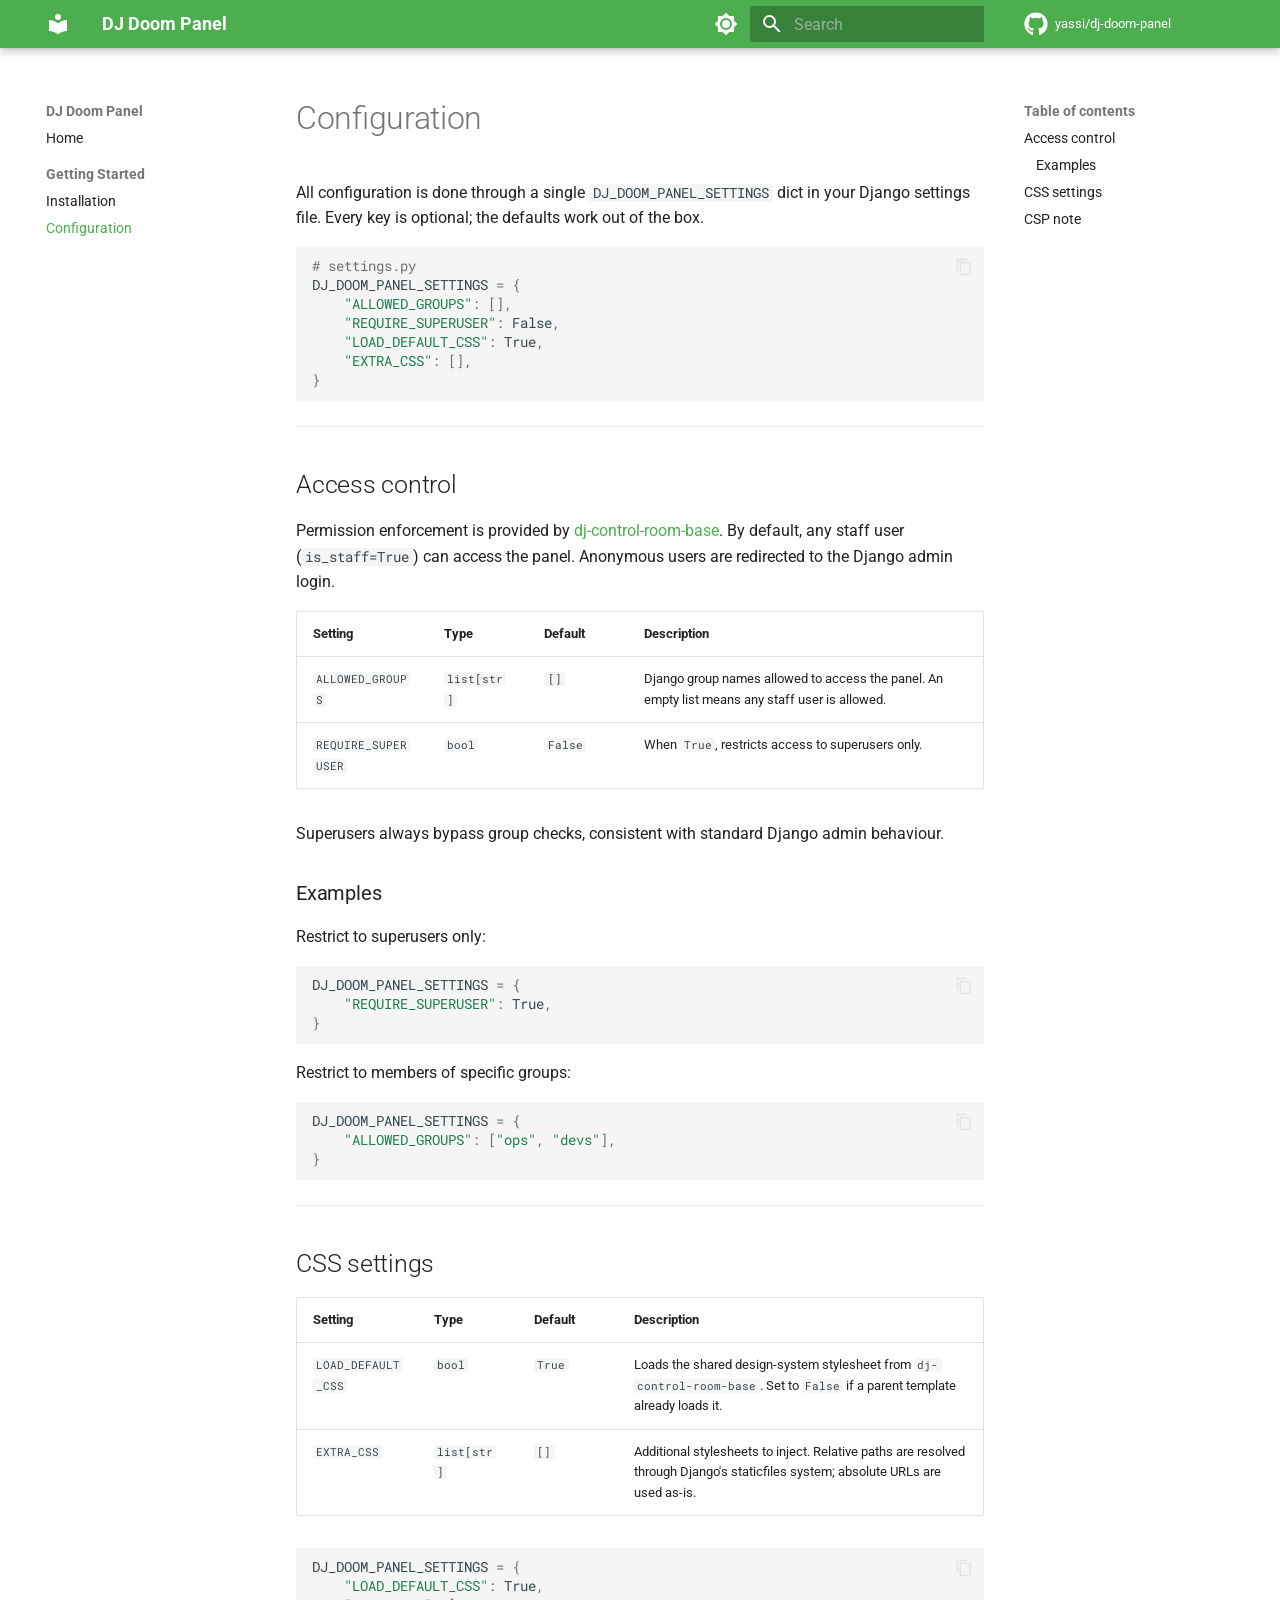
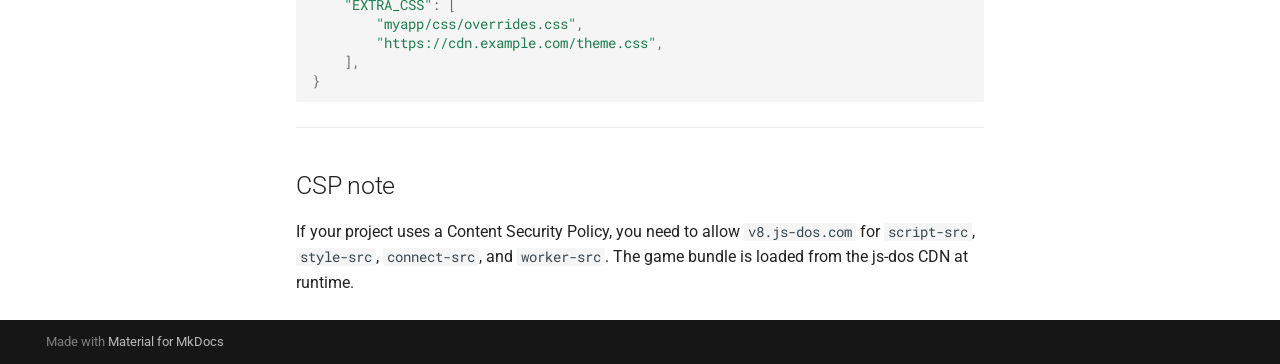
<file: configuration/index.html>
<!doctype html>
<html lang="en" class="no-js">
  <head>
    
      <meta charset="utf-8">
      <meta name="viewport" content="width=device-width,initial-scale=1">
      
        <meta name="description" content="Kill hordes of demons as the doomslayer">
      
      
        <meta name="author" content="Yasser Toruno">
      
      
        <link rel="canonical" href="https://yassi.github.io/dj-doom-panel/configuration/">
      
      
        <link rel="prev" href="../installation/">
      
      
      <link rel="icon" href="../assets/images/favicon.png">
      <meta name="generator" content="mkdocs-1.6.1, mkdocs-material-9.1.12">
    
    
      
        <title>Configuration - DJ Doom Panel</title>
      
    
    
      <link rel="stylesheet" href="../assets/stylesheets/main.85bb2934.min.css">
      
        
        <link rel="stylesheet" href="../assets/stylesheets/palette.a6bdf11c.min.css">
      
      

    
    
    
      
        
        
        <link rel="preconnect" href="https://fonts.gstatic.com" crossorigin>
        <link rel="stylesheet" href="https://fonts.googleapis.com/css?family=Roboto:300,300i,400,400i,700,700i%7CRoboto+Mono:400,400i,700,700i&display=fallback">
        <style>:root{--md-text-font:"Roboto";--md-code-font:"Roboto Mono"}</style>
      
    
    
    <script>__md_scope=new URL("..",location),__md_hash=e=>[...e].reduce((e,_)=>(e<<5)-e+_.charCodeAt(0),0),__md_get=(e,_=localStorage,t=__md_scope)=>JSON.parse(_.getItem(t.pathname+"."+e)),__md_set=(e,_,t=localStorage,a=__md_scope)=>{try{t.setItem(a.pathname+"."+e,JSON.stringify(_))}catch(e){}}</script>
    
      

    
    
    
  </head>
  
  
    
    
      
    
    
    
    
    <body dir="ltr" data-md-color-scheme="default" data-md-color-primary="green" data-md-color-accent="green">
  
    
    
      <script>var palette=__md_get("__palette");if(palette&&"object"==typeof palette.color)for(var key of Object.keys(palette.color))document.body.setAttribute("data-md-color-"+key,palette.color[key])</script>
    
    <input class="md-toggle" data-md-toggle="drawer" type="checkbox" id="__drawer" autocomplete="off">
    <input class="md-toggle" data-md-toggle="search" type="checkbox" id="__search" autocomplete="off">
    <label class="md-overlay" for="__drawer"></label>
    <div data-md-component="skip">
      
        
        <a href="#configuration" class="md-skip">
          Skip to content
        </a>
      
    </div>
    <div data-md-component="announce">
      
    </div>
    
    
      

  

<header class="md-header md-header--shadow md-header--lifted" data-md-component="header">
  <nav class="md-header__inner md-grid" aria-label="Header">
    <a href=".." title="DJ Doom Panel" class="md-header__button md-logo" aria-label="DJ Doom Panel" data-md-component="logo">
      
  
  <svg xmlns="http://www.w3.org/2000/svg" viewBox="0 0 24 24"><path d="M12 8a3 3 0 0 0 3-3 3 3 0 0 0-3-3 3 3 0 0 0-3 3 3 3 0 0 0 3 3m0 3.54C9.64 9.35 6.5 8 3 8v11c3.5 0 6.64 1.35 9 3.54 2.36-2.19 5.5-3.54 9-3.54V8c-3.5 0-6.64 1.35-9 3.54Z"/></svg>

    </a>
    <label class="md-header__button md-icon" for="__drawer">
      <svg xmlns="http://www.w3.org/2000/svg" viewBox="0 0 24 24"><path d="M3 6h18v2H3V6m0 5h18v2H3v-2m0 5h18v2H3v-2Z"/></svg>
    </label>
    <div class="md-header__title" data-md-component="header-title">
      <div class="md-header__ellipsis">
        <div class="md-header__topic">
          <span class="md-ellipsis">
            DJ Doom Panel
          </span>
        </div>
        <div class="md-header__topic" data-md-component="header-topic">
          <span class="md-ellipsis">
            
              Configuration
            
          </span>
        </div>
      </div>
    </div>
    
      
        <form class="md-header__option" data-md-component="palette">
          
            
            
            
            <input class="md-option" data-md-color-media="" data-md-color-scheme="default" data-md-color-primary="green" data-md-color-accent="green"  aria-label="Switch to dark mode"  type="radio" name="__palette" id="__palette_1">
            
              <label class="md-header__button md-icon" title="Switch to dark mode" for="__palette_2" hidden>
                <svg xmlns="http://www.w3.org/2000/svg" viewBox="0 0 24 24"><path d="M12 8a4 4 0 0 0-4 4 4 4 0 0 0 4 4 4 4 0 0 0 4-4 4 4 0 0 0-4-4m0 10a6 6 0 0 1-6-6 6 6 0 0 1 6-6 6 6 0 0 1 6 6 6 6 0 0 1-6 6m8-9.31V4h-4.69L12 .69 8.69 4H4v4.69L.69 12 4 15.31V20h4.69L12 23.31 15.31 20H20v-4.69L23.31 12 20 8.69Z"/></svg>
              </label>
            
          
            
            
            
            <input class="md-option" data-md-color-media="" data-md-color-scheme="slate" data-md-color-primary="green" data-md-color-accent="green"  aria-label="Switch to light mode"  type="radio" name="__palette" id="__palette_2">
            
              <label class="md-header__button md-icon" title="Switch to light mode" for="__palette_1" hidden>
                <svg xmlns="http://www.w3.org/2000/svg" viewBox="0 0 24 24"><path d="M12 18c-.89 0-1.74-.2-2.5-.55C11.56 16.5 13 14.42 13 12c0-2.42-1.44-4.5-3.5-5.45C10.26 6.2 11.11 6 12 6a6 6 0 0 1 6 6 6 6 0 0 1-6 6m8-9.31V4h-4.69L12 .69 8.69 4H4v4.69L.69 12 4 15.31V20h4.69L12 23.31 15.31 20H20v-4.69L23.31 12 20 8.69Z"/></svg>
              </label>
            
          
        </form>
      
    
    
    
      <label class="md-header__button md-icon" for="__search">
        <svg xmlns="http://www.w3.org/2000/svg" viewBox="0 0 24 24"><path d="M9.5 3A6.5 6.5 0 0 1 16 9.5c0 1.61-.59 3.09-1.56 4.23l.27.27h.79l5 5-1.5 1.5-5-5v-.79l-.27-.27A6.516 6.516 0 0 1 9.5 16 6.5 6.5 0 0 1 3 9.5 6.5 6.5 0 0 1 9.5 3m0 2C7 5 5 7 5 9.5S7 14 9.5 14 14 12 14 9.5 12 5 9.5 5Z"/></svg>
      </label>
      <div class="md-search" data-md-component="search" role="dialog">
  <label class="md-search__overlay" for="__search"></label>
  <div class="md-search__inner" role="search">
    <form class="md-search__form" name="search">
      <input type="text" class="md-search__input" name="query" aria-label="Search" placeholder="Search" autocapitalize="off" autocorrect="off" autocomplete="off" spellcheck="false" data-md-component="search-query" required>
      <label class="md-search__icon md-icon" for="__search">
        <svg xmlns="http://www.w3.org/2000/svg" viewBox="0 0 24 24"><path d="M9.5 3A6.5 6.5 0 0 1 16 9.5c0 1.61-.59 3.09-1.56 4.23l.27.27h.79l5 5-1.5 1.5-5-5v-.79l-.27-.27A6.516 6.516 0 0 1 9.5 16 6.5 6.5 0 0 1 3 9.5 6.5 6.5 0 0 1 9.5 3m0 2C7 5 5 7 5 9.5S7 14 9.5 14 14 12 14 9.5 12 5 9.5 5Z"/></svg>
        <svg xmlns="http://www.w3.org/2000/svg" viewBox="0 0 24 24"><path d="M20 11v2H8l5.5 5.5-1.42 1.42L4.16 12l7.92-7.92L13.5 5.5 8 11h12Z"/></svg>
      </label>
      <nav class="md-search__options" aria-label="Search">
        
          <a href="javascript:void(0)" class="md-search__icon md-icon" title="Share" aria-label="Share" data-clipboard data-clipboard-text="" data-md-component="search-share" tabindex="-1">
            <svg xmlns="http://www.w3.org/2000/svg" viewBox="0 0 24 24"><path d="M18 16.08c-.76 0-1.44.3-1.96.77L8.91 12.7c.05-.23.09-.46.09-.7 0-.24-.04-.47-.09-.7l7.05-4.11c.54.5 1.25.81 2.04.81a3 3 0 0 0 3-3 3 3 0 0 0-3-3 3 3 0 0 0-3 3c0 .24.04.47.09.7L8.04 9.81C7.5 9.31 6.79 9 6 9a3 3 0 0 0-3 3 3 3 0 0 0 3 3c.79 0 1.5-.31 2.04-.81l7.12 4.15c-.05.21-.08.43-.08.66 0 1.61 1.31 2.91 2.92 2.91 1.61 0 2.92-1.3 2.92-2.91A2.92 2.92 0 0 0 18 16.08Z"/></svg>
          </a>
        
        <button type="reset" class="md-search__icon md-icon" title="Clear" aria-label="Clear" tabindex="-1">
          <svg xmlns="http://www.w3.org/2000/svg" viewBox="0 0 24 24"><path d="M19 6.41 17.59 5 12 10.59 6.41 5 5 6.41 10.59 12 5 17.59 6.41 19 12 13.41 17.59 19 19 17.59 13.41 12 19 6.41Z"/></svg>
        </button>
      </nav>
      
    </form>
    <div class="md-search__output">
      <div class="md-search__scrollwrap" data-md-scrollfix>
        <div class="md-search-result" data-md-component="search-result">
          <div class="md-search-result__meta">
            Initializing search
          </div>
          <ol class="md-search-result__list" role="presentation"></ol>
        </div>
      </div>
    </div>
  </div>
</div>
    
    
      <div class="md-header__source">
        <a href="https://github.com/yassi/dj-doom-panel" title="Go to repository" class="md-source" data-md-component="source">
  <div class="md-source__icon md-icon">
    
    <svg xmlns="http://www.w3.org/2000/svg" viewBox="0 0 496 512"><!--! Font Awesome Free 6.4.0 by @fontawesome - https://fontawesome.com License - https://fontawesome.com/license/free (Icons: CC BY 4.0, Fonts: SIL OFL 1.1, Code: MIT License) Copyright 2023 Fonticons, Inc.--><path d="M165.9 397.4c0 2-2.3 3.6-5.2 3.6-3.3.3-5.6-1.3-5.6-3.6 0-2 2.3-3.6 5.2-3.6 3-.3 5.6 1.3 5.6 3.6zm-31.1-4.5c-.7 2 1.3 4.3 4.3 4.9 2.6 1 5.6 0 6.2-2s-1.3-4.3-4.3-5.2c-2.6-.7-5.5.3-6.2 2.3zm44.2-1.7c-2.9.7-4.9 2.6-4.6 4.9.3 2 2.9 3.3 5.9 2.6 2.9-.7 4.9-2.6 4.6-4.6-.3-1.9-3-3.2-5.9-2.9zM244.8 8C106.1 8 0 113.3 0 252c0 110.9 69.8 205.8 169.5 239.2 12.8 2.3 17.3-5.6 17.3-12.1 0-6.2-.3-40.4-.3-61.4 0 0-70 15-84.7-29.8 0 0-11.4-29.1-27.8-36.6 0 0-22.9-15.7 1.6-15.4 0 0 24.9 2 38.6 25.8 21.9 38.6 58.6 27.5 72.9 20.9 2.3-16 8.8-27.1 16-33.7-55.9-6.2-112.3-14.3-112.3-110.5 0-27.5 7.6-41.3 23.6-58.9-2.6-6.5-11.1-33.3 2.6-67.9 20.9-6.5 69 27 69 27 20-5.6 41.5-8.5 62.8-8.5s42.8 2.9 62.8 8.5c0 0 48.1-33.6 69-27 13.7 34.7 5.2 61.4 2.6 67.9 16 17.7 25.8 31.5 25.8 58.9 0 96.5-58.9 104.2-114.8 110.5 9.2 7.9 17 22.9 17 46.4 0 33.7-.3 75.4-.3 83.6 0 6.5 4.6 14.4 17.3 12.1C428.2 457.8 496 362.9 496 252 496 113.3 383.5 8 244.8 8zM97.2 352.9c-1.3 1-1 3.3.7 5.2 1.6 1.6 3.9 2.3 5.2 1 1.3-1 1-3.3-.7-5.2-1.6-1.6-3.9-2.3-5.2-1zm-10.8-8.1c-.7 1.3.3 2.9 2.3 3.9 1.6 1 3.6.7 4.3-.7.7-1.3-.3-2.9-2.3-3.9-2-.6-3.6-.3-4.3.7zm32.4 35.6c-1.6 1.3-1 4.3 1.3 6.2 2.3 2.3 5.2 2.6 6.5 1 1.3-1.3.7-4.3-1.3-6.2-2.2-2.3-5.2-2.6-6.5-1zm-11.4-14.7c-1.6 1-1.6 3.6 0 5.9 1.6 2.3 4.3 3.3 5.6 2.3 1.6-1.3 1.6-3.9 0-6.2-1.4-2.3-4-3.3-5.6-2z"/></svg>
  </div>
  <div class="md-source__repository">
    yassi/dj-doom-panel
  </div>
</a>
      </div>
    
  </nav>
  
    
  
</header>
    
    <div class="md-container" data-md-component="container">
      
      
        
      
      <main class="md-main" data-md-component="main">
        <div class="md-main__inner md-grid">
          
            
              
              <div class="md-sidebar md-sidebar--primary" data-md-component="sidebar" data-md-type="navigation" >
                <div class="md-sidebar__scrollwrap">
                  <div class="md-sidebar__inner">
                    


<nav class="md-nav md-nav--primary" aria-label="Navigation" data-md-level="0">
  <label class="md-nav__title" for="__drawer">
    <a href=".." title="DJ Doom Panel" class="md-nav__button md-logo" aria-label="DJ Doom Panel" data-md-component="logo">
      
  
  <svg xmlns="http://www.w3.org/2000/svg" viewBox="0 0 24 24"><path d="M12 8a3 3 0 0 0 3-3 3 3 0 0 0-3-3 3 3 0 0 0-3 3 3 3 0 0 0 3 3m0 3.54C9.64 9.35 6.5 8 3 8v11c3.5 0 6.64 1.35 9 3.54 2.36-2.19 5.5-3.54 9-3.54V8c-3.5 0-6.64 1.35-9 3.54Z"/></svg>

    </a>
    DJ Doom Panel
  </label>
  
    <div class="md-nav__source">
      <a href="https://github.com/yassi/dj-doom-panel" title="Go to repository" class="md-source" data-md-component="source">
  <div class="md-source__icon md-icon">
    
    <svg xmlns="http://www.w3.org/2000/svg" viewBox="0 0 496 512"><!--! Font Awesome Free 6.4.0 by @fontawesome - https://fontawesome.com License - https://fontawesome.com/license/free (Icons: CC BY 4.0, Fonts: SIL OFL 1.1, Code: MIT License) Copyright 2023 Fonticons, Inc.--><path d="M165.9 397.4c0 2-2.3 3.6-5.2 3.6-3.3.3-5.6-1.3-5.6-3.6 0-2 2.3-3.6 5.2-3.6 3-.3 5.6 1.3 5.6 3.6zm-31.1-4.5c-.7 2 1.3 4.3 4.3 4.9 2.6 1 5.6 0 6.2-2s-1.3-4.3-4.3-5.2c-2.6-.7-5.5.3-6.2 2.3zm44.2-1.7c-2.9.7-4.9 2.6-4.6 4.9.3 2 2.9 3.3 5.9 2.6 2.9-.7 4.9-2.6 4.6-4.6-.3-1.9-3-3.2-5.9-2.9zM244.8 8C106.1 8 0 113.3 0 252c0 110.9 69.8 205.8 169.5 239.2 12.8 2.3 17.3-5.6 17.3-12.1 0-6.2-.3-40.4-.3-61.4 0 0-70 15-84.7-29.8 0 0-11.4-29.1-27.8-36.6 0 0-22.9-15.7 1.6-15.4 0 0 24.9 2 38.6 25.8 21.9 38.6 58.6 27.5 72.9 20.9 2.3-16 8.8-27.1 16-33.7-55.9-6.2-112.3-14.3-112.3-110.5 0-27.5 7.6-41.3 23.6-58.9-2.6-6.5-11.1-33.3 2.6-67.9 20.9-6.5 69 27 69 27 20-5.6 41.5-8.5 62.8-8.5s42.8 2.9 62.8 8.5c0 0 48.1-33.6 69-27 13.7 34.7 5.2 61.4 2.6 67.9 16 17.7 25.8 31.5 25.8 58.9 0 96.5-58.9 104.2-114.8 110.5 9.2 7.9 17 22.9 17 46.4 0 33.7-.3 75.4-.3 83.6 0 6.5 4.6 14.4 17.3 12.1C428.2 457.8 496 362.9 496 252 496 113.3 383.5 8 244.8 8zM97.2 352.9c-1.3 1-1 3.3.7 5.2 1.6 1.6 3.9 2.3 5.2 1 1.3-1 1-3.3-.7-5.2-1.6-1.6-3.9-2.3-5.2-1zm-10.8-8.1c-.7 1.3.3 2.9 2.3 3.9 1.6 1 3.6.7 4.3-.7.7-1.3-.3-2.9-2.3-3.9-2-.6-3.6-.3-4.3.7zm32.4 35.6c-1.6 1.3-1 4.3 1.3 6.2 2.3 2.3 5.2 2.6 6.5 1 1.3-1.3.7-4.3-1.3-6.2-2.2-2.3-5.2-2.6-6.5-1zm-11.4-14.7c-1.6 1-1.6 3.6 0 5.9 1.6 2.3 4.3 3.3 5.6 2.3 1.6-1.3 1.6-3.9 0-6.2-1.4-2.3-4-3.3-5.6-2z"/></svg>
  </div>
  <div class="md-source__repository">
    yassi/dj-doom-panel
  </div>
</a>
    </div>
  
  <ul class="md-nav__list" data-md-scrollfix>
    
      
      
      

  
  
  
    <li class="md-nav__item">
      <a href=".." class="md-nav__link">
        Home
      </a>
    </li>
  

    
      
      
      

  
  
    
  
  
    
      
    
    <li class="md-nav__item md-nav__item--active md-nav__item--section md-nav__item--nested">
      
      
      
      
      <input class="md-nav__toggle md-toggle " type="checkbox" id="__nav_2" checked>
      
      
      
        <label class="md-nav__link" for="__nav_2" id="__nav_2_label" tabindex="0">
          Getting Started
          <span class="md-nav__icon md-icon"></span>
        </label>
      
      <nav class="md-nav" data-md-level="1" aria-labelledby="__nav_2_label" aria-expanded="true">
        <label class="md-nav__title" for="__nav_2">
          <span class="md-nav__icon md-icon"></span>
          Getting Started
        </label>
        <ul class="md-nav__list" data-md-scrollfix>
          
            
              
  
  
  
    <li class="md-nav__item">
      <a href="../installation/" class="md-nav__link">
        Installation
      </a>
    </li>
  

            
          
            
              
  
  
    
  
  
    <li class="md-nav__item md-nav__item--active">
      
      <input class="md-nav__toggle md-toggle" type="checkbox" id="__toc">
      
      
        
      
      
        <label class="md-nav__link md-nav__link--active" for="__toc">
          Configuration
          <span class="md-nav__icon md-icon"></span>
        </label>
      
      <a href="./" class="md-nav__link md-nav__link--active">
        Configuration
      </a>
      
        

<nav class="md-nav md-nav--secondary" aria-label="Table of contents">
  
  
  
    
  
  
    <label class="md-nav__title" for="__toc">
      <span class="md-nav__icon md-icon"></span>
      Table of contents
    </label>
    <ul class="md-nav__list" data-md-component="toc" data-md-scrollfix>
      
        <li class="md-nav__item">
  <a href="#access-control" class="md-nav__link">
    Access control
  </a>
  
    <nav class="md-nav" aria-label="Access control">
      <ul class="md-nav__list">
        
          <li class="md-nav__item">
  <a href="#examples" class="md-nav__link">
    Examples
  </a>
  
</li>
        
      </ul>
    </nav>
  
</li>
      
        <li class="md-nav__item">
  <a href="#css-settings" class="md-nav__link">
    CSS settings
  </a>
  
</li>
      
        <li class="md-nav__item">
  <a href="#csp-note" class="md-nav__link">
    CSP note
  </a>
  
</li>
      
    </ul>
  
</nav>
      
    </li>
  

            
          
        </ul>
      </nav>
    </li>
  

    
  </ul>
</nav>
                  </div>
                </div>
              </div>
            
            
              
              <div class="md-sidebar md-sidebar--secondary" data-md-component="sidebar" data-md-type="toc" >
                <div class="md-sidebar__scrollwrap">
                  <div class="md-sidebar__inner">
                    

<nav class="md-nav md-nav--secondary" aria-label="Table of contents">
  
  
  
    
  
  
    <label class="md-nav__title" for="__toc">
      <span class="md-nav__icon md-icon"></span>
      Table of contents
    </label>
    <ul class="md-nav__list" data-md-component="toc" data-md-scrollfix>
      
        <li class="md-nav__item">
  <a href="#access-control" class="md-nav__link">
    Access control
  </a>
  
    <nav class="md-nav" aria-label="Access control">
      <ul class="md-nav__list">
        
          <li class="md-nav__item">
  <a href="#examples" class="md-nav__link">
    Examples
  </a>
  
</li>
        
      </ul>
    </nav>
  
</li>
      
        <li class="md-nav__item">
  <a href="#css-settings" class="md-nav__link">
    CSS settings
  </a>
  
</li>
      
        <li class="md-nav__item">
  <a href="#csp-note" class="md-nav__link">
    CSP note
  </a>
  
</li>
      
    </ul>
  
</nav>
                  </div>
                </div>
              </div>
            
          
          
            <div class="md-content" data-md-component="content">
              <article class="md-content__inner md-typeset">
                
                  

  
  


<h1 id="configuration">Configuration</h1>
<p>All configuration is done through a single <code>DJ_DOOM_PANEL_SETTINGS</code> dict in your Django settings file. Every key is optional; the defaults work out of the box.</p>
<div class="language-python highlight"><pre><span></span><code><span id="__span-0-1"><a id="__codelineno-0-1" name="__codelineno-0-1" href="#__codelineno-0-1"></a><span class="c1"># settings.py</span>
</span><span id="__span-0-2"><a id="__codelineno-0-2" name="__codelineno-0-2" href="#__codelineno-0-2"></a><span class="n">DJ_DOOM_PANEL_SETTINGS</span> <span class="o">=</span> <span class="p">{</span>
</span><span id="__span-0-3"><a id="__codelineno-0-3" name="__codelineno-0-3" href="#__codelineno-0-3"></a>    <span class="s2">&quot;ALLOWED_GROUPS&quot;</span><span class="p">:</span> <span class="p">[],</span>
</span><span id="__span-0-4"><a id="__codelineno-0-4" name="__codelineno-0-4" href="#__codelineno-0-4"></a>    <span class="s2">&quot;REQUIRE_SUPERUSER&quot;</span><span class="p">:</span> <span class="kc">False</span><span class="p">,</span>
</span><span id="__span-0-5"><a id="__codelineno-0-5" name="__codelineno-0-5" href="#__codelineno-0-5"></a>    <span class="s2">&quot;LOAD_DEFAULT_CSS&quot;</span><span class="p">:</span> <span class="kc">True</span><span class="p">,</span>
</span><span id="__span-0-6"><a id="__codelineno-0-6" name="__codelineno-0-6" href="#__codelineno-0-6"></a>    <span class="s2">&quot;EXTRA_CSS&quot;</span><span class="p">:</span> <span class="p">[],</span>
</span><span id="__span-0-7"><a id="__codelineno-0-7" name="__codelineno-0-7" href="#__codelineno-0-7"></a><span class="p">}</span>
</span></code></pre></div>
<hr />
<h2 id="access-control">Access control</h2>
<p>Permission enforcement is provided by <a href="https://github.com/yassi/dj-control-room-base">dj-control-room-base</a>. By default, any staff user (<code>is_staff=True</code>) can access the panel. Anonymous users are redirected to the Django admin login.</p>
<table>
<thead>
<tr>
<th>Setting</th>
<th>Type</th>
<th>Default</th>
<th>Description</th>
</tr>
</thead>
<tbody>
<tr>
<td><code>ALLOWED_GROUPS</code></td>
<td><code>list[str]</code></td>
<td><code>[]</code></td>
<td>Django group names allowed to access the panel. An empty list means any staff user is allowed.</td>
</tr>
<tr>
<td><code>REQUIRE_SUPERUSER</code></td>
<td><code>bool</code></td>
<td><code>False</code></td>
<td>When <code>True</code>, restricts access to superusers only.</td>
</tr>
</tbody>
</table>
<p>Superusers always bypass group checks, consistent with standard Django admin behaviour.</p>
<h3 id="examples">Examples</h3>
<p>Restrict to superusers only:</p>
<div class="language-python highlight"><pre><span></span><code><span id="__span-1-1"><a id="__codelineno-1-1" name="__codelineno-1-1" href="#__codelineno-1-1"></a><span class="n">DJ_DOOM_PANEL_SETTINGS</span> <span class="o">=</span> <span class="p">{</span>
</span><span id="__span-1-2"><a id="__codelineno-1-2" name="__codelineno-1-2" href="#__codelineno-1-2"></a>    <span class="s2">&quot;REQUIRE_SUPERUSER&quot;</span><span class="p">:</span> <span class="kc">True</span><span class="p">,</span>
</span><span id="__span-1-3"><a id="__codelineno-1-3" name="__codelineno-1-3" href="#__codelineno-1-3"></a><span class="p">}</span>
</span></code></pre></div>
<p>Restrict to members of specific groups:</p>
<div class="language-python highlight"><pre><span></span><code><span id="__span-2-1"><a id="__codelineno-2-1" name="__codelineno-2-1" href="#__codelineno-2-1"></a><span class="n">DJ_DOOM_PANEL_SETTINGS</span> <span class="o">=</span> <span class="p">{</span>
</span><span id="__span-2-2"><a id="__codelineno-2-2" name="__codelineno-2-2" href="#__codelineno-2-2"></a>    <span class="s2">&quot;ALLOWED_GROUPS&quot;</span><span class="p">:</span> <span class="p">[</span><span class="s2">&quot;ops&quot;</span><span class="p">,</span> <span class="s2">&quot;devs&quot;</span><span class="p">],</span>
</span><span id="__span-2-3"><a id="__codelineno-2-3" name="__codelineno-2-3" href="#__codelineno-2-3"></a><span class="p">}</span>
</span></code></pre></div>
<hr />
<h2 id="css-settings">CSS settings</h2>
<table>
<thead>
<tr>
<th>Setting</th>
<th>Type</th>
<th>Default</th>
<th>Description</th>
</tr>
</thead>
<tbody>
<tr>
<td><code>LOAD_DEFAULT_CSS</code></td>
<td><code>bool</code></td>
<td><code>True</code></td>
<td>Loads the shared design-system stylesheet from <code>dj-control-room-base</code>. Set to <code>False</code> if a parent template already loads it.</td>
</tr>
<tr>
<td><code>EXTRA_CSS</code></td>
<td><code>list[str]</code></td>
<td><code>[]</code></td>
<td>Additional stylesheets to inject. Relative paths are resolved through Django's staticfiles system; absolute URLs are used as-is.</td>
</tr>
</tbody>
</table>
<div class="language-python highlight"><pre><span></span><code><span id="__span-3-1"><a id="__codelineno-3-1" name="__codelineno-3-1" href="#__codelineno-3-1"></a><span class="n">DJ_DOOM_PANEL_SETTINGS</span> <span class="o">=</span> <span class="p">{</span>
</span><span id="__span-3-2"><a id="__codelineno-3-2" name="__codelineno-3-2" href="#__codelineno-3-2"></a>    <span class="s2">&quot;LOAD_DEFAULT_CSS&quot;</span><span class="p">:</span> <span class="kc">True</span><span class="p">,</span>
</span><span id="__span-3-3"><a id="__codelineno-3-3" name="__codelineno-3-3" href="#__codelineno-3-3"></a>    <span class="s2">&quot;EXTRA_CSS&quot;</span><span class="p">:</span> <span class="p">[</span>
</span><span id="__span-3-4"><a id="__codelineno-3-4" name="__codelineno-3-4" href="#__codelineno-3-4"></a>        <span class="s2">&quot;myapp/css/overrides.css&quot;</span><span class="p">,</span>
</span><span id="__span-3-5"><a id="__codelineno-3-5" name="__codelineno-3-5" href="#__codelineno-3-5"></a>        <span class="s2">&quot;https://cdn.example.com/theme.css&quot;</span><span class="p">,</span>
</span><span id="__span-3-6"><a id="__codelineno-3-6" name="__codelineno-3-6" href="#__codelineno-3-6"></a>    <span class="p">],</span>
</span><span id="__span-3-7"><a id="__codelineno-3-7" name="__codelineno-3-7" href="#__codelineno-3-7"></a><span class="p">}</span>
</span></code></pre></div>
<hr />
<h2 id="csp-note">CSP note</h2>
<p>If your project uses a Content Security Policy, you need to allow <code>v8.js-dos.com</code> for <code>script-src</code>, <code>style-src</code>, <code>connect-src</code>, and <code>worker-src</code>. The game bundle is loaded from the js-dos CDN at runtime.</p>





                
              </article>
            </div>
          
          
        </div>
        
          <button type="button" class="md-top md-icon" data-md-component="top" hidden>
            <svg xmlns="http://www.w3.org/2000/svg" viewBox="0 0 24 24"><path d="M13 20h-2V8l-5.5 5.5-1.42-1.42L12 4.16l7.92 7.92-1.42 1.42L13 8v12Z"/></svg>
            Back to top
          </button>
        
      </main>
      
        <footer class="md-footer">
  
  <div class="md-footer-meta md-typeset">
    <div class="md-footer-meta__inner md-grid">
      <div class="md-copyright">
  
  
    Made with
    <a href="https://squidfunk.github.io/mkdocs-material/" target="_blank" rel="noopener">
      Material for MkDocs
    </a>
  
</div>
      
    </div>
  </div>
</footer>
      
    </div>
    <div class="md-dialog" data-md-component="dialog">
      <div class="md-dialog__inner md-typeset"></div>
    </div>
    
    <script id="__config" type="application/json">{"base": "..", "features": ["navigation.tabs.sticky", "navigation.sections", "navigation.expand", "navigation.path", "navigation.top", "search.highlight", "search.share", "content.code.copy", "content.code.annotate"], "search": "../assets/javascripts/workers/search.208ed371.min.js", "translations": {"clipboard.copied": "Copied to clipboard", "clipboard.copy": "Copy to clipboard", "search.result.more.one": "1 more on this page", "search.result.more.other": "# more on this page", "search.result.none": "No matching documents", "search.result.one": "1 matching document", "search.result.other": "# matching documents", "search.result.placeholder": "Type to start searching", "search.result.term.missing": "Missing", "select.version": "Select version"}}</script>
    
    
      <script src="../assets/javascripts/bundle.c2be25ad.min.js"></script>
      
    
  </body>
</html>
</file>
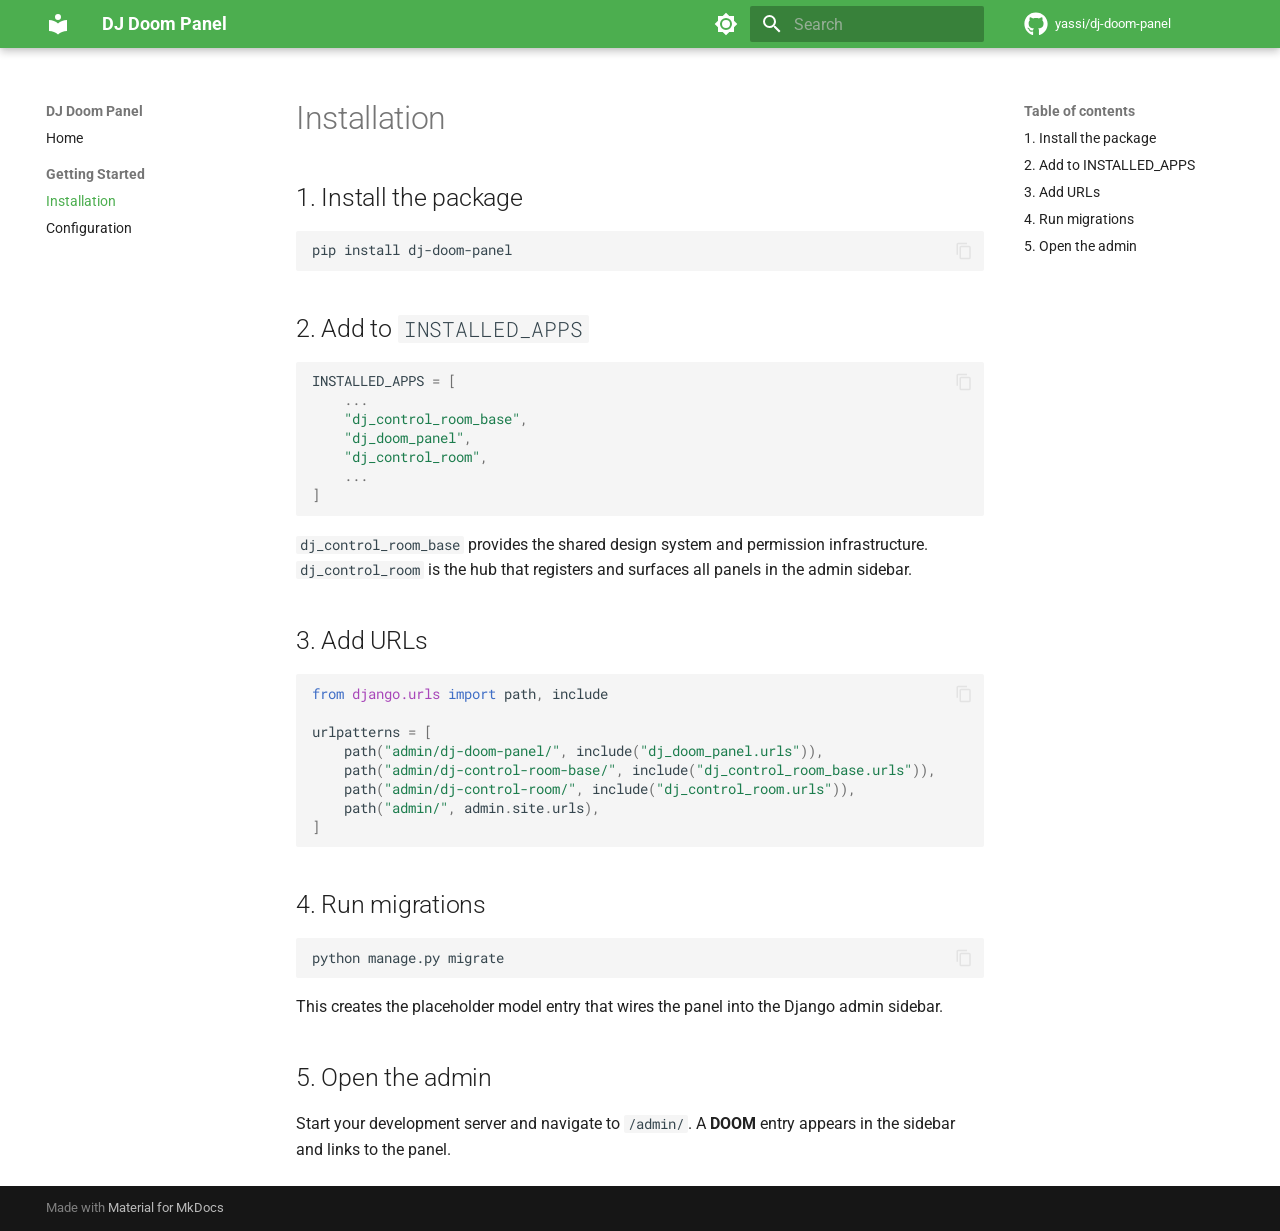
<file: installation/index.html>
<!doctype html>
<html lang="en" class="no-js">
  <head>
    
      <meta charset="utf-8">
      <meta name="viewport" content="width=device-width,initial-scale=1">
      
        <meta name="description" content="Kill hordes of demons as the doomslayer">
      
      
        <meta name="author" content="Yasser Toruno">
      
      
        <link rel="canonical" href="https://yassi.github.io/dj-doom-panel/installation/">
      
      
        <link rel="prev" href="..">
      
      
        <link rel="next" href="../configuration/">
      
      <link rel="icon" href="../assets/images/favicon.png">
      <meta name="generator" content="mkdocs-1.6.1, mkdocs-material-9.1.12">
    
    
      
        <title>Installation - DJ Doom Panel</title>
      
    
    
      <link rel="stylesheet" href="../assets/stylesheets/main.85bb2934.min.css">
      
        
        <link rel="stylesheet" href="../assets/stylesheets/palette.a6bdf11c.min.css">
      
      

    
    
    
      
        
        
        <link rel="preconnect" href="https://fonts.gstatic.com" crossorigin>
        <link rel="stylesheet" href="https://fonts.googleapis.com/css?family=Roboto:300,300i,400,400i,700,700i%7CRoboto+Mono:400,400i,700,700i&display=fallback">
        <style>:root{--md-text-font:"Roboto";--md-code-font:"Roboto Mono"}</style>
      
    
    
    <script>__md_scope=new URL("..",location),__md_hash=e=>[...e].reduce((e,_)=>(e<<5)-e+_.charCodeAt(0),0),__md_get=(e,_=localStorage,t=__md_scope)=>JSON.parse(_.getItem(t.pathname+"."+e)),__md_set=(e,_,t=localStorage,a=__md_scope)=>{try{t.setItem(a.pathname+"."+e,JSON.stringify(_))}catch(e){}}</script>
    
      

    
    
    
  </head>
  
  
    
    
      
    
    
    
    
    <body dir="ltr" data-md-color-scheme="default" data-md-color-primary="green" data-md-color-accent="green">
  
    
    
      <script>var palette=__md_get("__palette");if(palette&&"object"==typeof palette.color)for(var key of Object.keys(palette.color))document.body.setAttribute("data-md-color-"+key,palette.color[key])</script>
    
    <input class="md-toggle" data-md-toggle="drawer" type="checkbox" id="__drawer" autocomplete="off">
    <input class="md-toggle" data-md-toggle="search" type="checkbox" id="__search" autocomplete="off">
    <label class="md-overlay" for="__drawer"></label>
    <div data-md-component="skip">
      
        
        <a href="#installation" class="md-skip">
          Skip to content
        </a>
      
    </div>
    <div data-md-component="announce">
      
    </div>
    
    
      

  

<header class="md-header md-header--shadow md-header--lifted" data-md-component="header">
  <nav class="md-header__inner md-grid" aria-label="Header">
    <a href=".." title="DJ Doom Panel" class="md-header__button md-logo" aria-label="DJ Doom Panel" data-md-component="logo">
      
  
  <svg xmlns="http://www.w3.org/2000/svg" viewBox="0 0 24 24"><path d="M12 8a3 3 0 0 0 3-3 3 3 0 0 0-3-3 3 3 0 0 0-3 3 3 3 0 0 0 3 3m0 3.54C9.64 9.35 6.5 8 3 8v11c3.5 0 6.64 1.35 9 3.54 2.36-2.19 5.5-3.54 9-3.54V8c-3.5 0-6.64 1.35-9 3.54Z"/></svg>

    </a>
    <label class="md-header__button md-icon" for="__drawer">
      <svg xmlns="http://www.w3.org/2000/svg" viewBox="0 0 24 24"><path d="M3 6h18v2H3V6m0 5h18v2H3v-2m0 5h18v2H3v-2Z"/></svg>
    </label>
    <div class="md-header__title" data-md-component="header-title">
      <div class="md-header__ellipsis">
        <div class="md-header__topic">
          <span class="md-ellipsis">
            DJ Doom Panel
          </span>
        </div>
        <div class="md-header__topic" data-md-component="header-topic">
          <span class="md-ellipsis">
            
              Installation
            
          </span>
        </div>
      </div>
    </div>
    
      
        <form class="md-header__option" data-md-component="palette">
          
            
            
            
            <input class="md-option" data-md-color-media="" data-md-color-scheme="default" data-md-color-primary="green" data-md-color-accent="green"  aria-label="Switch to dark mode"  type="radio" name="__palette" id="__palette_1">
            
              <label class="md-header__button md-icon" title="Switch to dark mode" for="__palette_2" hidden>
                <svg xmlns="http://www.w3.org/2000/svg" viewBox="0 0 24 24"><path d="M12 8a4 4 0 0 0-4 4 4 4 0 0 0 4 4 4 4 0 0 0 4-4 4 4 0 0 0-4-4m0 10a6 6 0 0 1-6-6 6 6 0 0 1 6-6 6 6 0 0 1 6 6 6 6 0 0 1-6 6m8-9.31V4h-4.69L12 .69 8.69 4H4v4.69L.69 12 4 15.31V20h4.69L12 23.31 15.31 20H20v-4.69L23.31 12 20 8.69Z"/></svg>
              </label>
            
          
            
            
            
            <input class="md-option" data-md-color-media="" data-md-color-scheme="slate" data-md-color-primary="green" data-md-color-accent="green"  aria-label="Switch to light mode"  type="radio" name="__palette" id="__palette_2">
            
              <label class="md-header__button md-icon" title="Switch to light mode" for="__palette_1" hidden>
                <svg xmlns="http://www.w3.org/2000/svg" viewBox="0 0 24 24"><path d="M12 18c-.89 0-1.74-.2-2.5-.55C11.56 16.5 13 14.42 13 12c0-2.42-1.44-4.5-3.5-5.45C10.26 6.2 11.11 6 12 6a6 6 0 0 1 6 6 6 6 0 0 1-6 6m8-9.31V4h-4.69L12 .69 8.69 4H4v4.69L.69 12 4 15.31V20h4.69L12 23.31 15.31 20H20v-4.69L23.31 12 20 8.69Z"/></svg>
              </label>
            
          
        </form>
      
    
    
    
      <label class="md-header__button md-icon" for="__search">
        <svg xmlns="http://www.w3.org/2000/svg" viewBox="0 0 24 24"><path d="M9.5 3A6.5 6.5 0 0 1 16 9.5c0 1.61-.59 3.09-1.56 4.23l.27.27h.79l5 5-1.5 1.5-5-5v-.79l-.27-.27A6.516 6.516 0 0 1 9.5 16 6.5 6.5 0 0 1 3 9.5 6.5 6.5 0 0 1 9.5 3m0 2C7 5 5 7 5 9.5S7 14 9.5 14 14 12 14 9.5 12 5 9.5 5Z"/></svg>
      </label>
      <div class="md-search" data-md-component="search" role="dialog">
  <label class="md-search__overlay" for="__search"></label>
  <div class="md-search__inner" role="search">
    <form class="md-search__form" name="search">
      <input type="text" class="md-search__input" name="query" aria-label="Search" placeholder="Search" autocapitalize="off" autocorrect="off" autocomplete="off" spellcheck="false" data-md-component="search-query" required>
      <label class="md-search__icon md-icon" for="__search">
        <svg xmlns="http://www.w3.org/2000/svg" viewBox="0 0 24 24"><path d="M9.5 3A6.5 6.5 0 0 1 16 9.5c0 1.61-.59 3.09-1.56 4.23l.27.27h.79l5 5-1.5 1.5-5-5v-.79l-.27-.27A6.516 6.516 0 0 1 9.5 16 6.5 6.5 0 0 1 3 9.5 6.5 6.5 0 0 1 9.5 3m0 2C7 5 5 7 5 9.5S7 14 9.5 14 14 12 14 9.5 12 5 9.5 5Z"/></svg>
        <svg xmlns="http://www.w3.org/2000/svg" viewBox="0 0 24 24"><path d="M20 11v2H8l5.5 5.5-1.42 1.42L4.16 12l7.92-7.92L13.5 5.5 8 11h12Z"/></svg>
      </label>
      <nav class="md-search__options" aria-label="Search">
        
          <a href="javascript:void(0)" class="md-search__icon md-icon" title="Share" aria-label="Share" data-clipboard data-clipboard-text="" data-md-component="search-share" tabindex="-1">
            <svg xmlns="http://www.w3.org/2000/svg" viewBox="0 0 24 24"><path d="M18 16.08c-.76 0-1.44.3-1.96.77L8.91 12.7c.05-.23.09-.46.09-.7 0-.24-.04-.47-.09-.7l7.05-4.11c.54.5 1.25.81 2.04.81a3 3 0 0 0 3-3 3 3 0 0 0-3-3 3 3 0 0 0-3 3c0 .24.04.47.09.7L8.04 9.81C7.5 9.31 6.79 9 6 9a3 3 0 0 0-3 3 3 3 0 0 0 3 3c.79 0 1.5-.31 2.04-.81l7.12 4.15c-.05.21-.08.43-.08.66 0 1.61 1.31 2.91 2.92 2.91 1.61 0 2.92-1.3 2.92-2.91A2.92 2.92 0 0 0 18 16.08Z"/></svg>
          </a>
        
        <button type="reset" class="md-search__icon md-icon" title="Clear" aria-label="Clear" tabindex="-1">
          <svg xmlns="http://www.w3.org/2000/svg" viewBox="0 0 24 24"><path d="M19 6.41 17.59 5 12 10.59 6.41 5 5 6.41 10.59 12 5 17.59 6.41 19 12 13.41 17.59 19 19 17.59 13.41 12 19 6.41Z"/></svg>
        </button>
      </nav>
      
    </form>
    <div class="md-search__output">
      <div class="md-search__scrollwrap" data-md-scrollfix>
        <div class="md-search-result" data-md-component="search-result">
          <div class="md-search-result__meta">
            Initializing search
          </div>
          <ol class="md-search-result__list" role="presentation"></ol>
        </div>
      </div>
    </div>
  </div>
</div>
    
    
      <div class="md-header__source">
        <a href="https://github.com/yassi/dj-doom-panel" title="Go to repository" class="md-source" data-md-component="source">
  <div class="md-source__icon md-icon">
    
    <svg xmlns="http://www.w3.org/2000/svg" viewBox="0 0 496 512"><!--! Font Awesome Free 6.4.0 by @fontawesome - https://fontawesome.com License - https://fontawesome.com/license/free (Icons: CC BY 4.0, Fonts: SIL OFL 1.1, Code: MIT License) Copyright 2023 Fonticons, Inc.--><path d="M165.9 397.4c0 2-2.3 3.6-5.2 3.6-3.3.3-5.6-1.3-5.6-3.6 0-2 2.3-3.6 5.2-3.6 3-.3 5.6 1.3 5.6 3.6zm-31.1-4.5c-.7 2 1.3 4.3 4.3 4.9 2.6 1 5.6 0 6.2-2s-1.3-4.3-4.3-5.2c-2.6-.7-5.5.3-6.2 2.3zm44.2-1.7c-2.9.7-4.9 2.6-4.6 4.9.3 2 2.9 3.3 5.9 2.6 2.9-.7 4.9-2.6 4.6-4.6-.3-1.9-3-3.2-5.9-2.9zM244.8 8C106.1 8 0 113.3 0 252c0 110.9 69.8 205.8 169.5 239.2 12.8 2.3 17.3-5.6 17.3-12.1 0-6.2-.3-40.4-.3-61.4 0 0-70 15-84.7-29.8 0 0-11.4-29.1-27.8-36.6 0 0-22.9-15.7 1.6-15.4 0 0 24.9 2 38.6 25.8 21.9 38.6 58.6 27.5 72.9 20.9 2.3-16 8.8-27.1 16-33.7-55.9-6.2-112.3-14.3-112.3-110.5 0-27.5 7.6-41.3 23.6-58.9-2.6-6.5-11.1-33.3 2.6-67.9 20.9-6.5 69 27 69 27 20-5.6 41.5-8.5 62.8-8.5s42.8 2.9 62.8 8.5c0 0 48.1-33.6 69-27 13.7 34.7 5.2 61.4 2.6 67.9 16 17.7 25.8 31.5 25.8 58.9 0 96.5-58.9 104.2-114.8 110.5 9.2 7.9 17 22.9 17 46.4 0 33.7-.3 75.4-.3 83.6 0 6.5 4.6 14.4 17.3 12.1C428.2 457.8 496 362.9 496 252 496 113.3 383.5 8 244.8 8zM97.2 352.9c-1.3 1-1 3.3.7 5.2 1.6 1.6 3.9 2.3 5.2 1 1.3-1 1-3.3-.7-5.2-1.6-1.6-3.9-2.3-5.2-1zm-10.8-8.1c-.7 1.3.3 2.9 2.3 3.9 1.6 1 3.6.7 4.3-.7.7-1.3-.3-2.9-2.3-3.9-2-.6-3.6-.3-4.3.7zm32.4 35.6c-1.6 1.3-1 4.3 1.3 6.2 2.3 2.3 5.2 2.6 6.5 1 1.3-1.3.7-4.3-1.3-6.2-2.2-2.3-5.2-2.6-6.5-1zm-11.4-14.7c-1.6 1-1.6 3.6 0 5.9 1.6 2.3 4.3 3.3 5.6 2.3 1.6-1.3 1.6-3.9 0-6.2-1.4-2.3-4-3.3-5.6-2z"/></svg>
  </div>
  <div class="md-source__repository">
    yassi/dj-doom-panel
  </div>
</a>
      </div>
    
  </nav>
  
    
  
</header>
    
    <div class="md-container" data-md-component="container">
      
      
        
      
      <main class="md-main" data-md-component="main">
        <div class="md-main__inner md-grid">
          
            
              
              <div class="md-sidebar md-sidebar--primary" data-md-component="sidebar" data-md-type="navigation" >
                <div class="md-sidebar__scrollwrap">
                  <div class="md-sidebar__inner">
                    


<nav class="md-nav md-nav--primary" aria-label="Navigation" data-md-level="0">
  <label class="md-nav__title" for="__drawer">
    <a href=".." title="DJ Doom Panel" class="md-nav__button md-logo" aria-label="DJ Doom Panel" data-md-component="logo">
      
  
  <svg xmlns="http://www.w3.org/2000/svg" viewBox="0 0 24 24"><path d="M12 8a3 3 0 0 0 3-3 3 3 0 0 0-3-3 3 3 0 0 0-3 3 3 3 0 0 0 3 3m0 3.54C9.64 9.35 6.5 8 3 8v11c3.5 0 6.64 1.35 9 3.54 2.36-2.19 5.5-3.54 9-3.54V8c-3.5 0-6.64 1.35-9 3.54Z"/></svg>

    </a>
    DJ Doom Panel
  </label>
  
    <div class="md-nav__source">
      <a href="https://github.com/yassi/dj-doom-panel" title="Go to repository" class="md-source" data-md-component="source">
  <div class="md-source__icon md-icon">
    
    <svg xmlns="http://www.w3.org/2000/svg" viewBox="0 0 496 512"><!--! Font Awesome Free 6.4.0 by @fontawesome - https://fontawesome.com License - https://fontawesome.com/license/free (Icons: CC BY 4.0, Fonts: SIL OFL 1.1, Code: MIT License) Copyright 2023 Fonticons, Inc.--><path d="M165.9 397.4c0 2-2.3 3.6-5.2 3.6-3.3.3-5.6-1.3-5.6-3.6 0-2 2.3-3.6 5.2-3.6 3-.3 5.6 1.3 5.6 3.6zm-31.1-4.5c-.7 2 1.3 4.3 4.3 4.9 2.6 1 5.6 0 6.2-2s-1.3-4.3-4.3-5.2c-2.6-.7-5.5.3-6.2 2.3zm44.2-1.7c-2.9.7-4.9 2.6-4.6 4.9.3 2 2.9 3.3 5.9 2.6 2.9-.7 4.9-2.6 4.6-4.6-.3-1.9-3-3.2-5.9-2.9zM244.8 8C106.1 8 0 113.3 0 252c0 110.9 69.8 205.8 169.5 239.2 12.8 2.3 17.3-5.6 17.3-12.1 0-6.2-.3-40.4-.3-61.4 0 0-70 15-84.7-29.8 0 0-11.4-29.1-27.8-36.6 0 0-22.9-15.7 1.6-15.4 0 0 24.9 2 38.6 25.8 21.9 38.6 58.6 27.5 72.9 20.9 2.3-16 8.8-27.1 16-33.7-55.9-6.2-112.3-14.3-112.3-110.5 0-27.5 7.6-41.3 23.6-58.9-2.6-6.5-11.1-33.3 2.6-67.9 20.9-6.5 69 27 69 27 20-5.6 41.5-8.5 62.8-8.5s42.8 2.9 62.8 8.5c0 0 48.1-33.6 69-27 13.7 34.7 5.2 61.4 2.6 67.9 16 17.7 25.8 31.5 25.8 58.9 0 96.5-58.9 104.2-114.8 110.5 9.2 7.9 17 22.9 17 46.4 0 33.7-.3 75.4-.3 83.6 0 6.5 4.6 14.4 17.3 12.1C428.2 457.8 496 362.9 496 252 496 113.3 383.5 8 244.8 8zM97.2 352.9c-1.3 1-1 3.3.7 5.2 1.6 1.6 3.9 2.3 5.2 1 1.3-1 1-3.3-.7-5.2-1.6-1.6-3.9-2.3-5.2-1zm-10.8-8.1c-.7 1.3.3 2.9 2.3 3.9 1.6 1 3.6.7 4.3-.7.7-1.3-.3-2.9-2.3-3.9-2-.6-3.6-.3-4.3.7zm32.4 35.6c-1.6 1.3-1 4.3 1.3 6.2 2.3 2.3 5.2 2.6 6.5 1 1.3-1.3.7-4.3-1.3-6.2-2.2-2.3-5.2-2.6-6.5-1zm-11.4-14.7c-1.6 1-1.6 3.6 0 5.9 1.6 2.3 4.3 3.3 5.6 2.3 1.6-1.3 1.6-3.9 0-6.2-1.4-2.3-4-3.3-5.6-2z"/></svg>
  </div>
  <div class="md-source__repository">
    yassi/dj-doom-panel
  </div>
</a>
    </div>
  
  <ul class="md-nav__list" data-md-scrollfix>
    
      
      
      

  
  
  
    <li class="md-nav__item">
      <a href=".." class="md-nav__link">
        Home
      </a>
    </li>
  

    
      
      
      

  
  
    
  
  
    
      
    
    <li class="md-nav__item md-nav__item--active md-nav__item--section md-nav__item--nested">
      
      
      
      
      <input class="md-nav__toggle md-toggle " type="checkbox" id="__nav_2" checked>
      
      
      
        <label class="md-nav__link" for="__nav_2" id="__nav_2_label" tabindex="0">
          Getting Started
          <span class="md-nav__icon md-icon"></span>
        </label>
      
      <nav class="md-nav" data-md-level="1" aria-labelledby="__nav_2_label" aria-expanded="true">
        <label class="md-nav__title" for="__nav_2">
          <span class="md-nav__icon md-icon"></span>
          Getting Started
        </label>
        <ul class="md-nav__list" data-md-scrollfix>
          
            
              
  
  
    
  
  
    <li class="md-nav__item md-nav__item--active">
      
      <input class="md-nav__toggle md-toggle" type="checkbox" id="__toc">
      
      
        
      
      
        <label class="md-nav__link md-nav__link--active" for="__toc">
          Installation
          <span class="md-nav__icon md-icon"></span>
        </label>
      
      <a href="./" class="md-nav__link md-nav__link--active">
        Installation
      </a>
      
        

<nav class="md-nav md-nav--secondary" aria-label="Table of contents">
  
  
  
    
  
  
    <label class="md-nav__title" for="__toc">
      <span class="md-nav__icon md-icon"></span>
      Table of contents
    </label>
    <ul class="md-nav__list" data-md-component="toc" data-md-scrollfix>
      
        <li class="md-nav__item">
  <a href="#1-install-the-package" class="md-nav__link">
    1. Install the package
  </a>
  
</li>
      
        <li class="md-nav__item">
  <a href="#2-add-to-installed_apps" class="md-nav__link">
    2. Add to INSTALLED_APPS
  </a>
  
</li>
      
        <li class="md-nav__item">
  <a href="#3-add-urls" class="md-nav__link">
    3. Add URLs
  </a>
  
</li>
      
        <li class="md-nav__item">
  <a href="#4-run-migrations" class="md-nav__link">
    4. Run migrations
  </a>
  
</li>
      
        <li class="md-nav__item">
  <a href="#5-open-the-admin" class="md-nav__link">
    5. Open the admin
  </a>
  
</li>
      
    </ul>
  
</nav>
      
    </li>
  

            
          
            
              
  
  
  
    <li class="md-nav__item">
      <a href="../configuration/" class="md-nav__link">
        Configuration
      </a>
    </li>
  

            
          
        </ul>
      </nav>
    </li>
  

    
  </ul>
</nav>
                  </div>
                </div>
              </div>
            
            
              
              <div class="md-sidebar md-sidebar--secondary" data-md-component="sidebar" data-md-type="toc" >
                <div class="md-sidebar__scrollwrap">
                  <div class="md-sidebar__inner">
                    

<nav class="md-nav md-nav--secondary" aria-label="Table of contents">
  
  
  
    
  
  
    <label class="md-nav__title" for="__toc">
      <span class="md-nav__icon md-icon"></span>
      Table of contents
    </label>
    <ul class="md-nav__list" data-md-component="toc" data-md-scrollfix>
      
        <li class="md-nav__item">
  <a href="#1-install-the-package" class="md-nav__link">
    1. Install the package
  </a>
  
</li>
      
        <li class="md-nav__item">
  <a href="#2-add-to-installed_apps" class="md-nav__link">
    2. Add to INSTALLED_APPS
  </a>
  
</li>
      
        <li class="md-nav__item">
  <a href="#3-add-urls" class="md-nav__link">
    3. Add URLs
  </a>
  
</li>
      
        <li class="md-nav__item">
  <a href="#4-run-migrations" class="md-nav__link">
    4. Run migrations
  </a>
  
</li>
      
        <li class="md-nav__item">
  <a href="#5-open-the-admin" class="md-nav__link">
    5. Open the admin
  </a>
  
</li>
      
    </ul>
  
</nav>
                  </div>
                </div>
              </div>
            
          
          
            <div class="md-content" data-md-component="content">
              <article class="md-content__inner md-typeset">
                
                  

  
  


<h1 id="installation">Installation</h1>
<h2 id="1-install-the-package">1. Install the package</h2>
<div class="language-bash highlight"><pre><span></span><code><span id="__span-0-1"><a id="__codelineno-0-1" name="__codelineno-0-1" href="#__codelineno-0-1"></a>pip<span class="w"> </span>install<span class="w"> </span>dj-doom-panel
</span></code></pre></div>
<h2 id="2-add-to-installed_apps">2. Add to <code>INSTALLED_APPS</code></h2>
<div class="language-python highlight"><pre><span></span><code><span id="__span-1-1"><a id="__codelineno-1-1" name="__codelineno-1-1" href="#__codelineno-1-1"></a><span class="n">INSTALLED_APPS</span> <span class="o">=</span> <span class="p">[</span>
</span><span id="__span-1-2"><a id="__codelineno-1-2" name="__codelineno-1-2" href="#__codelineno-1-2"></a>    <span class="o">...</span>
</span><span id="__span-1-3"><a id="__codelineno-1-3" name="__codelineno-1-3" href="#__codelineno-1-3"></a>    <span class="s2">&quot;dj_control_room_base&quot;</span><span class="p">,</span>
</span><span id="__span-1-4"><a id="__codelineno-1-4" name="__codelineno-1-4" href="#__codelineno-1-4"></a>    <span class="s2">&quot;dj_doom_panel&quot;</span><span class="p">,</span>
</span><span id="__span-1-5"><a id="__codelineno-1-5" name="__codelineno-1-5" href="#__codelineno-1-5"></a>    <span class="s2">&quot;dj_control_room&quot;</span><span class="p">,</span>
</span><span id="__span-1-6"><a id="__codelineno-1-6" name="__codelineno-1-6" href="#__codelineno-1-6"></a>    <span class="o">...</span>
</span><span id="__span-1-7"><a id="__codelineno-1-7" name="__codelineno-1-7" href="#__codelineno-1-7"></a><span class="p">]</span>
</span></code></pre></div>
<p><code>dj_control_room_base</code> provides the shared design system and permission infrastructure. <code>dj_control_room</code> is the hub that registers and surfaces all panels in the admin sidebar.</p>
<h2 id="3-add-urls">3. Add URLs</h2>
<div class="language-python highlight"><pre><span></span><code><span id="__span-2-1"><a id="__codelineno-2-1" name="__codelineno-2-1" href="#__codelineno-2-1"></a><span class="kn">from</span><span class="w"> </span><span class="nn">django.urls</span><span class="w"> </span><span class="kn">import</span> <span class="n">path</span><span class="p">,</span> <span class="n">include</span>
</span><span id="__span-2-2"><a id="__codelineno-2-2" name="__codelineno-2-2" href="#__codelineno-2-2"></a>
</span><span id="__span-2-3"><a id="__codelineno-2-3" name="__codelineno-2-3" href="#__codelineno-2-3"></a><span class="n">urlpatterns</span> <span class="o">=</span> <span class="p">[</span>
</span><span id="__span-2-4"><a id="__codelineno-2-4" name="__codelineno-2-4" href="#__codelineno-2-4"></a>    <span class="n">path</span><span class="p">(</span><span class="s2">&quot;admin/dj-doom-panel/&quot;</span><span class="p">,</span> <span class="n">include</span><span class="p">(</span><span class="s2">&quot;dj_doom_panel.urls&quot;</span><span class="p">)),</span>
</span><span id="__span-2-5"><a id="__codelineno-2-5" name="__codelineno-2-5" href="#__codelineno-2-5"></a>    <span class="n">path</span><span class="p">(</span><span class="s2">&quot;admin/dj-control-room-base/&quot;</span><span class="p">,</span> <span class="n">include</span><span class="p">(</span><span class="s2">&quot;dj_control_room_base.urls&quot;</span><span class="p">)),</span>
</span><span id="__span-2-6"><a id="__codelineno-2-6" name="__codelineno-2-6" href="#__codelineno-2-6"></a>    <span class="n">path</span><span class="p">(</span><span class="s2">&quot;admin/dj-control-room/&quot;</span><span class="p">,</span> <span class="n">include</span><span class="p">(</span><span class="s2">&quot;dj_control_room.urls&quot;</span><span class="p">)),</span>
</span><span id="__span-2-7"><a id="__codelineno-2-7" name="__codelineno-2-7" href="#__codelineno-2-7"></a>    <span class="n">path</span><span class="p">(</span><span class="s2">&quot;admin/&quot;</span><span class="p">,</span> <span class="n">admin</span><span class="o">.</span><span class="n">site</span><span class="o">.</span><span class="n">urls</span><span class="p">),</span>
</span><span id="__span-2-8"><a id="__codelineno-2-8" name="__codelineno-2-8" href="#__codelineno-2-8"></a><span class="p">]</span>
</span></code></pre></div>
<h2 id="4-run-migrations">4. Run migrations</h2>
<div class="language-bash highlight"><pre><span></span><code><span id="__span-3-1"><a id="__codelineno-3-1" name="__codelineno-3-1" href="#__codelineno-3-1"></a>python<span class="w"> </span>manage.py<span class="w"> </span>migrate
</span></code></pre></div>
<p>This creates the placeholder model entry that wires the panel into the Django admin sidebar.</p>
<h2 id="5-open-the-admin">5. Open the admin</h2>
<p>Start your development server and navigate to <code>/admin/</code>. A <strong>DOOM</strong> entry appears in the sidebar and links to the panel.</p>





                
              </article>
            </div>
          
          
        </div>
        
          <button type="button" class="md-top md-icon" data-md-component="top" hidden>
            <svg xmlns="http://www.w3.org/2000/svg" viewBox="0 0 24 24"><path d="M13 20h-2V8l-5.5 5.5-1.42-1.42L12 4.16l7.92 7.92-1.42 1.42L13 8v12Z"/></svg>
            Back to top
          </button>
        
      </main>
      
        <footer class="md-footer">
  
  <div class="md-footer-meta md-typeset">
    <div class="md-footer-meta__inner md-grid">
      <div class="md-copyright">
  
  
    Made with
    <a href="https://squidfunk.github.io/mkdocs-material/" target="_blank" rel="noopener">
      Material for MkDocs
    </a>
  
</div>
      
    </div>
  </div>
</footer>
      
    </div>
    <div class="md-dialog" data-md-component="dialog">
      <div class="md-dialog__inner md-typeset"></div>
    </div>
    
    <script id="__config" type="application/json">{"base": "..", "features": ["navigation.tabs.sticky", "navigation.sections", "navigation.expand", "navigation.path", "navigation.top", "search.highlight", "search.share", "content.code.copy", "content.code.annotate"], "search": "../assets/javascripts/workers/search.208ed371.min.js", "translations": {"clipboard.copied": "Copied to clipboard", "clipboard.copy": "Copy to clipboard", "search.result.more.one": "1 more on this page", "search.result.more.other": "# more on this page", "search.result.none": "No matching documents", "search.result.one": "1 matching document", "search.result.other": "# matching documents", "search.result.placeholder": "Type to start searching", "search.result.term.missing": "Missing", "select.version": "Select version"}}</script>
    
    
      <script src="../assets/javascripts/bundle.c2be25ad.min.js"></script>
      
    
  </body>
</html>
</file>
<file: assets/stylesheets/main.85bb2934.min.css>
@charset "UTF-8";html{-webkit-text-size-adjust:none;-moz-text-size-adjust:none;text-size-adjust:none;box-sizing:border-box}*,:after,:before{box-sizing:inherit}@media (prefers-reduced-motion){*,:after,:before{transition:none!important}}body{margin:0}a,button,input,label{-webkit-tap-highlight-color:transparent}a{color:inherit;text-decoration:none}hr{border:0;box-sizing:initial;display:block;height:.05rem;overflow:visible;padding:0}small{font-size:80%}sub,sup{line-height:1em}img{border-style:none}table{border-collapse:initial;border-spacing:0}td,th{font-weight:400;vertical-align:top}button{background:#0000;border:0;font-family:inherit;font-size:inherit;margin:0;padding:0}input{border:0;outline:none}:root{--md-primary-fg-color:#4051b5;--md-primary-fg-color--light:#5d6cc0;--md-primary-fg-color--dark:#303fa1;--md-primary-bg-color:#fff;--md-primary-bg-color--light:#ffffffb3;--md-accent-fg-color:#526cfe;--md-accent-fg-color--transparent:#526cfe1a;--md-accent-bg-color:#fff;--md-accent-bg-color--light:#ffffffb3}[data-md-color-scheme=default] img[src$="#gh-dark-mode-only"],[data-md-color-scheme=default] img[src$="#only-dark"]{display:none}:root,[data-md-color-scheme=default]{--md-default-fg-color:#000000de;--md-default-fg-color--light:#0000008a;--md-default-fg-color--lighter:#00000052;--md-default-fg-color--lightest:#00000012;--md-default-bg-color:#fff;--md-default-bg-color--light:#ffffffb3;--md-default-bg-color--lighter:#ffffff4d;--md-default-bg-color--lightest:#ffffff1f;--md-code-fg-color:#36464e;--md-code-bg-color:#f5f5f5;--md-code-hl-color:#ffff0080;--md-code-hl-number-color:#d52a2a;--md-code-hl-special-color:#db1457;--md-code-hl-function-color:#a846b9;--md-code-hl-constant-color:#6e59d9;--md-code-hl-keyword-color:#3f6ec6;--md-code-hl-string-color:#1c7d4d;--md-code-hl-name-color:var(--md-code-fg-color);--md-code-hl-operator-color:var(--md-default-fg-color--light);--md-code-hl-punctuation-color:var(--md-default-fg-color--light);--md-code-hl-comment-color:var(--md-default-fg-color--light);--md-code-hl-generic-color:var(--md-default-fg-color--light);--md-code-hl-variable-color:var(--md-default-fg-color--light);--md-typeset-color:var(--md-default-fg-color);--md-typeset-a-color:var(--md-primary-fg-color);--md-typeset-mark-color:#ffff0080;--md-typeset-del-color:#f5503d26;--md-typeset-ins-color:#0bd57026;--md-typeset-kbd-color:#fafafa;--md-typeset-kbd-accent-color:#fff;--md-typeset-kbd-border-color:#b8b8b8;--md-typeset-table-color:#0000001f;--md-typeset-table-color--light:rgba(0,0,0,.035);--md-admonition-fg-color:var(--md-default-fg-color);--md-admonition-bg-color:var(--md-default-bg-color);--md-warning-fg-color:#000000de;--md-warning-bg-color:#ff9;--md-footer-fg-color:#fff;--md-footer-fg-color--light:#ffffffb3;--md-footer-fg-color--lighter:#ffffff73;--md-footer-bg-color:#000000de;--md-footer-bg-color--dark:#00000052;--md-shadow-z1:0 0.2rem 0.5rem #0000000d,0 0 0.05rem #0000001a;--md-shadow-z2:0 0.2rem 0.5rem #0000001a,0 0 0.05rem #00000040;--md-shadow-z3:0 0.2rem 0.5rem #0003,0 0 0.05rem #00000059}.md-icon svg{fill:currentcolor;display:block;height:1.2rem;width:1.2rem}body{-webkit-font-smoothing:antialiased;-moz-osx-font-smoothing:grayscale;--md-text-font-family:var(--md-text-font,_),-apple-system,BlinkMacSystemFont,Helvetica,Arial,sans-serif;--md-code-font-family:var(--md-code-font,_),SFMono-Regular,Consolas,Menlo,monospace}aside,body,input{font-feature-settings:"kern","liga";color:var(--md-typeset-color);font-family:var(--md-text-font-family)}code,kbd,pre{font-feature-settings:"kern";font-family:var(--md-code-font-family)}:root{--md-typeset-table-sort-icon:url('data:image/svg+xml;charset=utf-8,<svg xmlns="http://www.w3.org/2000/svg" viewBox="0 0 24 24"><path d="m18 21-4-4h3V7h-3l4-4 4 4h-3v10h3M2 19v-2h10v2M2 13v-2h7v2M2 7V5h4v2H2Z"/></svg>');--md-typeset-table-sort-icon--asc:url('data:image/svg+xml;charset=utf-8,<svg xmlns="http://www.w3.org/2000/svg" viewBox="0 0 24 24"><path d="M19 17h3l-4 4-4-4h3V3h2M2 17h10v2H2M6 5v2H2V5m0 6h7v2H2v-2Z"/></svg>');--md-typeset-table-sort-icon--desc:url('data:image/svg+xml;charset=utf-8,<svg xmlns="http://www.w3.org/2000/svg" viewBox="0 0 24 24"><path d="M19 7h3l-4-4-4 4h3v14h2M2 17h10v2H2M6 5v2H2V5m0 6h7v2H2v-2Z"/></svg>')}.md-typeset{-webkit-print-color-adjust:exact;color-adjust:exact;font-size:.8rem;line-height:1.6}@media print{.md-typeset{font-size:.68rem}}.md-typeset blockquote,.md-typeset dl,.md-typeset figure,.md-typeset ol,.md-typeset pre,.md-typeset ul{margin-bottom:1em;margin-top:1em}.md-typeset h1{color:var(--md-default-fg-color--light);font-size:2em;line-height:1.3;margin:0 0 1.25em}.md-typeset h1,.md-typeset h2{font-weight:300;letter-spacing:-.01em}.md-typeset h2{font-size:1.5625em;line-height:1.4;margin:1.6em 0 .64em}.md-typeset h3{font-size:1.25em;font-weight:400;letter-spacing:-.01em;line-height:1.5;margin:1.6em 0 .8em}.md-typeset h2+h3{margin-top:.8em}.md-typeset h4{font-weight:700;letter-spacing:-.01em;margin:1em 0}.md-typeset h5,.md-typeset h6{color:var(--md-default-fg-color--light);font-size:.8em;font-weight:700;letter-spacing:-.01em;margin:1.25em 0}.md-typeset h5{text-transform:uppercase}.md-typeset hr{border-bottom:.05rem solid var(--md-default-fg-color--lightest);display:flow-root;margin:1.5em 0}.md-typeset a{color:var(--md-typeset-a-color);word-break:break-word}.md-typeset a,.md-typeset a:before{transition:color 125ms}.md-typeset a:focus,.md-typeset a:hover{color:var(--md-accent-fg-color)}.md-typeset a:focus code,.md-typeset a:hover code{background-color:var(--md-accent-fg-color--transparent)}.md-typeset a code{color:currentcolor;transition:background-color 125ms}.md-typeset a.focus-visible{outline-color:var(--md-accent-fg-color);outline-offset:.2rem}.md-typeset code,.md-typeset kbd,.md-typeset pre{color:var(--md-code-fg-color);direction:ltr;font-variant-ligatures:none}@media print{.md-typeset code,.md-typeset kbd,.md-typeset pre{white-space:pre-wrap}}.md-typeset code{background-color:var(--md-code-bg-color);border-radius:.1rem;-webkit-box-decoration-break:clone;box-decoration-break:clone;font-size:.85em;padding:0 .2941176471em;word-break:break-word}.md-typeset code:not(.focus-visible){-webkit-tap-highlight-color:transparent;outline:none}.md-typeset pre{display:flow-root;line-height:1.4;position:relative}.md-typeset pre>code{-webkit-box-decoration-break:slice;box-decoration-break:slice;box-shadow:none;display:block;margin:0;outline-color:var(--md-accent-fg-color);overflow:auto;padding:.7720588235em 1.1764705882em;scrollbar-color:var(--md-default-fg-color--lighter) #0000;scrollbar-width:thin;touch-action:auto;word-break:normal}.md-typeset pre>code:hover{scrollbar-color:var(--md-accent-fg-color) #0000}.md-typeset pre>code::-webkit-scrollbar{height:.2rem;width:.2rem}.md-typeset pre>code::-webkit-scrollbar-thumb{background-color:var(--md-default-fg-color--lighter)}.md-typeset pre>code::-webkit-scrollbar-thumb:hover{background-color:var(--md-accent-fg-color)}.md-typeset kbd{background-color:var(--md-typeset-kbd-color);border-radius:.1rem;box-shadow:0 .1rem 0 .05rem var(--md-typeset-kbd-border-color),0 .1rem 0 var(--md-typeset-kbd-border-color),0 -.1rem .2rem var(--md-typeset-kbd-accent-color) inset;color:var(--md-default-fg-color);display:inline-block;font-size:.75em;padding:0 .6666666667em;vertical-align:text-top;word-break:break-word}.md-typeset mark{background-color:var(--md-typeset-mark-color);-webkit-box-decoration-break:clone;box-decoration-break:clone;color:inherit;word-break:break-word}.md-typeset abbr{border-bottom:.05rem dotted var(--md-default-fg-color--light);cursor:help;text-decoration:none}@media (hover:none){.md-typeset abbr[title]:focus:after,.md-typeset abbr[title]:hover:after{background-color:var(--md-default-fg-color);border-radius:.1rem;box-shadow:var(--md-shadow-z3);color:var(--md-default-bg-color);content:attr(title);font-size:.7rem;left:.8rem;margin-top:2em;padding:.2rem .3rem;position:absolute;right:.8rem}}.md-typeset small{opacity:.75}[dir=ltr] .md-typeset sub,[dir=ltr] .md-typeset sup{margin-left:.078125em}[dir=rtl] .md-typeset sub,[dir=rtl] .md-typeset sup{margin-right:.078125em}[dir=ltr] .md-typeset blockquote{padding-left:.6rem}[dir=rtl] .md-typeset blockquote{padding-right:.6rem}[dir=ltr] .md-typeset blockquote{border-left:.2rem solid var(--md-default-fg-color--lighter)}[dir=rtl] .md-typeset blockquote{border-right:.2rem solid var(--md-default-fg-color--lighter)}.md-typeset blockquote{color:var(--md-default-fg-color--light);margin-left:0;margin-right:0}.md-typeset ul{list-style-type:disc}[dir=ltr] .md-typeset ol,[dir=ltr] .md-typeset ul{margin-left:.625em}[dir=rtl] .md-typeset ol,[dir=rtl] .md-typeset ul{margin-right:.625em}.md-typeset ol,.md-typeset ul{padding:0}.md-typeset ol:not([hidden]),.md-typeset ul:not([hidden]){display:flow-root}.md-typeset ol ol,.md-typeset ul ol{list-style-type:lower-alpha}.md-typeset ol ol ol,.md-typeset ul ol ol{list-style-type:lower-roman}[dir=ltr] .md-typeset ol li,[dir=ltr] .md-typeset ul li{margin-left:1.25em}[dir=rtl] .md-typeset ol li,[dir=rtl] .md-typeset ul li{margin-right:1.25em}.md-typeset ol li,.md-typeset ul li{margin-bottom:.5em}.md-typeset ol li blockquote,.md-typeset ol li p,.md-typeset ul li blockquote,.md-typeset ul li p{margin:.5em 0}.md-typeset ol li:last-child,.md-typeset ul li:last-child{margin-bottom:0}[dir=ltr] .md-typeset ol li ol,[dir=ltr] .md-typeset ol li ul,[dir=ltr] .md-typeset ul li ol,[dir=ltr] .md-typeset ul li ul{margin-left:.625em}[dir=rtl] .md-typeset ol li ol,[dir=rtl] .md-typeset ol li ul,[dir=rtl] .md-typeset ul li ol,[dir=rtl] .md-typeset ul li ul{margin-right:.625em}.md-typeset ol li ol,.md-typeset ol li ul,.md-typeset ul li ol,.md-typeset ul li ul{margin-bottom:.5em;margin-top:.5em}[dir=ltr] .md-typeset dd{margin-left:1.875em}[dir=rtl] .md-typeset dd{margin-right:1.875em}.md-typeset dd{margin-bottom:1.5em;margin-top:1em}.md-typeset img,.md-typeset svg,.md-typeset video{height:auto;max-width:100%}.md-typeset img[align=left]{margin:1em 1em 1em 0}.md-typeset img[align=right]{margin:1em 0 1em 1em}.md-typeset img[align]:only-child{margin-top:0}.md-typeset figure{display:flow-root;margin:1em auto;max-width:100%;text-align:center;width:-webkit-fit-content;width:-moz-fit-content;width:fit-content}.md-typeset figure img{display:block}.md-typeset figcaption{font-style:italic;margin:1em auto;max-width:24rem}.md-typeset iframe{max-width:100%}.md-typeset table:not([class]){background-color:var(--md-default-bg-color);border:.05rem solid var(--md-typeset-table-color);border-radius:.1rem;display:inline-block;font-size:.64rem;max-width:100%;overflow:auto;touch-action:auto}@media print{.md-typeset table:not([class]){display:table}}.md-typeset table:not([class])+*{margin-top:1.5em}.md-typeset table:not([class]) td>:first-child,.md-typeset table:not([class]) th>:first-child{margin-top:0}.md-typeset table:not([class]) td>:last-child,.md-typeset table:not([class]) th>:last-child{margin-bottom:0}.md-typeset table:not([class]) td:not([align]),.md-typeset table:not([class]) th:not([align]){text-align:left}[dir=rtl] .md-typeset table:not([class]) td:not([align]),[dir=rtl] .md-typeset table:not([class]) th:not([align]){text-align:right}.md-typeset table:not([class]) th{font-weight:700;min-width:5rem;padding:.9375em 1.25em;vertical-align:top}.md-typeset table:not([class]) td{border-top:.05rem solid var(--md-typeset-table-color);padding:.9375em 1.25em;vertical-align:top}.md-typeset table:not([class]) tbody tr{transition:background-color 125ms}.md-typeset table:not([class]) tbody tr:hover{background-color:var(--md-typeset-table-color--light);box-shadow:0 .05rem 0 var(--md-default-bg-color) inset}.md-typeset table:not([class]) a{word-break:normal}.md-typeset table th[role=columnheader]{cursor:pointer}[dir=ltr] .md-typeset table th[role=columnheader]:after{margin-left:.5em}[dir=rtl] .md-typeset table th[role=columnheader]:after{margin-right:.5em}.md-typeset table th[role=columnheader]:after{content:"";display:inline-block;height:1.2em;-webkit-mask-image:var(--md-typeset-table-sort-icon);mask-image:var(--md-typeset-table-sort-icon);-webkit-mask-repeat:no-repeat;mask-repeat:no-repeat;-webkit-mask-size:contain;mask-size:contain;transition:background-color 125ms;vertical-align:text-bottom;width:1.2em}.md-typeset table th[role=columnheader]:hover:after{background-color:var(--md-default-fg-color--lighter)}.md-typeset table th[role=columnheader][aria-sort=ascending]:after{background-color:var(--md-default-fg-color--light);-webkit-mask-image:var(--md-typeset-table-sort-icon--asc);mask-image:var(--md-typeset-table-sort-icon--asc)}.md-typeset table th[role=columnheader][aria-sort=descending]:after{background-color:var(--md-default-fg-color--light);-webkit-mask-image:var(--md-typeset-table-sort-icon--desc);mask-image:var(--md-typeset-table-sort-icon--desc)}.md-typeset__scrollwrap{margin:1em -.8rem;overflow-x:auto;touch-action:auto}.md-typeset__table{display:inline-block;margin-bottom:.5em;padding:0 .8rem}@media print{.md-typeset__table{display:block}}html .md-typeset__table table{display:table;margin:0;overflow:hidden;width:100%}@media screen and (max-width:44.9375em){.md-content__inner>pre{margin:1em -.8rem}.md-content__inner>pre code{border-radius:0}}.md-banner{background-color:var(--md-footer-bg-color);color:var(--md-footer-fg-color);overflow:auto}@media print{.md-banner{display:none}}.md-banner--warning{background-color:var(--md-warning-bg-color);color:var(--md-warning-fg-color)}.md-banner__inner{font-size:.7rem;margin:.6rem auto;padding:0 .8rem}[dir=ltr] .md-banner__button{float:right}[dir=rtl] .md-banner__button{float:left}.md-banner__button{color:inherit;cursor:pointer;transition:opacity .25s}.md-banner__button:hover{opacity:.7}html{font-size:125%;height:100%;overflow-x:hidden}@media screen and (min-width:100em){html{font-size:137.5%}}@media screen and (min-width:125em){html{font-size:150%}}body{background-color:var(--md-default-bg-color);display:flex;flex-direction:column;font-size:.5rem;min-height:100%;position:relative;width:100%}@media print{body{display:block}}@media screen and (max-width:59.9375em){body[data-md-scrolllock]{position:fixed}}.md-grid{margin-left:auto;margin-right:auto;max-width:61rem}.md-container{display:flex;flex-direction:column;flex-grow:1}@media print{.md-container{display:block}}.md-main{flex-grow:1}.md-main__inner{display:flex;height:100%;margin-top:1.5rem}.md-ellipsis{overflow:hidden;text-overflow:ellipsis}.md-toggle{display:none}.md-option{height:0;opacity:0;position:absolute;width:0}.md-option:checked+label:not([hidden]){display:block}.md-option.focus-visible+label{outline-color:var(--md-accent-fg-color);outline-style:auto}.md-skip{background-color:var(--md-default-fg-color);border-radius:.1rem;color:var(--md-default-bg-color);font-size:.64rem;margin:.5rem;opacity:0;outline-color:var(--md-accent-fg-color);padding:.3rem .5rem;position:fixed;transform:translateY(.4rem);z-index:-1}.md-skip:focus{opacity:1;transform:translateY(0);transition:transform .25s cubic-bezier(.4,0,.2,1),opacity 175ms 75ms;z-index:10}@page{margin:25mm}:root{--md-clipboard-icon:url('data:image/svg+xml;charset=utf-8,<svg xmlns="http://www.w3.org/2000/svg" viewBox="0 0 24 24"><path d="M19 21H8V7h11m0-2H8a2 2 0 0 0-2 2v14a2 2 0 0 0 2 2h11a2 2 0 0 0 2-2V7a2 2 0 0 0-2-2m-3-4H4a2 2 0 0 0-2 2v14h2V3h12V1Z"/></svg>')}.md-clipboard{border-radius:.1rem;color:var(--md-default-fg-color--lightest);cursor:pointer;height:1.5em;outline-color:var(--md-accent-fg-color);outline-offset:.1rem;position:absolute;right:.5em;top:.5em;transition:color .25s;width:1.5em;z-index:1}@media print{.md-clipboard{display:none}}.md-clipboard:not(.focus-visible){-webkit-tap-highlight-color:transparent;outline:none}:hover>.md-clipboard{color:var(--md-default-fg-color--light)}.md-clipboard:focus,.md-clipboard:hover{color:var(--md-accent-fg-color)}.md-clipboard:after{background-color:currentcolor;content:"";display:block;height:1.125em;margin:0 auto;-webkit-mask-image:var(--md-clipboard-icon);mask-image:var(--md-clipboard-icon);-webkit-mask-position:center;mask-position:center;-webkit-mask-repeat:no-repeat;mask-repeat:no-repeat;-webkit-mask-size:contain;mask-size:contain;width:1.125em}.md-clipboard--inline{cursor:pointer}.md-clipboard--inline code{transition:color .25s,background-color .25s}.md-clipboard--inline:focus code,.md-clipboard--inline:hover code{background-color:var(--md-accent-fg-color--transparent);color:var(--md-accent-fg-color)}@keyframes consent{0%{opacity:0;transform:translateY(100%)}to{opacity:1;transform:translateY(0)}}@keyframes overlay{0%{opacity:0}to{opacity:1}}.md-consent__overlay{animation:overlay .25s both;-webkit-backdrop-filter:blur(.1rem);backdrop-filter:blur(.1rem);background-color:#0000008a;height:100%;opacity:1;position:fixed;top:0;width:100%;z-index:5}.md-consent__inner{animation:consent .5s cubic-bezier(.1,.7,.1,1) both;background-color:var(--md-default-bg-color);border:0;border-radius:.1rem;bottom:0;box-shadow:0 0 .2rem #0000001a,0 .2rem .4rem #0003;max-height:100%;overflow:auto;padding:0;position:fixed;width:100%;z-index:5}.md-consent__form{padding:.8rem}.md-consent__settings{display:none;margin:1em 0}input:checked+.md-consent__settings{display:block}.md-consent__controls{margin-bottom:.8rem}.md-typeset .md-consent__controls .md-button{display:inline}@media screen and (max-width:44.9375em){.md-typeset .md-consent__controls .md-button{display:block;margin-top:.4rem;text-align:center;width:100%}}.md-consent label{cursor:pointer}.md-content{flex-grow:1;min-width:0}.md-content__inner{margin:0 .8rem 1.2rem;padding-top:.6rem}@media screen and (min-width:76.25em){[dir=ltr] .md-sidebar--primary:not([hidden])~.md-content>.md-content__inner{margin-left:1.2rem}[dir=ltr] .md-sidebar--secondary:not([hidden])~.md-content>.md-content__inner,[dir=rtl] .md-sidebar--primary:not([hidden])~.md-content>.md-content__inner{margin-right:1.2rem}[dir=rtl] .md-sidebar--secondary:not([hidden])~.md-content>.md-content__inner{margin-left:1.2rem}}.md-content__inner:before{content:"";display:block;height:.4rem}.md-content__inner>:last-child{margin-bottom:0}[dir=ltr] .md-content__button{float:right}[dir=rtl] .md-content__button{float:left}[dir=ltr] .md-content__button{margin-left:.4rem}[dir=rtl] .md-content__button{margin-right:.4rem}.md-content__button{margin:.4rem 0;padding:0}@media print{.md-content__button{display:none}}.md-typeset .md-content__button{color:var(--md-default-fg-color--lighter)}.md-content__button svg{display:inline;vertical-align:top}[dir=rtl] .md-content__button svg{transform:scaleX(-1)}[dir=ltr] .md-dialog{right:.8rem}[dir=rtl] .md-dialog{left:.8rem}.md-dialog{background-color:var(--md-default-fg-color);border-radius:.1rem;bottom:.8rem;box-shadow:var(--md-shadow-z3);min-width:11.1rem;opacity:0;padding:.4rem .6rem;pointer-events:none;position:fixed;transform:translateY(100%);transition:transform 0ms .4s,opacity .4s;z-index:4}@media print{.md-dialog{display:none}}.md-dialog--active{opacity:1;pointer-events:auto;transform:translateY(0);transition:transform .4s cubic-bezier(.075,.85,.175,1),opacity .4s}.md-dialog__inner{color:var(--md-default-bg-color);font-size:.7rem}.md-feedback{margin:2em 0 1em;text-align:center}.md-feedback fieldset{border:none;margin:0;padding:0}.md-feedback__title{font-weight:700;margin:1em auto}.md-feedback__inner{position:relative}.md-feedback__list{align-content:baseline;display:flex;flex-wrap:wrap;justify-content:center;position:relative}.md-feedback__list:hover .md-icon:not(:disabled){color:var(--md-default-fg-color--lighter)}:disabled .md-feedback__list{min-height:1.8rem}.md-feedback__icon{color:var(--md-default-fg-color--light);cursor:pointer;flex-shrink:0;margin:0 .1rem;transition:color 125ms}.md-feedback__icon:not(:disabled).md-icon:hover{color:var(--md-accent-fg-color)}.md-feedback__icon:disabled{color:var(--md-default-fg-color--lightest);pointer-events:none}.md-feedback__note{opacity:0;position:relative;transform:translateY(.4rem);transition:transform .4s cubic-bezier(.1,.7,.1,1),opacity .15s}.md-feedback__note>*{margin:0 auto;max-width:16rem}:disabled .md-feedback__note{opacity:1;transform:translateY(0)}.md-footer{background-color:var(--md-footer-bg-color);color:var(--md-footer-fg-color)}@media print{.md-footer{display:none}}.md-footer__inner{justify-content:space-between;overflow:auto;padding:.2rem}.md-footer__inner:not([hidden]){display:flex}.md-footer__link{align-items:end;display:flex;flex-grow:0.01;margin-bottom:.4rem;margin-top:1rem;max-width:100%;outline-color:var(--md-accent-fg-color);overflow:hidden;transition:opacity .25s}.md-footer__link:focus,.md-footer__link:hover{opacity:.7}[dir=rtl] .md-footer__link svg{transform:scaleX(-1)}@media screen and (max-width:44.9375em){.md-footer__link--prev{flex-shrink:0}.md-footer__link--prev .md-footer__title{display:none}}[dir=ltr] .md-footer__link--next{margin-left:auto}[dir=rtl] .md-footer__link--next{margin-right:auto}.md-footer__link--next{text-align:right}[dir=rtl] .md-footer__link--next{text-align:left}.md-footer__title{flex-grow:1;font-size:.9rem;margin-bottom:.7rem;max-width:calc(100% - 2.4rem);padding:0 1rem;white-space:nowrap}.md-footer__button{margin:.2rem;padding:.4rem}.md-footer__direction{font-size:.64rem;opacity:.7}.md-footer-meta{background-color:var(--md-footer-bg-color--dark)}.md-footer-meta__inner{display:flex;flex-wrap:wrap;justify-content:space-between;padding:.2rem}html .md-footer-meta.md-typeset a{color:var(--md-footer-fg-color--light)}html .md-footer-meta.md-typeset a:focus,html .md-footer-meta.md-typeset a:hover{color:var(--md-footer-fg-color)}.md-copyright{color:var(--md-footer-fg-color--lighter);font-size:.64rem;margin:auto .6rem;padding:.4rem 0;width:100%}@media screen and (min-width:45em){.md-copyright{width:auto}}.md-copyright__highlight{color:var(--md-footer-fg-color--light)}.md-social{margin:0 .4rem;padding:.2rem 0 .6rem}@media screen and (min-width:45em){.md-social{padding:.6rem 0}}.md-social__link{display:inline-block;height:1.6rem;text-align:center;width:1.6rem}.md-social__link:before{line-height:1.9}.md-social__link svg{fill:currentcolor;max-height:.8rem;vertical-align:-25%}.md-typeset .md-button{border:.1rem solid;border-radius:.1rem;color:var(--md-primary-fg-color);cursor:pointer;display:inline-block;font-weight:700;padding:.625em 2em;transition:color 125ms,background-color 125ms,border-color 125ms}.md-typeset .md-button--primary{background-color:var(--md-primary-fg-color);border-color:var(--md-primary-fg-color);color:var(--md-primary-bg-color)}.md-typeset .md-button:focus,.md-typeset .md-button:hover{background-color:var(--md-accent-fg-color);border-color:var(--md-accent-fg-color);color:var(--md-accent-bg-color)}[dir=ltr] .md-typeset .md-input{border-top-left-radius:.1rem}[dir=ltr] .md-typeset .md-input,[dir=rtl] .md-typeset .md-input{border-top-right-radius:.1rem}[dir=rtl] .md-typeset .md-input{border-top-left-radius:.1rem}.md-typeset .md-input{border-bottom:.1rem solid var(--md-default-fg-color--lighter);box-shadow:var(--md-shadow-z1);font-size:.8rem;height:1.8rem;padding:0 .6rem;transition:border .25s,box-shadow .25s}.md-typeset .md-input:focus,.md-typeset .md-input:hover{border-bottom-color:var(--md-accent-fg-color);box-shadow:var(--md-shadow-z2)}.md-typeset .md-input--stretch{width:100%}.md-header{background-color:var(--md-primary-fg-color);box-shadow:0 0 .2rem #0000,0 .2rem .4rem #0000;color:var(--md-primary-bg-color);display:block;left:0;position:sticky;right:0;top:0;z-index:4}@media print{.md-header{display:none}}.md-header[hidden]{transform:translateY(-100%);transition:transform .25s cubic-bezier(.8,0,.6,1),box-shadow .25s}.md-header--shadow{box-shadow:0 0 .2rem #0000001a,0 .2rem .4rem #0003;transition:transform .25s cubic-bezier(.1,.7,.1,1),box-shadow .25s}.md-header__inner{align-items:center;display:flex;padding:0 .2rem}.md-header__button{color:currentcolor;cursor:pointer;margin:.2rem;outline-color:var(--md-accent-fg-color);padding:.4rem;position:relative;transition:opacity .25s;vertical-align:middle;z-index:1}.md-header__button:hover{opacity:.7}.md-header__button:not([hidden]){display:inline-block}.md-header__button:not(.focus-visible){-webkit-tap-highlight-color:transparent;outline:none}.md-header__button.md-logo{margin:.2rem;padding:.4rem}@media screen and (max-width:76.1875em){.md-header__button.md-logo{display:none}}.md-header__button.md-logo img,.md-header__button.md-logo svg{fill:currentcolor;display:block;height:1.2rem;width:auto}@media screen and (min-width:60em){.md-header__button[for=__search]{display:none}}.no-js .md-header__button[for=__search]{display:none}[dir=rtl] .md-header__button[for=__search] svg{transform:scaleX(-1)}@media screen and (min-width:76.25em){.md-header__button[for=__drawer]{display:none}}.md-header__topic{display:flex;max-width:100%;position:absolute;transition:transform .4s cubic-bezier(.1,.7,.1,1),opacity .15s;white-space:nowrap}.md-header__topic+.md-header__topic{opacity:0;pointer-events:none;transform:translateX(1.25rem);transition:transform .4s cubic-bezier(1,.7,.1,.1),opacity .15s;z-index:-1}[dir=rtl] .md-header__topic+.md-header__topic{transform:translateX(-1.25rem)}.md-header__topic:first-child{font-weight:700}[dir=ltr] .md-header__title{margin-left:1rem}[dir=rtl] .md-header__title{margin-right:1rem}[dir=ltr] .md-header__title{margin-right:.4rem}[dir=rtl] .md-header__title{margin-left:.4rem}.md-header__title{flex-grow:1;font-size:.9rem;height:2.4rem;line-height:2.4rem}.md-header__title--active .md-header__topic{opacity:0;pointer-events:none;transform:translateX(-1.25rem);transition:transform .4s cubic-bezier(1,.7,.1,.1),opacity .15s;z-index:-1}[dir=rtl] .md-header__title--active .md-header__topic{transform:translateX(1.25rem)}.md-header__title--active .md-header__topic+.md-header__topic{opacity:1;pointer-events:auto;transform:translateX(0);transition:transform .4s cubic-bezier(.1,.7,.1,1),opacity .15s;z-index:0}.md-header__title>.md-header__ellipsis{height:100%;position:relative;width:100%}.md-header__option{display:flex;flex-shrink:0;max-width:100%;transition:max-width 0ms .25s,opacity .25s .25s;white-space:nowrap}[data-md-toggle=search]:checked~.md-header .md-header__option{max-width:0;opacity:0;transition:max-width 0ms,opacity 0ms}.md-header__source{display:none}@media screen and (min-width:60em){[dir=ltr] .md-header__source{margin-left:1rem}[dir=rtl] .md-header__source{margin-right:1rem}.md-header__source{display:block;max-width:11.7rem;width:11.7rem}}@media screen and (min-width:76.25em){[dir=ltr] .md-header__source{margin-left:1.4rem}[dir=rtl] .md-header__source{margin-right:1.4rem}}:root{--md-nav-icon--prev:url('data:image/svg+xml;charset=utf-8,<svg xmlns="http://www.w3.org/2000/svg" viewBox="0 0 24 24"><path d="M20 11v2H8l5.5 5.5-1.42 1.42L4.16 12l7.92-7.92L13.5 5.5 8 11h12Z"/></svg>');--md-nav-icon--next:url('data:image/svg+xml;charset=utf-8,<svg xmlns="http://www.w3.org/2000/svg" viewBox="0 0 24 24"><path d="M8.59 16.58 13.17 12 8.59 7.41 10 6l6 6-6 6-1.41-1.42Z"/></svg>');--md-toc-icon:url('data:image/svg+xml;charset=utf-8,<svg xmlns="http://www.w3.org/2000/svg" viewBox="0 0 24 24"><path d="M3 9h14V7H3v2m0 4h14v-2H3v2m0 4h14v-2H3v2m16 0h2v-2h-2v2m0-10v2h2V7h-2m0 6h2v-2h-2v2Z"/></svg>')}.md-nav{font-size:.7rem;line-height:1.3}.md-nav__title{color:var(--md-default-fg-color--light);display:block;font-weight:700;overflow:hidden;padding:0 .6rem;text-overflow:ellipsis}.md-nav__title .md-nav__button{display:none}.md-nav__title .md-nav__button img{height:100%;width:auto}.md-nav__title .md-nav__button.md-logo img,.md-nav__title .md-nav__button.md-logo svg{fill:currentcolor;display:block;height:2.4rem;max-width:100%;object-fit:contain;width:auto}.md-nav__list{list-style:none;margin:0;padding:0}.md-nav__item{padding:0 .6rem}[dir=ltr] .md-nav__item .md-nav__item{padding-right:0}[dir=rtl] .md-nav__item .md-nav__item{padding-left:0}.md-nav__link{align-items:center;cursor:pointer;display:flex;justify-content:space-between;margin-top:.625em;overflow:hidden;scroll-snap-align:start;text-overflow:ellipsis;transition:color 125ms}.md-nav__link--passed{color:var(--md-default-fg-color--light)}.md-nav__item .md-nav__link--active{color:var(--md-typeset-a-color)}.md-nav__item .md-nav__link--index [href]{width:100%}.md-nav__link:focus,.md-nav__link:hover{color:var(--md-accent-fg-color)}.md-nav__link.focus-visible{outline-color:var(--md-accent-fg-color);outline-offset:.2rem}.md-nav--primary .md-nav__link[for=__toc]{display:none}.md-nav--primary .md-nav__link[for=__toc] .md-icon:after{background-color:currentcolor;display:block;height:100%;-webkit-mask-image:var(--md-toc-icon);mask-image:var(--md-toc-icon);width:100%}.md-nav--primary .md-nav__link[for=__toc]~.md-nav{display:none}.md-nav__link>*{cursor:pointer;display:flex}.md-nav__icon{flex-shrink:0}.md-nav__source{display:none}@media screen and (max-width:76.1875em){.md-nav--primary,.md-nav--primary .md-nav{background-color:var(--md-default-bg-color);display:flex;flex-direction:column;height:100%;left:0;position:absolute;right:0;top:0;z-index:1}.md-nav--primary .md-nav__item,.md-nav--primary .md-nav__title{font-size:.8rem;line-height:1.5}.md-nav--primary .md-nav__title{background-color:var(--md-default-fg-color--lightest);color:var(--md-default-fg-color--light);cursor:pointer;height:5.6rem;line-height:2.4rem;padding:3rem .8rem .2rem;position:relative;white-space:nowrap}[dir=ltr] .md-nav--primary .md-nav__title .md-nav__icon{left:.4rem}[dir=rtl] .md-nav--primary .md-nav__title .md-nav__icon{right:.4rem}.md-nav--primary .md-nav__title .md-nav__icon{display:block;height:1.2rem;margin:.2rem;position:absolute;top:.4rem;width:1.2rem}.md-nav--primary .md-nav__title .md-nav__icon:after{background-color:currentcolor;content:"";display:block;height:100%;-webkit-mask-image:var(--md-nav-icon--prev);mask-image:var(--md-nav-icon--prev);-webkit-mask-position:center;mask-position:center;-webkit-mask-repeat:no-repeat;mask-repeat:no-repeat;-webkit-mask-size:contain;mask-size:contain;width:100%}.md-nav--primary .md-nav__title~.md-nav__list{background-color:var(--md-default-bg-color);box-shadow:0 .05rem 0 var(--md-default-fg-color--lightest) inset;overflow-y:auto;scroll-snap-type:y mandatory;touch-action:pan-y}.md-nav--primary .md-nav__title~.md-nav__list>:first-child{border-top:0}.md-nav--primary .md-nav__title[for=__drawer]{background-color:var(--md-primary-fg-color);color:var(--md-primary-bg-color);font-weight:700}.md-nav--primary .md-nav__title .md-logo{display:block;left:.2rem;margin:.2rem;padding:.4rem;position:absolute;right:.2rem;top:.2rem}.md-nav--primary .md-nav__list{flex:1}.md-nav--primary .md-nav__item{border-top:.05rem solid var(--md-default-fg-color--lightest);padding:0}.md-nav--primary .md-nav__item--active>.md-nav__link{color:var(--md-typeset-a-color)}.md-nav--primary .md-nav__item--active>.md-nav__link:focus,.md-nav--primary .md-nav__item--active>.md-nav__link:hover{color:var(--md-accent-fg-color)}.md-nav--primary .md-nav__link{margin-top:0;padding:.6rem .8rem}[dir=ltr] .md-nav--primary .md-nav__link .md-nav__icon{margin-right:-.2rem}[dir=rtl] .md-nav--primary .md-nav__link .md-nav__icon{margin-left:-.2rem}.md-nav--primary .md-nav__link .md-nav__icon{font-size:1.2rem;height:1.2rem;width:1.2rem}.md-nav--primary .md-nav__link .md-nav__icon:after{background-color:currentcolor;content:"";display:block;height:100%;-webkit-mask-image:var(--md-nav-icon--next);mask-image:var(--md-nav-icon--next);-webkit-mask-position:center;mask-position:center;-webkit-mask-repeat:no-repeat;mask-repeat:no-repeat;-webkit-mask-size:contain;mask-size:contain;width:100%}[dir=rtl] .md-nav--primary .md-nav__icon:after{transform:scale(-1)}.md-nav--primary .md-nav--secondary .md-nav{background-color:initial;position:static}[dir=ltr] .md-nav--primary .md-nav--secondary .md-nav .md-nav__link{padding-left:1.4rem}[dir=rtl] .md-nav--primary .md-nav--secondary .md-nav .md-nav__link{padding-right:1.4rem}[dir=ltr] .md-nav--primary .md-nav--secondary .md-nav .md-nav .md-nav__link{padding-left:2rem}[dir=rtl] .md-nav--primary .md-nav--secondary .md-nav .md-nav .md-nav__link{padding-right:2rem}[dir=ltr] .md-nav--primary .md-nav--secondary .md-nav .md-nav .md-nav .md-nav__link{padding-left:2.6rem}[dir=rtl] .md-nav--primary .md-nav--secondary .md-nav .md-nav .md-nav .md-nav__link{padding-right:2.6rem}[dir=ltr] .md-nav--primary .md-nav--secondary .md-nav .md-nav .md-nav .md-nav .md-nav__link{padding-left:3.2rem}[dir=rtl] .md-nav--primary .md-nav--secondary .md-nav .md-nav .md-nav .md-nav .md-nav__link{padding-right:3.2rem}.md-nav--secondary{background-color:initial}.md-nav__toggle~.md-nav{display:flex;opacity:0;transform:translateX(100%);transition:transform .25s cubic-bezier(.8,0,.6,1),opacity 125ms 50ms}[dir=rtl] .md-nav__toggle~.md-nav{transform:translateX(-100%)}.md-nav__toggle:checked~.md-nav{opacity:1;transform:translateX(0);transition:transform .25s cubic-bezier(.4,0,.2,1),opacity 125ms 125ms}.md-nav__toggle:checked~.md-nav>.md-nav__list{-webkit-backface-visibility:hidden;backface-visibility:hidden}}@media screen and (max-width:59.9375em){.md-nav--primary .md-nav__link[for=__toc]{display:flex}.md-nav--primary .md-nav__link[for=__toc] .md-icon:after{content:""}.md-nav--primary .md-nav__link[for=__toc]+.md-nav__link{display:none}.md-nav--primary .md-nav__link[for=__toc]~.md-nav{display:flex}.md-nav__source{background-color:var(--md-primary-fg-color--dark);color:var(--md-primary-bg-color);display:block;padding:0 .2rem}}@media screen and (min-width:60em) and (max-width:76.1875em){.md-nav--integrated .md-nav__link[for=__toc]{display:flex}.md-nav--integrated .md-nav__link[for=__toc] .md-icon:after{content:""}.md-nav--integrated .md-nav__link[for=__toc]+.md-nav__link{display:none}.md-nav--integrated .md-nav__link[for=__toc]~.md-nav{display:flex}}@media screen and (min-width:60em){.md-nav--secondary .md-nav__title{background:var(--md-default-bg-color);box-shadow:0 0 .4rem .4rem var(--md-default-bg-color);position:sticky;top:0;z-index:1}.md-nav--secondary .md-nav__title[for=__toc]{scroll-snap-align:start}.md-nav--secondary .md-nav__title .md-nav__icon{display:none}}@media screen and (min-width:76.25em){.md-nav{transition:max-height .25s cubic-bezier(.86,0,.07,1)}.md-nav--primary .md-nav__title{background:var(--md-default-bg-color);box-shadow:0 0 .4rem .4rem var(--md-default-bg-color);position:sticky;top:0;z-index:1}.md-nav--primary .md-nav__title[for=__drawer]{scroll-snap-align:start}.md-nav--primary .md-nav__title .md-nav__icon,.md-nav__toggle~.md-nav{display:none}.md-nav__toggle:checked~.md-nav,.md-nav__toggle:indeterminate~.md-nav{display:block}.md-nav__item--nested>.md-nav>.md-nav__title{display:none}.md-nav__item--section{display:block;margin:1.25em 0}.md-nav__item--section:last-child{margin-bottom:0}.md-nav__item--section>.md-nav__link{font-weight:700;pointer-events:none}.md-nav__item--section>.md-nav__link[for]{color:var(--md-default-fg-color--light)}.md-nav__item--section>.md-nav__link--index [href]{pointer-events:auto}.md-nav__item--section>.md-nav__link .md-nav__icon{display:none}.md-nav__item--section>.md-nav{display:block}.md-nav__item--section>.md-nav>.md-nav__list>.md-nav__item{padding:0}.md-nav__icon{border-radius:100%;height:.9rem;transition:background-color .25s;width:.9rem}.md-nav__icon:hover{background-color:var(--md-accent-fg-color--transparent)}.md-nav__icon:after{background-color:currentcolor;border-radius:100%;content:"";display:inline-block;height:100%;-webkit-mask-image:var(--md-nav-icon--next);mask-image:var(--md-nav-icon--next);-webkit-mask-position:center;mask-position:center;-webkit-mask-repeat:no-repeat;mask-repeat:no-repeat;-webkit-mask-size:contain;mask-size:contain;transition:transform .25s;vertical-align:-.1rem;width:100%}[dir=rtl] .md-nav__icon:after{transform:rotate(180deg)}.md-nav__item--nested .md-nav__toggle:checked~.md-nav__link .md-nav__icon:after,.md-nav__item--nested .md-nav__toggle:indeterminate~.md-nav__link .md-nav__icon:after{transform:rotate(90deg)}.md-nav--lifted>.md-nav__list>.md-nav__item,.md-nav--lifted>.md-nav__list>.md-nav__item--nested,.md-nav--lifted>.md-nav__title{display:none}.md-nav--lifted>.md-nav__list>.md-nav__item--active{display:block;padding:0}.md-nav--lifted>.md-nav__list>.md-nav__item--active>.md-nav__link{background:var(--md-default-bg-color);box-shadow:0 0 .4rem .4rem var(--md-default-bg-color);font-weight:700;margin-top:0;padding:0 .6rem;position:sticky;top:0;z-index:1}.md-nav--lifted>.md-nav__list>.md-nav__item--active>.md-nav__link:not(.md-nav__link--index){pointer-events:none}.md-nav--lifted>.md-nav__list>.md-nav__item--active>.md-nav__link .md-nav__icon{display:none}.md-nav--lifted>.md-nav__list>.md-nav__item>[for]{color:var(--md-default-fg-color--light)}.md-nav--lifted .md-nav[data-md-level="1"]{display:block}[dir=ltr] .md-nav--lifted .md-nav[data-md-level="1"]>.md-nav__list>.md-nav__item{padding-right:.6rem}[dir=rtl] .md-nav--lifted .md-nav[data-md-level="1"]>.md-nav__list>.md-nav__item{padding-left:.6rem}.md-nav--integrated>.md-nav__list>.md-nav__item--active:not(.md-nav__item--nested){padding:0 .6rem}.md-nav--integrated>.md-nav__list>.md-nav__item--active:not(.md-nav__item--nested)>.md-nav__link{padding:0}[dir=ltr] .md-nav--integrated>.md-nav__list>.md-nav__item--active .md-nav--secondary{border-left:.05rem solid var(--md-primary-fg-color)}[dir=rtl] .md-nav--integrated>.md-nav__list>.md-nav__item--active .md-nav--secondary{border-right:.05rem solid var(--md-primary-fg-color)}.md-nav--integrated>.md-nav__list>.md-nav__item--active .md-nav--secondary{display:block;margin-bottom:1.25em}.md-nav--integrated>.md-nav__list>.md-nav__item--active .md-nav--secondary>.md-nav__title{display:none}}:root{--md-search-result-icon:url('data:image/svg+xml;charset=utf-8,<svg xmlns="http://www.w3.org/2000/svg" viewBox="0 0 24 24"><path d="M14 2H6a2 2 0 0 0-2 2v16a2 2 0 0 0 2 2h7c-.41-.25-.8-.56-1.14-.9-.33-.33-.61-.7-.86-1.1H6V4h7v5h5v1.18c.71.16 1.39.43 2 .82V8l-6-6m6.31 16.9c1.33-2.11.69-4.9-1.4-6.22-2.11-1.33-4.91-.68-6.22 1.4-1.34 2.11-.69 4.89 1.4 6.22 1.46.93 3.32.93 4.79.02L22 23.39 23.39 22l-3.08-3.1m-3.81.1a2.5 2.5 0 0 1-2.5-2.5 2.5 2.5 0 0 1 2.5-2.5 2.5 2.5 0 0 1 2.5 2.5 2.5 2.5 0 0 1-2.5 2.5Z"/></svg>')}.md-search{position:relative}@media screen and (min-width:60em){.md-search{padding:.2rem 0}}.no-js .md-search{display:none}.md-search__overlay{opacity:0;z-index:1}@media screen and (max-width:59.9375em){[dir=ltr] .md-search__overlay{left:-2.2rem}[dir=rtl] .md-search__overlay{right:-2.2rem}.md-search__overlay{background-color:var(--md-default-bg-color);border-radius:1rem;height:2rem;overflow:hidden;pointer-events:none;position:absolute;top:-1rem;transform-origin:center;transition:transform .3s .1s,opacity .2s .2s;width:2rem}[data-md-toggle=search]:checked~.md-header .md-search__overlay{opacity:1;transition:transform .4s,opacity .1s}}@media screen and (min-width:60em){[dir=ltr] .md-search__overlay{left:0}[dir=rtl] .md-search__overlay{right:0}.md-search__overlay{background-color:#0000008a;cursor:pointer;height:0;position:fixed;top:0;transition:width 0ms .25s,height 0ms .25s,opacity .25s;width:0}[data-md-toggle=search]:checked~.md-header .md-search__overlay{height:200vh;opacity:1;transition:width 0ms,height 0ms,opacity .25s;width:100%}}@media screen and (max-width:29.9375em){[data-md-toggle=search]:checked~.md-header .md-search__overlay{transform:scale(45)}}@media screen and (min-width:30em) and (max-width:44.9375em){[data-md-toggle=search]:checked~.md-header .md-search__overlay{transform:scale(60)}}@media screen and (min-width:45em) and (max-width:59.9375em){[data-md-toggle=search]:checked~.md-header .md-search__overlay{transform:scale(75)}}.md-search__inner{-webkit-backface-visibility:hidden;backface-visibility:hidden}@media screen and (max-width:59.9375em){[dir=ltr] .md-search__inner{left:0}[dir=rtl] .md-search__inner{right:0}.md-search__inner{height:0;opacity:0;overflow:hidden;position:fixed;top:0;transform:translateX(5%);transition:width 0ms .3s,height 0ms .3s,transform .15s cubic-bezier(.4,0,.2,1) .15s,opacity .15s .15s;width:0;z-index:2}[dir=rtl] .md-search__inner{transform:translateX(-5%)}[data-md-toggle=search]:checked~.md-header .md-search__inner{height:100%;opacity:1;transform:translateX(0);transition:width 0ms 0ms,height 0ms 0ms,transform .15s cubic-bezier(.1,.7,.1,1) .15s,opacity .15s .15s;width:100%}}@media screen and (min-width:60em){[dir=ltr] .md-search__inner{float:right}[dir=rtl] .md-search__inner{float:left}.md-search__inner{padding:.1rem 0;position:relative;transition:width .25s cubic-bezier(.1,.7,.1,1);width:11.7rem}}@media screen and (min-width:60em) and (max-width:76.1875em){[data-md-toggle=search]:checked~.md-header .md-search__inner{width:23.4rem}}@media screen and (min-width:76.25em){[data-md-toggle=search]:checked~.md-header .md-search__inner{width:34.4rem}}.md-search__form{background-color:var(--md-default-bg-color);box-shadow:0 0 .6rem #0000;height:2.4rem;position:relative;transition:color .25s,background-color .25s;z-index:2}@media screen and (min-width:60em){.md-search__form{background-color:#00000042;border-radius:.1rem;height:1.8rem}.md-search__form:hover{background-color:#ffffff1f}}[data-md-toggle=search]:checked~.md-header .md-search__form{background-color:var(--md-default-bg-color);border-radius:.1rem .1rem 0 0;box-shadow:0 0 .6rem #00000012;color:var(--md-default-fg-color)}[dir=ltr] .md-search__input{padding-left:3.6rem;padding-right:2.2rem}[dir=rtl] .md-search__input{padding-left:2.2rem;padding-right:3.6rem}.md-search__input{background:#0000;font-size:.9rem;height:100%;position:relative;text-overflow:ellipsis;width:100%;z-index:2}.md-search__input::placeholder{transition:color .25s}.md-search__input::placeholder,.md-search__input~.md-search__icon{color:var(--md-default-fg-color--light)}.md-search__input::-ms-clear{display:none}@media screen and (max-width:59.9375em){.md-search__input{font-size:.9rem;height:2.4rem;width:100%}}@media screen and (min-width:60em){[dir=ltr] .md-search__input{padding-left:2.2rem}[dir=rtl] .md-search__input{padding-right:2.2rem}.md-search__input{color:inherit;font-size:.8rem}.md-search__input::placeholder{color:var(--md-primary-bg-color--light)}.md-search__input+.md-search__icon{color:var(--md-primary-bg-color)}[data-md-toggle=search]:checked~.md-header .md-search__input{text-overflow:clip}[data-md-toggle=search]:checked~.md-header .md-search__input+.md-search__icon{color:var(--md-default-fg-color--light)}[data-md-toggle=search]:checked~.md-header .md-search__input::placeholder{color:#0000}}.md-search__icon{cursor:pointer;display:inline-block;height:1.2rem;transition:color .25s,opacity .25s;width:1.2rem}.md-search__icon:hover{opacity:.7}[dir=ltr] .md-search__icon[for=__search]{left:.5rem}[dir=rtl] .md-search__icon[for=__search]{right:.5rem}.md-search__icon[for=__search]{position:absolute;top:.3rem;z-index:2}[dir=rtl] .md-search__icon[for=__search] svg{transform:scaleX(-1)}@media screen and (max-width:59.9375em){[dir=ltr] .md-search__icon[for=__search]{left:.8rem}[dir=rtl] .md-search__icon[for=__search]{right:.8rem}.md-search__icon[for=__search]{top:.6rem}.md-search__icon[for=__search] svg:first-child{display:none}}@media screen and (min-width:60em){.md-search__icon[for=__search]{pointer-events:none}.md-search__icon[for=__search] svg:last-child{display:none}}[dir=ltr] .md-search__options{right:.5rem}[dir=rtl] .md-search__options{left:.5rem}.md-search__options{pointer-events:none;position:absolute;top:.3rem;z-index:2}@media screen and (max-width:59.9375em){[dir=ltr] .md-search__options{right:.8rem}[dir=rtl] .md-search__options{left:.8rem}.md-search__options{top:.6rem}}[dir=ltr] .md-search__options>.md-icon{margin-left:.2rem}[dir=rtl] .md-search__options>.md-icon{margin-right:.2rem}.md-search__options>.md-icon{color:var(--md-default-fg-color--light);opacity:0;transform:scale(.75);transition:transform .15s cubic-bezier(.1,.7,.1,1),opacity .15s}.md-search__options>.md-icon:not(.focus-visible){-webkit-tap-highlight-color:transparent;outline:none}[data-md-toggle=search]:checked~.md-header .md-search__input:valid~.md-search__options>.md-icon{opacity:1;pointer-events:auto;transform:scale(1)}[data-md-toggle=search]:checked~.md-header .md-search__input:valid~.md-search__options>.md-icon:hover{opacity:.7}[dir=ltr] .md-search__suggest{padding-left:3.6rem;padding-right:2.2rem}[dir=rtl] .md-search__suggest{padding-left:2.2rem;padding-right:3.6rem}.md-search__suggest{align-items:center;color:var(--md-default-fg-color--lighter);display:flex;font-size:.9rem;height:100%;opacity:0;position:absolute;top:0;transition:opacity 50ms;white-space:nowrap;width:100%}@media screen and (min-width:60em){[dir=ltr] .md-search__suggest{padding-left:2.2rem}[dir=rtl] .md-search__suggest{padding-right:2.2rem}.md-search__suggest{font-size:.8rem}}[data-md-toggle=search]:checked~.md-header .md-search__suggest{opacity:1;transition:opacity .3s .1s}[dir=ltr] .md-search__output{border-bottom-left-radius:.1rem}[dir=ltr] .md-search__output,[dir=rtl] .md-search__output{border-bottom-right-radius:.1rem}[dir=rtl] .md-search__output{border-bottom-left-radius:.1rem}.md-search__output{overflow:hidden;position:absolute;width:100%;z-index:1}@media screen and (max-width:59.9375em){.md-search__output{bottom:0;top:2.4rem}}@media screen and (min-width:60em){.md-search__output{opacity:0;top:1.9rem;transition:opacity .4s}[data-md-toggle=search]:checked~.md-header .md-search__output{box-shadow:var(--md-shadow-z3);opacity:1}}.md-search__scrollwrap{-webkit-backface-visibility:hidden;backface-visibility:hidden;background-color:var(--md-default-bg-color);height:100%;overflow-y:auto;touch-action:pan-y}@media (-webkit-max-device-pixel-ratio:1),(max-resolution:1dppx){.md-search__scrollwrap{transform:translateZ(0)}}@media screen and (min-width:60em) and (max-width:76.1875em){.md-search__scrollwrap{width:23.4rem}}@media screen and (min-width:76.25em){.md-search__scrollwrap{width:34.4rem}}@media screen and (min-width:60em){.md-search__scrollwrap{max-height:0;scrollbar-color:var(--md-default-fg-color--lighter) #0000;scrollbar-width:thin}[data-md-toggle=search]:checked~.md-header .md-search__scrollwrap{max-height:75vh}.md-search__scrollwrap:hover{scrollbar-color:var(--md-accent-fg-color) #0000}.md-search__scrollwrap::-webkit-scrollbar{height:.2rem;width:.2rem}.md-search__scrollwrap::-webkit-scrollbar-thumb{background-color:var(--md-default-fg-color--lighter)}.md-search__scrollwrap::-webkit-scrollbar-thumb:hover{background-color:var(--md-accent-fg-color)}}.md-search-result{color:var(--md-default-fg-color);word-break:break-word}.md-search-result__meta{background-color:var(--md-default-fg-color--lightest);color:var(--md-default-fg-color--light);font-size:.64rem;line-height:1.8rem;padding:0 .8rem;scroll-snap-align:start}@media screen and (min-width:60em){[dir=ltr] .md-search-result__meta{padding-left:2.2rem}[dir=rtl] .md-search-result__meta{padding-right:2.2rem}}.md-search-result__list{list-style:none;margin:0;padding:0;-webkit-user-select:none;-moz-user-select:none;user-select:none}.md-search-result__item{box-shadow:0 -.05rem var(--md-default-fg-color--lightest)}.md-search-result__item:first-child{box-shadow:none}.md-search-result__link{display:block;outline:none;scroll-snap-align:start;transition:background-color .25s}.md-search-result__link:focus,.md-search-result__link:hover{background-color:var(--md-accent-fg-color--transparent)}.md-search-result__link:last-child p:last-child{margin-bottom:.6rem}.md-search-result__more>summary{cursor:pointer;display:block;outline:none;position:sticky;scroll-snap-align:start;top:0;z-index:1}.md-search-result__more>summary::marker{display:none}.md-search-result__more>summary::-webkit-details-marker{display:none}.md-search-result__more>summary>div{color:var(--md-typeset-a-color);font-size:.64rem;padding:.75em .8rem;transition:color .25s,background-color .25s}@media screen and (min-width:60em){[dir=ltr] .md-search-result__more>summary>div{padding-left:2.2rem}[dir=rtl] .md-search-result__more>summary>div{padding-right:2.2rem}}.md-search-result__more>summary:focus>div,.md-search-result__more>summary:hover>div{background-color:var(--md-accent-fg-color--transparent);color:var(--md-accent-fg-color)}.md-search-result__more[open]>summary{background-color:var(--md-default-bg-color)}.md-search-result__article{overflow:hidden;padding:0 .8rem;position:relative}@media screen and (min-width:60em){[dir=ltr] .md-search-result__article{padding-left:2.2rem}[dir=rtl] .md-search-result__article{padding-right:2.2rem}}[dir=ltr] .md-search-result__icon{left:0}[dir=rtl] .md-search-result__icon{right:0}.md-search-result__icon{color:var(--md-default-fg-color--light);height:1.2rem;margin:.5rem;position:absolute;width:1.2rem}@media screen and (max-width:59.9375em){.md-search-result__icon{display:none}}.md-search-result__icon:after{background-color:currentcolor;content:"";display:inline-block;height:100%;-webkit-mask-image:var(--md-search-result-icon);mask-image:var(--md-search-result-icon);-webkit-mask-position:center;mask-position:center;-webkit-mask-repeat:no-repeat;mask-repeat:no-repeat;-webkit-mask-size:contain;mask-size:contain;width:100%}[dir=rtl] .md-search-result__icon:after{transform:scaleX(-1)}.md-search-result .md-typeset{color:var(--md-default-fg-color--light);font-size:.64rem;line-height:1.6}.md-search-result .md-typeset h1{color:var(--md-default-fg-color);font-size:.8rem;font-weight:400;line-height:1.4;margin:.55rem 0}.md-search-result .md-typeset h1 mark{text-decoration:none}.md-search-result .md-typeset h2{color:var(--md-default-fg-color);font-size:.64rem;font-weight:700;line-height:1.6;margin:.5em 0}.md-search-result .md-typeset h2 mark{text-decoration:none}.md-search-result__terms{color:var(--md-default-fg-color);display:block;font-size:.64rem;font-style:italic;margin:.5em 0}.md-search-result mark{background-color:initial;color:var(--md-accent-fg-color);text-decoration:underline}.md-select{position:relative;z-index:1}.md-select__inner{background-color:var(--md-default-bg-color);border-radius:.1rem;box-shadow:var(--md-shadow-z2);color:var(--md-default-fg-color);left:50%;margin-top:.2rem;max-height:0;opacity:0;position:absolute;top:calc(100% - .2rem);transform:translate3d(-50%,.3rem,0);transition:transform .25s 375ms,opacity .25s .25s,max-height 0ms .5s}.md-select:focus-within .md-select__inner,.md-select:hover .md-select__inner{max-height:10rem;opacity:1;transform:translate3d(-50%,0,0);transition:transform .25s cubic-bezier(.1,.7,.1,1),opacity .25s,max-height 0ms}.md-select__inner:after{border-bottom:.2rem solid #0000;border-bottom-color:var(--md-default-bg-color);border-left:.2rem solid #0000;border-right:.2rem solid #0000;border-top:0;content:"";height:0;left:50%;margin-left:-.2rem;margin-top:-.2rem;position:absolute;top:0;width:0}.md-select__list{border-radius:.1rem;font-size:.8rem;list-style-type:none;margin:0;max-height:inherit;overflow:auto;padding:0}.md-select__item{line-height:1.8rem}[dir=ltr] .md-select__link{padding-left:.6rem;padding-right:1.2rem}[dir=rtl] .md-select__link{padding-left:1.2rem;padding-right:.6rem}.md-select__link{cursor:pointer;display:block;outline:none;scroll-snap-align:start;transition:background-color .25s,color .25s;width:100%}.md-select__link:focus,.md-select__link:hover{color:var(--md-accent-fg-color)}.md-select__link:focus{background-color:var(--md-default-fg-color--lightest)}.md-sidebar{align-self:flex-start;flex-shrink:0;padding:1.2rem 0;position:sticky;top:2.4rem;width:12.1rem}@media print{.md-sidebar{display:none}}@media screen and (max-width:76.1875em){[dir=ltr] .md-sidebar--primary{left:-12.1rem}[dir=rtl] .md-sidebar--primary{right:-12.1rem}.md-sidebar--primary{background-color:var(--md-default-bg-color);display:block;height:100%;position:fixed;top:0;transform:translateX(0);transition:transform .25s cubic-bezier(.4,0,.2,1),box-shadow .25s;width:12.1rem;z-index:5}[data-md-toggle=drawer]:checked~.md-container .md-sidebar--primary{box-shadow:var(--md-shadow-z3);transform:translateX(12.1rem)}[dir=rtl] [data-md-toggle=drawer]:checked~.md-container .md-sidebar--primary{transform:translateX(-12.1rem)}.md-sidebar--primary .md-sidebar__scrollwrap{bottom:0;left:0;margin:0;overflow:hidden;position:absolute;right:0;scroll-snap-type:none;top:0}}@media screen and (min-width:76.25em){.md-sidebar{height:0}.no-js .md-sidebar{height:auto}.md-header--lifted~.md-container .md-sidebar{top:4.8rem}}.md-sidebar--secondary{display:none;order:2}@media screen and (min-width:60em){.md-sidebar--secondary{height:0}.no-js .md-sidebar--secondary{height:auto}.md-sidebar--secondary:not([hidden]){display:block}.md-sidebar--secondary .md-sidebar__scrollwrap{touch-action:pan-y}}.md-sidebar__scrollwrap{scrollbar-gutter:stable;-webkit-backface-visibility:hidden;backface-visibility:hidden;margin:0 .2rem;overflow-y:auto;scrollbar-color:var(--md-default-fg-color--lighter) #0000;scrollbar-width:thin}.md-sidebar__scrollwrap::-webkit-scrollbar{height:.2rem;width:.2rem}.md-sidebar__scrollwrap:focus-within,.md-sidebar__scrollwrap:hover{scrollbar-color:var(--md-accent-fg-color) #0000}.md-sidebar__scrollwrap:focus-within::-webkit-scrollbar-thumb,.md-sidebar__scrollwrap:hover::-webkit-scrollbar-thumb{background-color:var(--md-default-fg-color--lighter)}.md-sidebar__scrollwrap:focus-within::-webkit-scrollbar-thumb:hover,.md-sidebar__scrollwrap:hover::-webkit-scrollbar-thumb:hover{background-color:var(--md-accent-fg-color)}@supports selector(::-webkit-scrollbar){.md-sidebar__scrollwrap{scrollbar-gutter:auto}[dir=ltr] .md-sidebar__inner{padding-right:calc(100% - 11.5rem)}[dir=rtl] .md-sidebar__inner{padding-left:calc(100% - 11.5rem)}}@media screen and (max-width:76.1875em){.md-overlay{background-color:#0000008a;height:0;opacity:0;position:fixed;top:0;transition:width 0ms .25s,height 0ms .25s,opacity .25s;width:0;z-index:5}[data-md-toggle=drawer]:checked~.md-overlay{height:100%;opacity:1;transition:width 0ms,height 0ms,opacity .25s;width:100%}}@keyframes facts{0%{height:0}to{height:.65rem}}@keyframes fact{0%{opacity:0;transform:translateY(100%)}50%{opacity:0}to{opacity:1;transform:translateY(0)}}:root{--md-source-forks-icon:url('data:image/svg+xml;charset=utf-8,<svg xmlns="http://www.w3.org/2000/svg" viewBox="0 0 16 16"><path d="M5 5.372v.878c0 .414.336.75.75.75h4.5a.75.75 0 0 0 .75-.75v-.878a2.25 2.25 0 1 1 1.5 0v.878a2.25 2.25 0 0 1-2.25 2.25h-1.5v2.128a2.251 2.251 0 1 1-1.5 0V8.5h-1.5A2.25 2.25 0 0 1 3.5 6.25v-.878a2.25 2.25 0 1 1 1.5 0ZM5 3.25a.75.75 0 1 0-1.5 0 .75.75 0 0 0 1.5 0Zm6.75.75a.75.75 0 1 0 0-1.5.75.75 0 0 0 0 1.5Zm-3 8.75a.75.75 0 1 0-1.5 0 .75.75 0 0 0 1.5 0Z"/></svg>');--md-source-repositories-icon:url('data:image/svg+xml;charset=utf-8,<svg xmlns="http://www.w3.org/2000/svg" viewBox="0 0 16 16"><path d="M2 2.5A2.5 2.5 0 0 1 4.5 0h8.75a.75.75 0 0 1 .75.75v12.5a.75.75 0 0 1-.75.75h-2.5a.75.75 0 0 1 0-1.5h1.75v-2h-8a1 1 0 0 0-.714 1.7.75.75 0 1 1-1.072 1.05A2.495 2.495 0 0 1 2 11.5Zm10.5-1h-8a1 1 0 0 0-1 1v6.708A2.486 2.486 0 0 1 4.5 9h8ZM5 12.25a.25.25 0 0 1 .25-.25h3.5a.25.25 0 0 1 .25.25v3.25a.25.25 0 0 1-.4.2l-1.45-1.087a.249.249 0 0 0-.3 0L5.4 15.7a.25.25 0 0 1-.4-.2Z"/></svg>');--md-source-stars-icon:url('data:image/svg+xml;charset=utf-8,<svg xmlns="http://www.w3.org/2000/svg" viewBox="0 0 16 16"><path d="M8 .25a.75.75 0 0 1 .673.418l1.882 3.815 4.21.612a.75.75 0 0 1 .416 1.279l-3.046 2.97.719 4.192a.751.751 0 0 1-1.088.791L8 12.347l-3.766 1.98a.75.75 0 0 1-1.088-.79l.72-4.194L.818 6.374a.75.75 0 0 1 .416-1.28l4.21-.611L7.327.668A.75.75 0 0 1 8 .25Zm0 2.445L6.615 5.5a.75.75 0 0 1-.564.41l-3.097.45 2.24 2.184a.75.75 0 0 1 .216.664l-.528 3.084 2.769-1.456a.75.75 0 0 1 .698 0l2.77 1.456-.53-3.084a.75.75 0 0 1 .216-.664l2.24-2.183-3.096-.45a.75.75 0 0 1-.564-.41L8 2.694Z"/></svg>');--md-source-version-icon:url('data:image/svg+xml;charset=utf-8,<svg xmlns="http://www.w3.org/2000/svg" viewBox="0 0 16 16"><path d="M1 7.775V2.75C1 1.784 1.784 1 2.75 1h5.025c.464 0 .91.184 1.238.513l6.25 6.25a1.75 1.75 0 0 1 0 2.474l-5.026 5.026a1.75 1.75 0 0 1-2.474 0l-6.25-6.25A1.752 1.752 0 0 1 1 7.775Zm1.5 0c0 .066.026.13.073.177l6.25 6.25a.25.25 0 0 0 .354 0l5.025-5.025a.25.25 0 0 0 0-.354l-6.25-6.25a.25.25 0 0 0-.177-.073H2.75a.25.25 0 0 0-.25.25ZM6 5a1 1 0 1 1 0 2 1 1 0 0 1 0-2Z"/></svg>')}.md-source{-webkit-backface-visibility:hidden;backface-visibility:hidden;display:block;font-size:.65rem;line-height:1.2;outline-color:var(--md-accent-fg-color);transition:opacity .25s;white-space:nowrap}.md-source:hover{opacity:.7}.md-source__icon{display:inline-block;height:2.4rem;vertical-align:middle;width:2rem}[dir=ltr] .md-source__icon svg{margin-left:.6rem}[dir=rtl] .md-source__icon svg{margin-right:.6rem}.md-source__icon svg{margin-top:.6rem}[dir=ltr] .md-source__icon+.md-source__repository{padding-left:2rem}[dir=rtl] .md-source__icon+.md-source__repository{padding-right:2rem}[dir=ltr] .md-source__icon+.md-source__repository{margin-left:-2rem}[dir=rtl] .md-source__icon+.md-source__repository{margin-right:-2rem}[dir=ltr] .md-source__repository{margin-left:.6rem}[dir=rtl] .md-source__repository{margin-right:.6rem}.md-source__repository{display:inline-block;max-width:calc(100% - 1.2rem);overflow:hidden;text-overflow:ellipsis;vertical-align:middle}.md-source__facts{display:flex;font-size:.55rem;gap:.4rem;list-style-type:none;margin:.1rem 0 0;opacity:.75;overflow:hidden;padding:0;width:100%}.md-source__repository--active .md-source__facts{animation:facts .25s ease-in}.md-source__fact{overflow:hidden;text-overflow:ellipsis}.md-source__repository--active .md-source__fact{animation:fact .4s ease-out}[dir=ltr] .md-source__fact:before{margin-right:.1rem}[dir=rtl] .md-source__fact:before{margin-left:.1rem}.md-source__fact:before{background-color:currentcolor;content:"";display:inline-block;height:.6rem;-webkit-mask-position:center;mask-position:center;-webkit-mask-repeat:no-repeat;mask-repeat:no-repeat;-webkit-mask-size:contain;mask-size:contain;vertical-align:text-top;width:.6rem}.md-source__fact:nth-child(1n+2){flex-shrink:0}.md-source__fact--version:before{-webkit-mask-image:var(--md-source-version-icon);mask-image:var(--md-source-version-icon)}.md-source__fact--stars:before{-webkit-mask-image:var(--md-source-stars-icon);mask-image:var(--md-source-stars-icon)}.md-source__fact--forks:before{-webkit-mask-image:var(--md-source-forks-icon);mask-image:var(--md-source-forks-icon)}.md-source__fact--repositories:before{-webkit-mask-image:var(--md-source-repositories-icon);mask-image:var(--md-source-repositories-icon)}.md-tabs{background-color:var(--md-primary-fg-color);color:var(--md-primary-bg-color);display:block;line-height:1.3;overflow:auto;width:100%;z-index:3}@media print{.md-tabs{display:none}}@media screen and (max-width:76.1875em){.md-tabs{display:none}}.md-tabs[hidden]{pointer-events:none}[dir=ltr] .md-tabs__list{margin-left:.2rem}[dir=rtl] .md-tabs__list{margin-right:.2rem}.md-tabs__list{contain:content;list-style:none;margin:0;overflow:auto;padding:0;scrollbar-width:none;white-space:nowrap}.md-tabs__list::-webkit-scrollbar{display:none}.md-tabs__item{display:inline-block;height:2.4rem;padding-left:.6rem;padding-right:.6rem}.md-tabs__link{-webkit-backface-visibility:hidden;backface-visibility:hidden;display:block;font-size:.7rem;margin-top:.8rem;opacity:.7;outline-color:var(--md-accent-fg-color);outline-offset:.2rem;transition:transform .4s cubic-bezier(.1,.7,.1,1),opacity .25s}.md-tabs__link--active,.md-tabs__link:focus,.md-tabs__link:hover{color:inherit;opacity:1}.md-tabs__item:nth-child(2) .md-tabs__link{transition-delay:20ms}.md-tabs__item:nth-child(3) .md-tabs__link{transition-delay:40ms}.md-tabs__item:nth-child(4) .md-tabs__link{transition-delay:60ms}.md-tabs__item:nth-child(5) .md-tabs__link{transition-delay:80ms}.md-tabs__item:nth-child(6) .md-tabs__link{transition-delay:.1s}.md-tabs__item:nth-child(7) .md-tabs__link{transition-delay:.12s}.md-tabs__item:nth-child(8) .md-tabs__link{transition-delay:.14s}.md-tabs__item:nth-child(9) .md-tabs__link{transition-delay:.16s}.md-tabs__item:nth-child(10) .md-tabs__link{transition-delay:.18s}.md-tabs__item:nth-child(11) .md-tabs__link{transition-delay:.2s}.md-tabs__item:nth-child(12) .md-tabs__link{transition-delay:.22s}.md-tabs__item:nth-child(13) .md-tabs__link{transition-delay:.24s}.md-tabs__item:nth-child(14) .md-tabs__link{transition-delay:.26s}.md-tabs__item:nth-child(15) .md-tabs__link{transition-delay:.28s}.md-tabs__item:nth-child(16) .md-tabs__link{transition-delay:.3s}.md-tabs[hidden] .md-tabs__link{opacity:0;transform:translateY(50%);transition:transform 0ms .1s,opacity .1s}:root{--md-tag-icon:url('data:image/svg+xml;charset=utf-8,<svg xmlns="http://www.w3.org/2000/svg" viewBox="0 0 24 24"><path d="m5.41 21 .71-4h-4l.35-2h4l1.06-6h-4l.35-2h4l.71-4h2l-.71 4h6l.71-4h2l-.71 4h4l-.35 2h-4l-1.06 6h4l-.35 2h-4l-.71 4h-2l.71-4h-6l-.71 4h-2M9.53 9l-1.06 6h6l1.06-6h-6Z"/></svg>')}.md-typeset .md-tags{margin-bottom:.75em;margin-top:-.125em}[dir=ltr] .md-typeset .md-tag{margin-right:.5em}[dir=rtl] .md-typeset .md-tag{margin-left:.5em}.md-typeset .md-tag{background:var(--md-default-fg-color--lightest);border-radius:2.4rem;display:inline-block;font-size:.64rem;font-weight:700;letter-spacing:normal;line-height:1.6;margin-bottom:.5em;padding:.3125em .9375em;vertical-align:middle}.md-typeset .md-tag[href]{-webkit-tap-highlight-color:transparent;color:inherit;outline:none;transition:color 125ms,background-color 125ms}.md-typeset .md-tag[href]:focus,.md-typeset .md-tag[href]:hover{background-color:var(--md-accent-fg-color);color:var(--md-accent-bg-color)}[id]>.md-typeset .md-tag{vertical-align:text-top}.md-typeset .md-tag-icon:before{background-color:var(--md-default-fg-color--lighter);content:"";display:inline-block;height:1.2em;margin-right:.4em;-webkit-mask-image:var(--md-tag-icon);mask-image:var(--md-tag-icon);-webkit-mask-position:center;mask-position:center;-webkit-mask-repeat:no-repeat;mask-repeat:no-repeat;-webkit-mask-size:contain;mask-size:contain;transition:background-color 125ms;vertical-align:text-bottom;width:1.2em}.md-typeset .md-tag-icon[href]:focus:before,.md-typeset .md-tag-icon[href]:hover:before{background-color:var(--md-accent-bg-color)}@keyframes pulse{0%{box-shadow:0 0 0 0 var(--md-default-fg-color--lightest);transform:scale(.95)}75%{box-shadow:0 0 0 .625em #0000;transform:scale(1)}to{box-shadow:0 0 0 0 #0000;transform:scale(.95)}}:root{--md-tooltip-width:20rem}.md-tooltip{-webkit-backface-visibility:hidden;backface-visibility:hidden;background-color:var(--md-default-bg-color);border-radius:.1rem;box-shadow:var(--md-shadow-z2);color:var(--md-default-fg-color);font-family:var(--md-text-font-family);left:clamp(var(--md-tooltip-0,0rem) + .8rem,var(--md-tooltip-x),100vw + var(--md-tooltip-0,0rem) + .8rem - var(--md-tooltip-width) - 2 * .8rem);max-width:calc(100vw - 1.6rem);opacity:0;position:absolute;top:var(--md-tooltip-y);transform:translateY(-.4rem);transition:transform 0ms .25s,opacity .25s,z-index .25s;width:var(--md-tooltip-width);z-index:0}.md-tooltip--active{opacity:1;transform:translateY(0);transition:transform .25s cubic-bezier(.1,.7,.1,1),opacity .25s,z-index 0ms;z-index:2}.focus-visible>.md-tooltip,.md-tooltip:target{outline:var(--md-accent-fg-color) auto}.md-tooltip__inner{font-size:.64rem;padding:.8rem}.md-tooltip__inner.md-typeset>:first-child{margin-top:0}.md-tooltip__inner.md-typeset>:last-child{margin-bottom:0}.md-annotation{font-weight:400;outline:none;white-space:normal}[dir=rtl] .md-annotation{direction:rtl}.md-annotation:not([hidden]){display:inline-block;line-height:1.325}.md-annotation__index{cursor:pointer;font-family:var(--md-code-font-family);font-size:.85em;margin:0 1ch;outline:none;position:relative;-webkit-user-select:none;-moz-user-select:none;user-select:none;z-index:0}.md-annotation .md-annotation__index{color:#fff;transition:z-index .25s}.md-annotation .md-annotation__index:focus,.md-annotation .md-annotation__index:hover{color:#fff}.md-annotation__index:after{background-color:var(--md-default-fg-color--lighter);border-radius:2ch;content:"";height:2.2ch;left:-.125em;margin:0 -.4ch;padding:0 .4ch;position:absolute;top:0;transition:color .25s,background-color .25s;width:calc(100% + 1.2ch);width:max(2.2ch,100% + 1.2ch);z-index:-1}@media not all and (prefers-reduced-motion){[data-md-visible]>.md-annotation__index:after{animation:pulse 2s infinite}}.md-tooltip--active+.md-annotation__index:after{animation:none;transition:color .25s,background-color .25s}code .md-annotation__index{font-family:var(--md-code-font-family);font-size:inherit}.md-tooltip--active+.md-annotation__index,:hover>.md-annotation__index{color:var(--md-accent-bg-color)}.md-tooltip--active+.md-annotation__index:after,:hover>.md-annotation__index:after{background-color:var(--md-accent-fg-color)}.md-tooltip--active+.md-annotation__index{animation:none;transition:none;z-index:2}.md-annotation__index [data-md-annotation-id]{display:inline-block;line-height:90%}.md-annotation__index [data-md-annotation-id]:before{content:attr(data-md-annotation-id);display:inline-block;padding-bottom:.1em;transform:scale(1.15);transition:transform .4s cubic-bezier(.1,.7,.1,1);vertical-align:.065em}@media not print{.md-annotation__index [data-md-annotation-id]:before{content:"+"}:focus-within>.md-annotation__index [data-md-annotation-id]:before{transform:scale(1.25) rotate(45deg)}}[dir=ltr] .md-top{margin-left:50%}[dir=rtl] .md-top{margin-right:50%}.md-top{background-color:var(--md-default-bg-color);border-radius:1.6rem;box-shadow:var(--md-shadow-z2);color:var(--md-default-fg-color--light);cursor:pointer;display:block;font-size:.7rem;outline:none;padding:.4rem .8rem;position:fixed;top:3.2rem;transform:translate(-50%);transition:color 125ms,background-color 125ms,transform 125ms cubic-bezier(.4,0,.2,1),opacity 125ms;z-index:2}@media print{.md-top{display:none}}[dir=rtl] .md-top{transform:translate(50%)}.md-top[hidden]{opacity:0;pointer-events:none;transform:translate(-50%,.2rem);transition-duration:0ms}[dir=rtl] .md-top[hidden]{transform:translate(50%,.2rem)}.md-top:focus,.md-top:hover{background-color:var(--md-accent-fg-color);color:var(--md-accent-bg-color)}.md-top svg{display:inline-block;vertical-align:-.5em}@keyframes hoverfix{0%{pointer-events:none}}:root{--md-version-icon:url('data:image/svg+xml;charset=utf-8,<svg xmlns="http://www.w3.org/2000/svg" viewBox="0 0 320 512"><!--! Font Awesome Free 6.4.0 by @fontawesome - https://fontawesome.com License - https://fontawesome.com/license/free (Icons: CC BY 4.0, Fonts: SIL OFL 1.1, Code: MIT License) Copyright 2023 Fonticons, Inc.--><path d="M137.4 374.6c12.5 12.5 32.8 12.5 45.3 0l128-128c9.2-9.2 11.9-22.9 6.9-34.9S301 191.9 288 191.9L32 192c-12.9 0-24.6 7.8-29.6 19.8s-2.2 25.7 6.9 34.9l128 128z"/></svg>')}.md-version{flex-shrink:0;font-size:.8rem;height:2.4rem}[dir=ltr] .md-version__current{margin-left:1.4rem;margin-right:.4rem}[dir=rtl] .md-version__current{margin-left:.4rem;margin-right:1.4rem}.md-version__current{color:inherit;cursor:pointer;outline:none;position:relative;top:.05rem}[dir=ltr] .md-version__current:after{margin-left:.4rem}[dir=rtl] .md-version__current:after{margin-right:.4rem}.md-version__current:after{background-color:currentcolor;content:"";display:inline-block;height:.6rem;-webkit-mask-image:var(--md-version-icon);mask-image:var(--md-version-icon);-webkit-mask-position:center;mask-position:center;-webkit-mask-repeat:no-repeat;mask-repeat:no-repeat;-webkit-mask-size:contain;mask-size:contain;width:.4rem}.md-version__list{background-color:var(--md-default-bg-color);border-radius:.1rem;box-shadow:var(--md-shadow-z2);color:var(--md-default-fg-color);list-style-type:none;margin:.2rem .8rem;max-height:0;opacity:0;overflow:auto;padding:0;position:absolute;scroll-snap-type:y mandatory;top:.15rem;transition:max-height 0ms .5s,opacity .25s .25s;z-index:3}.md-version:focus-within .md-version__list,.md-version:hover .md-version__list{max-height:10rem;opacity:1;transition:max-height 0ms,opacity .25s}@media (pointer:coarse){.md-version:hover .md-version__list{animation:hoverfix .25s forwards}.md-version:focus-within .md-version__list{animation:none}}.md-version__item{line-height:1.8rem}[dir=ltr] .md-version__link{padding-left:.6rem;padding-right:1.2rem}[dir=rtl] .md-version__link{padding-left:1.2rem;padding-right:.6rem}.md-version__link{cursor:pointer;display:block;outline:none;scroll-snap-align:start;transition:color .25s,background-color .25s;white-space:nowrap;width:100%}.md-version__link:focus,.md-version__link:hover{color:var(--md-accent-fg-color)}.md-version__link:focus{background-color:var(--md-default-fg-color--lightest)}:root{--md-admonition-icon--note:url('data:image/svg+xml;charset=utf-8,<svg xmlns="http://www.w3.org/2000/svg" viewBox="0 0 24 24"><path d="M12 2C6.47 2 2 6.47 2 12s4.47 10 10 10 10-4.47 10-10S17.53 2 12 2m3.1 5.07c.14 0 .28.05.4.16l1.27 1.27c.23.22.23.57 0 .78l-1 1-2.05-2.05 1-1c.1-.11.24-.16.38-.16m-1.97 1.74 2.06 2.06-6.06 6.06H7.07v-2.06l6.06-6.06Z"/></svg>');--md-admonition-icon--abstract:url('data:image/svg+xml;charset=utf-8,<svg xmlns="http://www.w3.org/2000/svg" viewBox="0 0 24 24"><path d="M17 9H7V7h10m0 6H7v-2h10m-3 6H7v-2h7M12 3a1 1 0 0 1 1 1 1 1 0 0 1-1 1 1 1 0 0 1-1-1 1 1 0 0 1 1-1m7 0h-4.18C14.4 1.84 13.3 1 12 1c-1.3 0-2.4.84-2.82 2H5a2 2 0 0 0-2 2v14a2 2 0 0 0 2 2h14a2 2 0 0 0 2-2V5a2 2 0 0 0-2-2Z"/></svg>');--md-admonition-icon--info:url('data:image/svg+xml;charset=utf-8,<svg xmlns="http://www.w3.org/2000/svg" viewBox="0 0 24 24"><path d="M13 9h-2V7h2m0 10h-2v-6h2m-1-9A10 10 0 0 0 2 12a10 10 0 0 0 10 10 10 10 0 0 0 10-10A10 10 0 0 0 12 2Z"/></svg>');--md-admonition-icon--tip:url('data:image/svg+xml;charset=utf-8,<svg xmlns="http://www.w3.org/2000/svg" viewBox="0 0 24 24"><path d="M17.66 11.2c-.23-.3-.51-.56-.77-.82-.67-.6-1.43-1.03-2.07-1.66C13.33 7.26 13 4.85 13.95 3c-.95.23-1.78.75-2.49 1.32-2.59 2.08-3.61 5.75-2.39 8.9.04.1.08.2.08.33 0 .22-.15.42-.35.5-.23.1-.47.04-.66-.12a.58.58 0 0 1-.14-.17c-1.13-1.43-1.31-3.48-.55-5.12C5.78 10 4.87 12.3 5 14.47c.06.5.12 1 .29 1.5.14.6.41 1.2.71 1.73 1.08 1.73 2.95 2.97 4.96 3.22 2.14.27 4.43-.12 6.07-1.6 1.83-1.66 2.47-4.32 1.53-6.6l-.13-.26c-.21-.46-.77-1.26-.77-1.26m-3.16 6.3c-.28.24-.74.5-1.1.6-1.12.4-2.24-.16-2.9-.82 1.19-.28 1.9-1.16 2.11-2.05.17-.8-.15-1.46-.28-2.23-.12-.74-.1-1.37.17-2.06.19.38.39.76.63 1.06.77 1 1.98 1.44 2.24 2.8.04.14.06.28.06.43.03.82-.33 1.72-.93 2.27Z"/></svg>');--md-admonition-icon--success:url('data:image/svg+xml;charset=utf-8,<svg xmlns="http://www.w3.org/2000/svg" viewBox="0 0 24 24"><path d="M21 7 9 19l-5.5-5.5 1.41-1.41L9 16.17 19.59 5.59 21 7Z"/></svg>');--md-admonition-icon--question:url('data:image/svg+xml;charset=utf-8,<svg xmlns="http://www.w3.org/2000/svg" viewBox="0 0 24 24"><path d="m15.07 11.25-.9.92C13.45 12.89 13 13.5 13 15h-2v-.5c0-1.11.45-2.11 1.17-2.83l1.24-1.26c.37-.36.59-.86.59-1.41a2 2 0 0 0-2-2 2 2 0 0 0-2 2H8a4 4 0 0 1 4-4 4 4 0 0 1 4 4 3.2 3.2 0 0 1-.93 2.25M13 19h-2v-2h2M12 2A10 10 0 0 0 2 12a10 10 0 0 0 10 10 10 10 0 0 0 10-10c0-5.53-4.5-10-10-10Z"/></svg>');--md-admonition-icon--warning:url('data:image/svg+xml;charset=utf-8,<svg xmlns="http://www.w3.org/2000/svg" viewBox="0 0 24 24"><path d="M13 14h-2V9h2m0 9h-2v-2h2M1 21h22L12 2 1 21Z"/></svg>');--md-admonition-icon--failure:url('data:image/svg+xml;charset=utf-8,<svg xmlns="http://www.w3.org/2000/svg" viewBox="0 0 24 24"><path d="M19 6.41 17.59 5 12 10.59 6.41 5 5 6.41 10.59 12 5 17.59 6.41 19 12 13.41 17.59 19 19 17.59 13.41 12 19 6.41Z"/></svg>');--md-admonition-icon--danger:url('data:image/svg+xml;charset=utf-8,<svg xmlns="http://www.w3.org/2000/svg" viewBox="0 0 24 24"><path d="m11.5 20 4.86-9.73H13V4l-5 9.73h3.5V20M12 2c2.75 0 5.1 1 7.05 2.95C21 6.9 22 9.25 22 12s-1 5.1-2.95 7.05C17.1 21 14.75 22 12 22s-5.1-1-7.05-2.95C3 17.1 2 14.75 2 12s1-5.1 2.95-7.05C6.9 3 9.25 2 12 2Z"/></svg>');--md-admonition-icon--bug:url('data:image/svg+xml;charset=utf-8,<svg xmlns="http://www.w3.org/2000/svg" viewBox="0 0 24 24"><path d="M11 13h2v1h-2v-1m10-8v6c0 5.5-3.8 10.7-9 12-5.2-1.3-9-6.5-9-12V5l9-4 9 4m-4 5h-2.2c-.2-.6-.6-1.1-1.1-1.5l1.2-1.2-.7-.7L12.8 8H12c-.2 0-.5 0-.7.1L9.9 6.6l-.8.8 1.2 1.2c-.5.3-.9.8-1.1 1.4H7v1h2v1H7v1h2v1H7v1h2.2c.4 1.2 1.5 2 2.8 2s2.4-.8 2.8-2H17v-1h-2v-1h2v-1h-2v-1h2v-1m-6 2h2v-1h-2v1Z"/></svg>');--md-admonition-icon--example:url('data:image/svg+xml;charset=utf-8,<svg xmlns="http://www.w3.org/2000/svg" viewBox="0 0 24 24"><path d="M7 2v2h1v14a4 4 0 0 0 4 4 4 4 0 0 0 4-4V4h1V2H7m4 14c-.6 0-1-.4-1-1s.4-1 1-1 1 .4 1 1-.4 1-1 1m2-4c-.6 0-1-.4-1-1s.4-1 1-1 1 .4 1 1-.4 1-1 1m1-5h-4V4h4v3Z"/></svg>');--md-admonition-icon--quote:url('data:image/svg+xml;charset=utf-8,<svg xmlns="http://www.w3.org/2000/svg" viewBox="0 0 24 24"><path d="M14 17h3l2-4V7h-6v6h3M6 17h3l2-4V7H5v6h3l-2 4Z"/></svg>')}.md-typeset .admonition,.md-typeset details{background-color:var(--md-admonition-bg-color);border:.05rem solid #448aff;border-radius:.2rem;box-shadow:var(--md-shadow-z1);color:var(--md-admonition-fg-color);display:flow-root;font-size:.64rem;margin:1.5625em 0;padding:0 .6rem;page-break-inside:avoid}@media print{.md-typeset .admonition,.md-typeset details{box-shadow:none}}.md-typeset .admonition>*,.md-typeset details>*{box-sizing:border-box}.md-typeset .admonition .admonition,.md-typeset .admonition details,.md-typeset details .admonition,.md-typeset details details{margin-bottom:1em;margin-top:1em}.md-typeset .admonition .md-typeset__scrollwrap,.md-typeset details .md-typeset__scrollwrap{margin:1em -.6rem}.md-typeset .admonition .md-typeset__table,.md-typeset details .md-typeset__table{padding:0 .6rem}.md-typeset .admonition>.tabbed-set:only-child,.md-typeset details>.tabbed-set:only-child{margin-top:0}html .md-typeset .admonition>:last-child,html .md-typeset details>:last-child{margin-bottom:.6rem}[dir=ltr] .md-typeset .admonition-title,[dir=ltr] .md-typeset summary{padding-left:2rem;padding-right:.6rem}[dir=rtl] .md-typeset .admonition-title,[dir=rtl] .md-typeset summary{padding-left:.6rem;padding-right:2rem}[dir=ltr] .md-typeset .admonition-title,[dir=ltr] .md-typeset summary{border-left-width:.2rem}[dir=rtl] .md-typeset .admonition-title,[dir=rtl] .md-typeset summary{border-right-width:.2rem}[dir=ltr] .md-typeset .admonition-title,[dir=ltr] .md-typeset summary{border-top-left-radius:.1rem}[dir=ltr] .md-typeset .admonition-title,[dir=ltr] .md-typeset summary,[dir=rtl] .md-typeset .admonition-title,[dir=rtl] .md-typeset summary{border-top-right-radius:.1rem}[dir=rtl] .md-typeset .admonition-title,[dir=rtl] .md-typeset summary{border-top-left-radius:.1rem}.md-typeset .admonition-title,.md-typeset summary{background-color:#448aff1a;border:none;font-weight:700;margin:0 -.6rem;padding-bottom:.4rem;padding-top:.4rem;position:relative}html .md-typeset .admonition-title:last-child,html .md-typeset summary:last-child{margin-bottom:0}[dir=ltr] .md-typeset .admonition-title:before,[dir=ltr] .md-typeset summary:before{left:.6rem}[dir=rtl] .md-typeset .admonition-title:before,[dir=rtl] .md-typeset summary:before{right:.6rem}.md-typeset .admonition-title:before,.md-typeset summary:before{background-color:#448aff;content:"";height:1rem;-webkit-mask-image:var(--md-admonition-icon--note);mask-image:var(--md-admonition-icon--note);-webkit-mask-position:center;mask-position:center;-webkit-mask-repeat:no-repeat;mask-repeat:no-repeat;-webkit-mask-size:contain;mask-size:contain;position:absolute;top:.625em;width:1rem}.md-typeset .admonition-title code,.md-typeset summary code{box-shadow:0 0 0 .05rem var(--md-default-fg-color--lightest)}.md-typeset .admonition.note,.md-typeset details.note{border-color:#448aff}.md-typeset .note>.admonition-title,.md-typeset .note>summary{background-color:#448aff1a}.md-typeset .note>.admonition-title:before,.md-typeset .note>summary:before{background-color:#448aff;-webkit-mask-image:var(--md-admonition-icon--note);mask-image:var(--md-admonition-icon--note)}.md-typeset .note>.admonition-title:after,.md-typeset .note>summary:after{color:#448aff}.md-typeset .admonition.abstract,.md-typeset details.abstract{border-color:#00b0ff}.md-typeset .abstract>.admonition-title,.md-typeset .abstract>summary{background-color:#00b0ff1a}.md-typeset .abstract>.admonition-title:before,.md-typeset .abstract>summary:before{background-color:#00b0ff;-webkit-mask-image:var(--md-admonition-icon--abstract);mask-image:var(--md-admonition-icon--abstract)}.md-typeset .abstract>.admonition-title:after,.md-typeset .abstract>summary:after{color:#00b0ff}.md-typeset .admonition.info,.md-typeset details.info{border-color:#00b8d4}.md-typeset .info>.admonition-title,.md-typeset .info>summary{background-color:#00b8d41a}.md-typeset .info>.admonition-title:before,.md-typeset .info>summary:before{background-color:#00b8d4;-webkit-mask-image:var(--md-admonition-icon--info);mask-image:var(--md-admonition-icon--info)}.md-typeset .info>.admonition-title:after,.md-typeset .info>summary:after{color:#00b8d4}.md-typeset .admonition.tip,.md-typeset details.tip{border-color:#00bfa5}.md-typeset .tip>.admonition-title,.md-typeset .tip>summary{background-color:#00bfa51a}.md-typeset .tip>.admonition-title:before,.md-typeset .tip>summary:before{background-color:#00bfa5;-webkit-mask-image:var(--md-admonition-icon--tip);mask-image:var(--md-admonition-icon--tip)}.md-typeset .tip>.admonition-title:after,.md-typeset .tip>summary:after{color:#00bfa5}.md-typeset .admonition.success,.md-typeset details.success{border-color:#00c853}.md-typeset .success>.admonition-title,.md-typeset .success>summary{background-color:#00c8531a}.md-typeset .success>.admonition-title:before,.md-typeset .success>summary:before{background-color:#00c853;-webkit-mask-image:var(--md-admonition-icon--success);mask-image:var(--md-admonition-icon--success)}.md-typeset .success>.admonition-title:after,.md-typeset .success>summary:after{color:#00c853}.md-typeset .admonition.question,.md-typeset details.question{border-color:#64dd17}.md-typeset .question>.admonition-title,.md-typeset .question>summary{background-color:#64dd171a}.md-typeset .question>.admonition-title:before,.md-typeset .question>summary:before{background-color:#64dd17;-webkit-mask-image:var(--md-admonition-icon--question);mask-image:var(--md-admonition-icon--question)}.md-typeset .question>.admonition-title:after,.md-typeset .question>summary:after{color:#64dd17}.md-typeset .admonition.warning,.md-typeset details.warning{border-color:#ff9100}.md-typeset .warning>.admonition-title,.md-typeset .warning>summary{background-color:#ff91001a}.md-typeset .warning>.admonition-title:before,.md-typeset .warning>summary:before{background-color:#ff9100;-webkit-mask-image:var(--md-admonition-icon--warning);mask-image:var(--md-admonition-icon--warning)}.md-typeset .warning>.admonition-title:after,.md-typeset .warning>summary:after{color:#ff9100}.md-typeset .admonition.failure,.md-typeset details.failure{border-color:#ff5252}.md-typeset .failure>.admonition-title,.md-typeset .failure>summary{background-color:#ff52521a}.md-typeset .failure>.admonition-title:before,.md-typeset .failure>summary:before{background-color:#ff5252;-webkit-mask-image:var(--md-admonition-icon--failure);mask-image:var(--md-admonition-icon--failure)}.md-typeset .failure>.admonition-title:after,.md-typeset .failure>summary:after{color:#ff5252}.md-typeset .admonition.danger,.md-typeset details.danger{border-color:#ff1744}.md-typeset .danger>.admonition-title,.md-typeset .danger>summary{background-color:#ff17441a}.md-typeset .danger>.admonition-title:before,.md-typeset .danger>summary:before{background-color:#ff1744;-webkit-mask-image:var(--md-admonition-icon--danger);mask-image:var(--md-admonition-icon--danger)}.md-typeset .danger>.admonition-title:after,.md-typeset .danger>summary:after{color:#ff1744}.md-typeset .admonition.bug,.md-typeset details.bug{border-color:#f50057}.md-typeset .bug>.admonition-title,.md-typeset .bug>summary{background-color:#f500571a}.md-typeset .bug>.admonition-title:before,.md-typeset .bug>summary:before{background-color:#f50057;-webkit-mask-image:var(--md-admonition-icon--bug);mask-image:var(--md-admonition-icon--bug)}.md-typeset .bug>.admonition-title:after,.md-typeset .bug>summary:after{color:#f50057}.md-typeset .admonition.example,.md-typeset details.example{border-color:#7c4dff}.md-typeset .example>.admonition-title,.md-typeset .example>summary{background-color:#7c4dff1a}.md-typeset .example>.admonition-title:before,.md-typeset .example>summary:before{background-color:#7c4dff;-webkit-mask-image:var(--md-admonition-icon--example);mask-image:var(--md-admonition-icon--example)}.md-typeset .example>.admonition-title:after,.md-typeset .example>summary:after{color:#7c4dff}.md-typeset .admonition.quote,.md-typeset details.quote{border-color:#9e9e9e}.md-typeset .quote>.admonition-title,.md-typeset .quote>summary{background-color:#9e9e9e1a}.md-typeset .quote>.admonition-title:before,.md-typeset .quote>summary:before{background-color:#9e9e9e;-webkit-mask-image:var(--md-admonition-icon--quote);mask-image:var(--md-admonition-icon--quote)}.md-typeset .quote>.admonition-title:after,.md-typeset .quote>summary:after{color:#9e9e9e}:root{--md-footnotes-icon:url('data:image/svg+xml;charset=utf-8,<svg xmlns="http://www.w3.org/2000/svg" viewBox="0 0 24 24"><path d="M19 7v4H5.83l3.58-3.59L8 6l-6 6 6 6 1.41-1.42L5.83 13H21V7h-2Z"/></svg>')}.md-typeset .footnote{color:var(--md-default-fg-color--light);font-size:.64rem}[dir=ltr] .md-typeset .footnote>ol{margin-left:0}[dir=rtl] .md-typeset .footnote>ol{margin-right:0}.md-typeset .footnote>ol>li{transition:color 125ms}.md-typeset .footnote>ol>li:target{color:var(--md-default-fg-color)}.md-typeset .footnote>ol>li:focus-within .footnote-backref{opacity:1;transform:translateX(0);transition:none}.md-typeset .footnote>ol>li:hover .footnote-backref,.md-typeset .footnote>ol>li:target .footnote-backref{opacity:1;transform:translateX(0)}.md-typeset .footnote>ol>li>:first-child{margin-top:0}.md-typeset .footnote-ref{font-size:.75em;font-weight:700}html .md-typeset .footnote-ref{outline-offset:.1rem}.md-typeset [id^="fnref:"]:target>.footnote-ref{outline:auto}.md-typeset .footnote-backref{color:var(--md-typeset-a-color);display:inline-block;font-size:0;opacity:0;transform:translateX(.25rem);transition:color .25s,transform .25s .25s,opacity 125ms .25s;vertical-align:text-bottom}@media print{.md-typeset .footnote-backref{color:var(--md-typeset-a-color);opacity:1;transform:translateX(0)}}[dir=rtl] .md-typeset .footnote-backref{transform:translateX(-.25rem)}.md-typeset .footnote-backref:hover{color:var(--md-accent-fg-color)}.md-typeset .footnote-backref:before{background-color:currentcolor;content:"";display:inline-block;height:.8rem;-webkit-mask-image:var(--md-footnotes-icon);mask-image:var(--md-footnotes-icon);-webkit-mask-position:center;mask-position:center;-webkit-mask-repeat:no-repeat;mask-repeat:no-repeat;-webkit-mask-size:contain;mask-size:contain;width:.8rem}[dir=rtl] .md-typeset .footnote-backref:before svg{transform:scaleX(-1)}[dir=ltr] .md-typeset .headerlink{margin-left:.5rem}[dir=rtl] .md-typeset .headerlink{margin-right:.5rem}.md-typeset .headerlink{color:var(--md-default-fg-color--lighter);display:inline-block;opacity:0;transition:color .25s,opacity 125ms}@media print{.md-typeset .headerlink{display:none}}.md-typeset .headerlink:focus,.md-typeset :hover>.headerlink,.md-typeset :target>.headerlink{opacity:1;transition:color .25s,opacity 125ms}.md-typeset .headerlink:focus,.md-typeset .headerlink:hover,.md-typeset :target>.headerlink{color:var(--md-accent-fg-color)}.md-typeset :target{--md-scroll-margin:3.6rem;--md-scroll-offset:0rem;scroll-margin-top:calc(var(--md-scroll-margin) - var(--md-scroll-offset))}@media screen and (min-width:76.25em){.md-header--lifted~.md-container .md-typeset :target{--md-scroll-margin:6rem}}.md-typeset h1:target,.md-typeset h2:target,.md-typeset h3:target{--md-scroll-offset:0.2rem}.md-typeset h4:target{--md-scroll-offset:0.15rem}.md-typeset div.arithmatex{overflow:auto}@media screen and (max-width:44.9375em){.md-typeset div.arithmatex{margin:0 -.8rem}}.md-typeset div.arithmatex>*{margin-left:auto!important;margin-right:auto!important;padding:0 .8rem;touch-action:auto;width:-webkit-min-content;width:min-content}.md-typeset div.arithmatex>* mjx-container{margin:0!important}.md-typeset del.critic{background-color:var(--md-typeset-del-color)}.md-typeset del.critic,.md-typeset ins.critic{-webkit-box-decoration-break:clone;box-decoration-break:clone}.md-typeset ins.critic{background-color:var(--md-typeset-ins-color)}.md-typeset .critic.comment{-webkit-box-decoration-break:clone;box-decoration-break:clone;color:var(--md-code-hl-comment-color)}.md-typeset .critic.comment:before{content:"/* "}.md-typeset .critic.comment:after{content:" */"}.md-typeset .critic.block{box-shadow:none;display:block;margin:1em 0;overflow:auto;padding-left:.8rem;padding-right:.8rem}.md-typeset .critic.block>:first-child{margin-top:.5em}.md-typeset .critic.block>:last-child{margin-bottom:.5em}:root{--md-details-icon:url('data:image/svg+xml;charset=utf-8,<svg xmlns="http://www.w3.org/2000/svg" viewBox="0 0 24 24"><path d="M8.59 16.58 13.17 12 8.59 7.41 10 6l6 6-6 6-1.41-1.42Z"/></svg>')}.md-typeset details{display:flow-root;overflow:visible;padding-top:0}.md-typeset details[open]>summary:after{transform:rotate(90deg)}.md-typeset details:not([open]){box-shadow:none;padding-bottom:0}.md-typeset details:not([open])>summary{border-radius:.1rem}[dir=ltr] .md-typeset summary{padding-right:1.8rem}[dir=rtl] .md-typeset summary{padding-left:1.8rem}[dir=ltr] .md-typeset summary{border-top-left-radius:.1rem}[dir=ltr] .md-typeset summary,[dir=rtl] .md-typeset summary{border-top-right-radius:.1rem}[dir=rtl] .md-typeset summary{border-top-left-radius:.1rem}.md-typeset summary{cursor:pointer;display:block;min-height:1rem}.md-typeset summary.focus-visible{outline-color:var(--md-accent-fg-color);outline-offset:.2rem}.md-typeset summary:not(.focus-visible){-webkit-tap-highlight-color:transparent;outline:none}[dir=ltr] .md-typeset summary:after{right:.4rem}[dir=rtl] .md-typeset summary:after{left:.4rem}.md-typeset summary:after{background-color:currentcolor;content:"";height:1rem;-webkit-mask-image:var(--md-details-icon);mask-image:var(--md-details-icon);-webkit-mask-position:center;mask-position:center;-webkit-mask-repeat:no-repeat;mask-repeat:no-repeat;-webkit-mask-size:contain;mask-size:contain;position:absolute;top:.625em;transform:rotate(0deg);transition:transform .25s;width:1rem}[dir=rtl] .md-typeset summary:after{transform:rotate(180deg)}.md-typeset summary::marker{display:none}.md-typeset summary::-webkit-details-marker{display:none}.md-typeset .emojione,.md-typeset .gemoji,.md-typeset .twemoji{display:inline-flex;height:1.125em;vertical-align:text-top}.md-typeset .emojione svg,.md-typeset .gemoji svg,.md-typeset .twemoji svg{fill:currentcolor;max-height:100%;width:1.125em}.highlight .o,.highlight .ow{color:var(--md-code-hl-operator-color)}.highlight .p{color:var(--md-code-hl-punctuation-color)}.highlight .cpf,.highlight .l,.highlight .s,.highlight .s1,.highlight .s2,.highlight .sb,.highlight .sc,.highlight .si,.highlight .ss{color:var(--md-code-hl-string-color)}.highlight .cp,.highlight .se,.highlight .sh,.highlight .sr,.highlight .sx{color:var(--md-code-hl-special-color)}.highlight .il,.highlight .m,.highlight .mb,.highlight .mf,.highlight .mh,.highlight .mi,.highlight .mo{color:var(--md-code-hl-number-color)}.highlight .k,.highlight .kd,.highlight .kn,.highlight .kp,.highlight .kr,.highlight .kt{color:var(--md-code-hl-keyword-color)}.highlight .kc,.highlight .n{color:var(--md-code-hl-name-color)}.highlight .bp,.highlight .nb,.highlight .no{color:var(--md-code-hl-constant-color)}.highlight .nc,.highlight .ne,.highlight .nf,.highlight .nn{color:var(--md-code-hl-function-color)}.highlight .nd,.highlight .ni,.highlight .nl,.highlight .nt{color:var(--md-code-hl-keyword-color)}.highlight .c,.highlight .c1,.highlight .ch,.highlight .cm,.highlight .cs,.highlight .sd{color:var(--md-code-hl-comment-color)}.highlight .na,.highlight .nv,.highlight .vc,.highlight .vg,.highlight .vi{color:var(--md-code-hl-variable-color)}.highlight .ge,.highlight .gh,.highlight .go,.highlight .gp,.highlight .gr,.highlight .gs,.highlight .gt,.highlight .gu{color:var(--md-code-hl-generic-color)}.highlight .gd,.highlight .gi{border-radius:.1rem;margin:0 -.125em;padding:0 .125em}.highlight .gd{background-color:var(--md-typeset-del-color)}.highlight .gi{background-color:var(--md-typeset-ins-color)}.highlight .hll{background-color:var(--md-code-hl-color);display:block;margin:0 -1.1764705882em;padding:0 1.1764705882em}.highlight span.filename{background-color:var(--md-code-bg-color);border-bottom:.05rem solid var(--md-default-fg-color--lightest);border-top-left-radius:.1rem;border-top-right-radius:.1rem;display:flow-root;font-size:.85em;font-weight:700;margin-top:1em;padding:.6617647059em 1.1764705882em;position:relative}.highlight span.filename+pre{margin-top:0}.highlight span.filename+pre>code{border-top-left-radius:0;border-top-right-radius:0}.highlight [data-linenos]:before{background-color:var(--md-code-bg-color);box-shadow:-.05rem 0 var(--md-default-fg-color--lightest) inset;color:var(--md-default-fg-color--light);content:attr(data-linenos);float:left;left:-1.1764705882em;margin-left:-1.1764705882em;margin-right:1.1764705882em;padding-left:1.1764705882em;position:sticky;-webkit-user-select:none;-moz-user-select:none;user-select:none;z-index:3}.highlight code a[id]{position:absolute;visibility:hidden}.highlight code[data-md-copying] .hll{display:contents}.highlight code[data-md-copying] .md-annotation{display:none}.highlighttable{display:flow-root}.highlighttable tbody,.highlighttable td{display:block;padding:0}.highlighttable tr{display:flex}.highlighttable pre{margin:0}.highlighttable th.filename{flex-grow:1;padding:0;text-align:left}.highlighttable th.filename span.filename{margin-top:0}.highlighttable .linenos{background-color:var(--md-code-bg-color);border-bottom-left-radius:.1rem;border-top-left-radius:.1rem;font-size:.85em;padding:.7720588235em 0 .7720588235em 1.1764705882em;-webkit-user-select:none;-moz-user-select:none;user-select:none}.highlighttable .linenodiv{box-shadow:-.05rem 0 var(--md-default-fg-color--lightest) inset;padding-right:.5882352941em}.highlighttable .linenodiv pre{color:var(--md-default-fg-color--light);text-align:right}.highlighttable .code{flex:1;min-width:0}.linenodiv a{color:inherit}.md-typeset .highlighttable{direction:ltr;margin:1em 0}.md-typeset .highlighttable>tbody>tr>.code>div>pre>code{border-bottom-left-radius:0;border-top-left-radius:0}.md-typeset .highlight+.result{border:.05rem solid var(--md-code-bg-color);border-bottom-left-radius:.1rem;border-bottom-right-radius:.1rem;border-top-width:.1rem;margin-top:-1.125em;overflow:visible;padding:0 1em}.md-typeset .highlight+.result:after{clear:both;content:"";display:block}@media screen and (max-width:44.9375em){.md-content__inner>.highlight{margin:1em -.8rem}.md-content__inner>.highlight>.filename,.md-content__inner>.highlight>.highlighttable>tbody>tr>.code>div>pre>code,.md-content__inner>.highlight>.highlighttable>tbody>tr>.filename span.filename,.md-content__inner>.highlight>.highlighttable>tbody>tr>.linenos,.md-content__inner>.highlight>pre>code{border-radius:0}.md-content__inner>.highlight+.result{border-left-width:0;border-radius:0;border-right-width:0;margin-left:-.8rem;margin-right:-.8rem}}.md-typeset .keys kbd:after,.md-typeset .keys kbd:before{-moz-osx-font-smoothing:initial;-webkit-font-smoothing:initial;color:inherit;margin:0;position:relative}.md-typeset .keys span{color:var(--md-default-fg-color--light);padding:0 .2em}.md-typeset .keys .key-alt:before,.md-typeset .keys .key-left-alt:before,.md-typeset .keys .key-right-alt:before{content:"⎇";padding-right:.4em}.md-typeset .keys .key-command:before,.md-typeset .keys .key-left-command:before,.md-typeset .keys .key-right-command:before{content:"⌘";padding-right:.4em}.md-typeset .keys .key-control:before,.md-typeset .keys .key-left-control:before,.md-typeset .keys .key-right-control:before{content:"⌃";padding-right:.4em}.md-typeset .keys .key-left-meta:before,.md-typeset .keys .key-meta:before,.md-typeset .keys .key-right-meta:before{content:"◆";padding-right:.4em}.md-typeset .keys .key-left-option:before,.md-typeset .keys .key-option:before,.md-typeset .keys .key-right-option:before{content:"⌥";padding-right:.4em}.md-typeset .keys .key-left-shift:before,.md-typeset .keys .key-right-shift:before,.md-typeset .keys .key-shift:before{content:"⇧";padding-right:.4em}.md-typeset .keys .key-left-super:before,.md-typeset .keys .key-right-super:before,.md-typeset .keys .key-super:before{content:"❖";padding-right:.4em}.md-typeset .keys .key-left-windows:before,.md-typeset .keys .key-right-windows:before,.md-typeset .keys .key-windows:before{content:"⊞";padding-right:.4em}.md-typeset .keys .key-arrow-down:before{content:"↓";padding-right:.4em}.md-typeset .keys .key-arrow-left:before{content:"←";padding-right:.4em}.md-typeset .keys .key-arrow-right:before{content:"→";padding-right:.4em}.md-typeset .keys .key-arrow-up:before{content:"↑";padding-right:.4em}.md-typeset .keys .key-backspace:before{content:"⌫";padding-right:.4em}.md-typeset .keys .key-backtab:before{content:"⇤";padding-right:.4em}.md-typeset .keys .key-caps-lock:before{content:"⇪";padding-right:.4em}.md-typeset .keys .key-clear:before{content:"⌧";padding-right:.4em}.md-typeset .keys .key-context-menu:before{content:"☰";padding-right:.4em}.md-typeset .keys .key-delete:before{content:"⌦";padding-right:.4em}.md-typeset .keys .key-eject:before{content:"⏏";padding-right:.4em}.md-typeset .keys .key-end:before{content:"⤓";padding-right:.4em}.md-typeset .keys .key-escape:before{content:"⎋";padding-right:.4em}.md-typeset .keys .key-home:before{content:"⤒";padding-right:.4em}.md-typeset .keys .key-insert:before{content:"⎀";padding-right:.4em}.md-typeset .keys .key-page-down:before{content:"⇟";padding-right:.4em}.md-typeset .keys .key-page-up:before{content:"⇞";padding-right:.4em}.md-typeset .keys .key-print-screen:before{content:"⎙";padding-right:.4em}.md-typeset .keys .key-tab:after{content:"⇥";padding-left:.4em}.md-typeset .keys .key-num-enter:after{content:"⌤";padding-left:.4em}.md-typeset .keys .key-enter:after{content:"⏎";padding-left:.4em}:root{--md-tabbed-icon--prev:url('data:image/svg+xml;charset=utf-8,<svg xmlns="http://www.w3.org/2000/svg" viewBox="0 0 24 24"><path d="M15.41 16.58 10.83 12l4.58-4.59L14 6l-6 6 6 6 1.41-1.42Z"/></svg>');--md-tabbed-icon--next:url('data:image/svg+xml;charset=utf-8,<svg xmlns="http://www.w3.org/2000/svg" viewBox="0 0 24 24"><path d="M8.59 16.58 13.17 12 8.59 7.41 10 6l6 6-6 6-1.41-1.42Z"/></svg>')}.md-typeset .tabbed-set{border-radius:.1rem;display:flex;flex-flow:column wrap;margin:1em 0;position:relative}.md-typeset .tabbed-set>input{height:0;opacity:0;position:absolute;width:0}.md-typeset .tabbed-set>input:target{--md-scroll-offset:0.625em}.md-typeset .tabbed-labels{-ms-overflow-style:none;box-shadow:0 -.05rem var(--md-default-fg-color--lightest) inset;display:flex;max-width:100%;overflow:auto;scrollbar-width:none}@media print{.md-typeset .tabbed-labels{display:contents}}@media screen{.js .md-typeset .tabbed-labels{position:relative}.js .md-typeset .tabbed-labels:before{background:var(--md-accent-fg-color);bottom:0;content:"";display:block;height:2px;left:0;position:absolute;transform:translateX(var(--md-indicator-x));transition:width 225ms,transform .25s;transition-timing-function:cubic-bezier(.4,0,.2,1);width:var(--md-indicator-width)}}.md-typeset .tabbed-labels::-webkit-scrollbar{display:none}.md-typeset .tabbed-labels>label{border-bottom:.1rem solid #0000;border-radius:.1rem .1rem 0 0;color:var(--md-default-fg-color--light);cursor:pointer;flex-shrink:0;font-size:.64rem;font-weight:700;padding:.78125em 1.25em .625em;scroll-margin-inline-start:1rem;transition:background-color .25s,color .25s;white-space:nowrap;width:auto}@media print{.md-typeset .tabbed-labels>label:first-child{order:1}.md-typeset .tabbed-labels>label:nth-child(2){order:2}.md-typeset .tabbed-labels>label:nth-child(3){order:3}.md-typeset .tabbed-labels>label:nth-child(4){order:4}.md-typeset .tabbed-labels>label:nth-child(5){order:5}.md-typeset .tabbed-labels>label:nth-child(6){order:6}.md-typeset .tabbed-labels>label:nth-child(7){order:7}.md-typeset .tabbed-labels>label:nth-child(8){order:8}.md-typeset .tabbed-labels>label:nth-child(9){order:9}.md-typeset .tabbed-labels>label:nth-child(10){order:10}.md-typeset .tabbed-labels>label:nth-child(11){order:11}.md-typeset .tabbed-labels>label:nth-child(12){order:12}.md-typeset .tabbed-labels>label:nth-child(13){order:13}.md-typeset .tabbed-labels>label:nth-child(14){order:14}.md-typeset .tabbed-labels>label:nth-child(15){order:15}.md-typeset .tabbed-labels>label:nth-child(16){order:16}.md-typeset .tabbed-labels>label:nth-child(17){order:17}.md-typeset .tabbed-labels>label:nth-child(18){order:18}.md-typeset .tabbed-labels>label:nth-child(19){order:19}.md-typeset .tabbed-labels>label:nth-child(20){order:20}}.md-typeset .tabbed-labels>label:hover{color:var(--md-accent-fg-color)}.md-typeset .tabbed-content{width:100%}@media print{.md-typeset .tabbed-content{display:contents}}.md-typeset .tabbed-block{display:none}@media print{.md-typeset .tabbed-block{display:block}.md-typeset .tabbed-block:first-child{order:1}.md-typeset .tabbed-block:nth-child(2){order:2}.md-typeset .tabbed-block:nth-child(3){order:3}.md-typeset .tabbed-block:nth-child(4){order:4}.md-typeset .tabbed-block:nth-child(5){order:5}.md-typeset .tabbed-block:nth-child(6){order:6}.md-typeset .tabbed-block:nth-child(7){order:7}.md-typeset .tabbed-block:nth-child(8){order:8}.md-typeset .tabbed-block:nth-child(9){order:9}.md-typeset .tabbed-block:nth-child(10){order:10}.md-typeset .tabbed-block:nth-child(11){order:11}.md-typeset .tabbed-block:nth-child(12){order:12}.md-typeset .tabbed-block:nth-child(13){order:13}.md-typeset .tabbed-block:nth-child(14){order:14}.md-typeset .tabbed-block:nth-child(15){order:15}.md-typeset .tabbed-block:nth-child(16){order:16}.md-typeset .tabbed-block:nth-child(17){order:17}.md-typeset .tabbed-block:nth-child(18){order:18}.md-typeset .tabbed-block:nth-child(19){order:19}.md-typeset .tabbed-block:nth-child(20){order:20}}.md-typeset .tabbed-block>.highlight:first-child>pre,.md-typeset .tabbed-block>pre:first-child{margin:0}.md-typeset .tabbed-block>.highlight:first-child>pre>code,.md-typeset .tabbed-block>pre:first-child>code{border-top-left-radius:0;border-top-right-radius:0}.md-typeset .tabbed-block>.highlight:first-child>.filename{border-top-left-radius:0;border-top-right-radius:0;margin:0}.md-typeset .tabbed-block>.highlight:first-child>.highlighttable{margin:0}.md-typeset .tabbed-block>.highlight:first-child>.highlighttable>tbody>tr>.filename span.filename,.md-typeset .tabbed-block>.highlight:first-child>.highlighttable>tbody>tr>.linenos{border-top-left-radius:0;border-top-right-radius:0;margin:0}.md-typeset .tabbed-block>.highlight:first-child>.highlighttable>tbody>tr>.code>div>pre>code{border-top-left-radius:0;border-top-right-radius:0}.md-typeset .tabbed-block>.highlight:first-child+.result{margin-top:-.125em}.md-typeset .tabbed-block>.tabbed-set{margin:0}.md-typeset .tabbed-button{align-self:center;border-radius:100%;color:var(--md-default-fg-color--light);cursor:pointer;display:block;height:.9rem;margin-top:.1rem;pointer-events:auto;transition:background-color .25s;width:.9rem}.md-typeset .tabbed-button:hover{background-color:var(--md-accent-fg-color--transparent);color:var(--md-accent-fg-color)}.md-typeset .tabbed-button:after{background-color:currentcolor;content:"";display:block;height:100%;-webkit-mask-image:var(--md-tabbed-icon--prev);mask-image:var(--md-tabbed-icon--prev);-webkit-mask-position:center;mask-position:center;-webkit-mask-repeat:no-repeat;mask-repeat:no-repeat;-webkit-mask-size:contain;mask-size:contain;transition:background-color .25s,transform .25s;width:100%}.md-typeset .tabbed-control{background:linear-gradient(to right,var(--md-default-bg-color) 60%,#0000);display:flex;height:1.9rem;justify-content:start;pointer-events:none;position:absolute;transition:opacity 125ms;width:1.2rem}[dir=rtl] .md-typeset .tabbed-control{transform:rotate(180deg)}.md-typeset .tabbed-control[hidden]{opacity:0}.md-typeset .tabbed-control--next{background:linear-gradient(to left,var(--md-default-bg-color) 60%,#0000);justify-content:end;right:0}.md-typeset .tabbed-control--next .tabbed-button:after{-webkit-mask-image:var(--md-tabbed-icon--next);mask-image:var(--md-tabbed-icon--next)}@media screen and (max-width:44.9375em){[dir=ltr] .md-content__inner>.tabbed-set .tabbed-labels{padding-left:.8rem}[dir=rtl] .md-content__inner>.tabbed-set .tabbed-labels{padding-right:.8rem}.md-content__inner>.tabbed-set .tabbed-labels{margin:0 -.8rem;max-width:100vw;scroll-padding-inline-start:.8rem}[dir=ltr] .md-content__inner>.tabbed-set .tabbed-labels:after{padding-right:.8rem}[dir=rtl] .md-content__inner>.tabbed-set .tabbed-labels:after{padding-left:.8rem}.md-content__inner>.tabbed-set .tabbed-labels:after{content:""}[dir=ltr] .md-content__inner>.tabbed-set .tabbed-labels~.tabbed-control--prev{padding-left:.8rem}[dir=rtl] .md-content__inner>.tabbed-set .tabbed-labels~.tabbed-control--prev{padding-right:.8rem}[dir=ltr] .md-content__inner>.tabbed-set .tabbed-labels~.tabbed-control--prev{margin-left:-.8rem}[dir=rtl] .md-content__inner>.tabbed-set .tabbed-labels~.tabbed-control--prev{margin-right:-.8rem}.md-content__inner>.tabbed-set .tabbed-labels~.tabbed-control--prev{width:2rem}[dir=ltr] .md-content__inner>.tabbed-set .tabbed-labels~.tabbed-control--next{padding-right:.8rem}[dir=rtl] .md-content__inner>.tabbed-set .tabbed-labels~.tabbed-control--next{padding-left:.8rem}[dir=ltr] .md-content__inner>.tabbed-set .tabbed-labels~.tabbed-control--next{margin-right:-.8rem}[dir=rtl] .md-content__inner>.tabbed-set .tabbed-labels~.tabbed-control--next{margin-left:-.8rem}.md-content__inner>.tabbed-set .tabbed-labels~.tabbed-control--next{width:2rem}}@media screen{.md-typeset .tabbed-set>input:first-child:checked~.tabbed-labels>:first-child,.md-typeset .tabbed-set>input:nth-child(10):checked~.tabbed-labels>:nth-child(10),.md-typeset .tabbed-set>input:nth-child(11):checked~.tabbed-labels>:nth-child(11),.md-typeset .tabbed-set>input:nth-child(12):checked~.tabbed-labels>:nth-child(12),.md-typeset .tabbed-set>input:nth-child(13):checked~.tabbed-labels>:nth-child(13),.md-typeset .tabbed-set>input:nth-child(14):checked~.tabbed-labels>:nth-child(14),.md-typeset .tabbed-set>input:nth-child(15):checked~.tabbed-labels>:nth-child(15),.md-typeset .tabbed-set>input:nth-child(16):checked~.tabbed-labels>:nth-child(16),.md-typeset .tabbed-set>input:nth-child(17):checked~.tabbed-labels>:nth-child(17),.md-typeset .tabbed-set>input:nth-child(18):checked~.tabbed-labels>:nth-child(18),.md-typeset .tabbed-set>input:nth-child(19):checked~.tabbed-labels>:nth-child(19),.md-typeset .tabbed-set>input:nth-child(2):checked~.tabbed-labels>:nth-child(2),.md-typeset .tabbed-set>input:nth-child(20):checked~.tabbed-labels>:nth-child(20),.md-typeset .tabbed-set>input:nth-child(3):checked~.tabbed-labels>:nth-child(3),.md-typeset .tabbed-set>input:nth-child(4):checked~.tabbed-labels>:nth-child(4),.md-typeset .tabbed-set>input:nth-child(5):checked~.tabbed-labels>:nth-child(5),.md-typeset .tabbed-set>input:nth-child(6):checked~.tabbed-labels>:nth-child(6),.md-typeset .tabbed-set>input:nth-child(7):checked~.tabbed-labels>:nth-child(7),.md-typeset .tabbed-set>input:nth-child(8):checked~.tabbed-labels>:nth-child(8),.md-typeset .tabbed-set>input:nth-child(9):checked~.tabbed-labels>:nth-child(9){color:var(--md-accent-fg-color)}.md-typeset .no-js .tabbed-set>input:first-child:checked~.tabbed-labels>:first-child,.md-typeset .no-js .tabbed-set>input:nth-child(10):checked~.tabbed-labels>:nth-child(10),.md-typeset .no-js .tabbed-set>input:nth-child(11):checked~.tabbed-labels>:nth-child(11),.md-typeset .no-js .tabbed-set>input:nth-child(12):checked~.tabbed-labels>:nth-child(12),.md-typeset .no-js .tabbed-set>input:nth-child(13):checked~.tabbed-labels>:nth-child(13),.md-typeset .no-js .tabbed-set>input:nth-child(14):checked~.tabbed-labels>:nth-child(14),.md-typeset .no-js .tabbed-set>input:nth-child(15):checked~.tabbed-labels>:nth-child(15),.md-typeset .no-js .tabbed-set>input:nth-child(16):checked~.tabbed-labels>:nth-child(16),.md-typeset .no-js .tabbed-set>input:nth-child(17):checked~.tabbed-labels>:nth-child(17),.md-typeset .no-js .tabbed-set>input:nth-child(18):checked~.tabbed-labels>:nth-child(18),.md-typeset .no-js .tabbed-set>input:nth-child(19):checked~.tabbed-labels>:nth-child(19),.md-typeset .no-js .tabbed-set>input:nth-child(2):checked~.tabbed-labels>:nth-child(2),.md-typeset .no-js .tabbed-set>input:nth-child(20):checked~.tabbed-labels>:nth-child(20),.md-typeset .no-js .tabbed-set>input:nth-child(3):checked~.tabbed-labels>:nth-child(3),.md-typeset .no-js .tabbed-set>input:nth-child(4):checked~.tabbed-labels>:nth-child(4),.md-typeset .no-js .tabbed-set>input:nth-child(5):checked~.tabbed-labels>:nth-child(5),.md-typeset .no-js .tabbed-set>input:nth-child(6):checked~.tabbed-labels>:nth-child(6),.md-typeset .no-js .tabbed-set>input:nth-child(7):checked~.tabbed-labels>:nth-child(7),.md-typeset .no-js .tabbed-set>input:nth-child(8):checked~.tabbed-labels>:nth-child(8),.md-typeset .no-js .tabbed-set>input:nth-child(9):checked~.tabbed-labels>:nth-child(9),.no-js .md-typeset .tabbed-set>input:first-child:checked~.tabbed-labels>:first-child,.no-js .md-typeset .tabbed-set>input:nth-child(10):checked~.tabbed-labels>:nth-child(10),.no-js .md-typeset .tabbed-set>input:nth-child(11):checked~.tabbed-labels>:nth-child(11),.no-js .md-typeset .tabbed-set>input:nth-child(12):checked~.tabbed-labels>:nth-child(12),.no-js .md-typeset .tabbed-set>input:nth-child(13):checked~.tabbed-labels>:nth-child(13),.no-js .md-typeset .tabbed-set>input:nth-child(14):checked~.tabbed-labels>:nth-child(14),.no-js .md-typeset .tabbed-set>input:nth-child(15):checked~.tabbed-labels>:nth-child(15),.no-js .md-typeset .tabbed-set>input:nth-child(16):checked~.tabbed-labels>:nth-child(16),.no-js .md-typeset .tabbed-set>input:nth-child(17):checked~.tabbed-labels>:nth-child(17),.no-js .md-typeset .tabbed-set>input:nth-child(18):checked~.tabbed-labels>:nth-child(18),.no-js .md-typeset .tabbed-set>input:nth-child(19):checked~.tabbed-labels>:nth-child(19),.no-js .md-typeset .tabbed-set>input:nth-child(2):checked~.tabbed-labels>:nth-child(2),.no-js .md-typeset .tabbed-set>input:nth-child(20):checked~.tabbed-labels>:nth-child(20),.no-js .md-typeset .tabbed-set>input:nth-child(3):checked~.tabbed-labels>:nth-child(3),.no-js .md-typeset .tabbed-set>input:nth-child(4):checked~.tabbed-labels>:nth-child(4),.no-js .md-typeset .tabbed-set>input:nth-child(5):checked~.tabbed-labels>:nth-child(5),.no-js .md-typeset .tabbed-set>input:nth-child(6):checked~.tabbed-labels>:nth-child(6),.no-js .md-typeset .tabbed-set>input:nth-child(7):checked~.tabbed-labels>:nth-child(7),.no-js .md-typeset .tabbed-set>input:nth-child(8):checked~.tabbed-labels>:nth-child(8),.no-js .md-typeset .tabbed-set>input:nth-child(9):checked~.tabbed-labels>:nth-child(9){border-color:var(--md-accent-fg-color)}}.md-typeset .tabbed-set>input:first-child.focus-visible~.tabbed-labels>:first-child,.md-typeset .tabbed-set>input:nth-child(10).focus-visible~.tabbed-labels>:nth-child(10),.md-typeset .tabbed-set>input:nth-child(11).focus-visible~.tabbed-labels>:nth-child(11),.md-typeset .tabbed-set>input:nth-child(12).focus-visible~.tabbed-labels>:nth-child(12),.md-typeset .tabbed-set>input:nth-child(13).focus-visible~.tabbed-labels>:nth-child(13),.md-typeset .tabbed-set>input:nth-child(14).focus-visible~.tabbed-labels>:nth-child(14),.md-typeset .tabbed-set>input:nth-child(15).focus-visible~.tabbed-labels>:nth-child(15),.md-typeset .tabbed-set>input:nth-child(16).focus-visible~.tabbed-labels>:nth-child(16),.md-typeset .tabbed-set>input:nth-child(17).focus-visible~.tabbed-labels>:nth-child(17),.md-typeset .tabbed-set>input:nth-child(18).focus-visible~.tabbed-labels>:nth-child(18),.md-typeset .tabbed-set>input:nth-child(19).focus-visible~.tabbed-labels>:nth-child(19),.md-typeset .tabbed-set>input:nth-child(2).focus-visible~.tabbed-labels>:nth-child(2),.md-typeset .tabbed-set>input:nth-child(20).focus-visible~.tabbed-labels>:nth-child(20),.md-typeset .tabbed-set>input:nth-child(3).focus-visible~.tabbed-labels>:nth-child(3),.md-typeset .tabbed-set>input:nth-child(4).focus-visible~.tabbed-labels>:nth-child(4),.md-typeset .tabbed-set>input:nth-child(5).focus-visible~.tabbed-labels>:nth-child(5),.md-typeset .tabbed-set>input:nth-child(6).focus-visible~.tabbed-labels>:nth-child(6),.md-typeset .tabbed-set>input:nth-child(7).focus-visible~.tabbed-labels>:nth-child(7),.md-typeset .tabbed-set>input:nth-child(8).focus-visible~.tabbed-labels>:nth-child(8),.md-typeset .tabbed-set>input:nth-child(9).focus-visible~.tabbed-labels>:nth-child(9){background-color:var(--md-accent-fg-color--transparent)}.md-typeset .tabbed-set>input:first-child:checked~.tabbed-content>:first-child,.md-typeset .tabbed-set>input:nth-child(10):checked~.tabbed-content>:nth-child(10),.md-typeset .tabbed-set>input:nth-child(11):checked~.tabbed-content>:nth-child(11),.md-typeset .tabbed-set>input:nth-child(12):checked~.tabbed-content>:nth-child(12),.md-typeset .tabbed-set>input:nth-child(13):checked~.tabbed-content>:nth-child(13),.md-typeset .tabbed-set>input:nth-child(14):checked~.tabbed-content>:nth-child(14),.md-typeset .tabbed-set>input:nth-child(15):checked~.tabbed-content>:nth-child(15),.md-typeset .tabbed-set>input:nth-child(16):checked~.tabbed-content>:nth-child(16),.md-typeset .tabbed-set>input:nth-child(17):checked~.tabbed-content>:nth-child(17),.md-typeset .tabbed-set>input:nth-child(18):checked~.tabbed-content>:nth-child(18),.md-typeset .tabbed-set>input:nth-child(19):checked~.tabbed-content>:nth-child(19),.md-typeset .tabbed-set>input:nth-child(2):checked~.tabbed-content>:nth-child(2),.md-typeset .tabbed-set>input:nth-child(20):checked~.tabbed-content>:nth-child(20),.md-typeset .tabbed-set>input:nth-child(3):checked~.tabbed-content>:nth-child(3),.md-typeset .tabbed-set>input:nth-child(4):checked~.tabbed-content>:nth-child(4),.md-typeset .tabbed-set>input:nth-child(5):checked~.tabbed-content>:nth-child(5),.md-typeset .tabbed-set>input:nth-child(6):checked~.tabbed-content>:nth-child(6),.md-typeset .tabbed-set>input:nth-child(7):checked~.tabbed-content>:nth-child(7),.md-typeset .tabbed-set>input:nth-child(8):checked~.tabbed-content>:nth-child(8),.md-typeset .tabbed-set>input:nth-child(9):checked~.tabbed-content>:nth-child(9){display:block}:root{--md-tasklist-icon:url('data:image/svg+xml;charset=utf-8,<svg xmlns="http://www.w3.org/2000/svg" viewBox="0 0 24 24"><path d="M1 12C1 5.925 5.925 1 12 1s11 4.925 11 11-4.925 11-11 11S1 18.075 1 12Zm16.28-2.72a.751.751 0 0 0-.018-1.042.751.751 0 0 0-1.042-.018l-5.97 5.97-2.47-2.47a.751.751 0 0 0-1.042.018.751.751 0 0 0-.018 1.042l3 3a.75.75 0 0 0 1.06 0Z"/></svg>');--md-tasklist-icon--checked:url('data:image/svg+xml;charset=utf-8,<svg xmlns="http://www.w3.org/2000/svg" viewBox="0 0 24 24"><path d="M1 12C1 5.925 5.925 1 12 1s11 4.925 11 11-4.925 11-11 11S1 18.075 1 12Zm16.28-2.72a.751.751 0 0 0-.018-1.042.751.751 0 0 0-1.042-.018l-5.97 5.97-2.47-2.47a.751.751 0 0 0-1.042.018.751.751 0 0 0-.018 1.042l3 3a.75.75 0 0 0 1.06 0Z"/></svg>')}.md-typeset .task-list-item{list-style-type:none;position:relative}[dir=ltr] .md-typeset .task-list-item [type=checkbox]{left:-2em}[dir=rtl] .md-typeset .task-list-item [type=checkbox]{right:-2em}.md-typeset .task-list-item [type=checkbox]{position:absolute;top:.45em}.md-typeset .task-list-control [type=checkbox]{opacity:0;z-index:-1}[dir=ltr] .md-typeset .task-list-indicator:before{left:-1.5em}[dir=rtl] .md-typeset .task-list-indicator:before{right:-1.5em}.md-typeset .task-list-indicator:before{background-color:var(--md-default-fg-color--lightest);content:"";height:1.25em;-webkit-mask-image:var(--md-tasklist-icon);mask-image:var(--md-tasklist-icon);-webkit-mask-position:center;mask-position:center;-webkit-mask-repeat:no-repeat;mask-repeat:no-repeat;-webkit-mask-size:contain;mask-size:contain;position:absolute;top:.15em;width:1.25em}.md-typeset [type=checkbox]:checked+.task-list-indicator:before{background-color:#00e676;-webkit-mask-image:var(--md-tasklist-icon--checked);mask-image:var(--md-tasklist-icon--checked)}:root>*{--md-mermaid-font-family:var(--md-text-font-family),sans-serif;--md-mermaid-edge-color:var(--md-code-fg-color);--md-mermaid-node-bg-color:var(--md-accent-fg-color--transparent);--md-mermaid-node-fg-color:var(--md-accent-fg-color);--md-mermaid-label-bg-color:var(--md-default-bg-color);--md-mermaid-label-fg-color:var(--md-code-fg-color)}.mermaid{line-height:normal;margin:1em 0}@media screen and (min-width:45em){[dir=ltr] .md-typeset .inline{float:left}[dir=rtl] .md-typeset .inline{float:right}[dir=ltr] .md-typeset .inline{margin-right:.8rem}[dir=rtl] .md-typeset .inline{margin-left:.8rem}.md-typeset .inline{margin-bottom:.8rem;margin-top:0;width:11.7rem}[dir=ltr] .md-typeset .inline.end{float:right}[dir=rtl] .md-typeset .inline.end{float:left}[dir=ltr] .md-typeset .inline.end{margin-left:.8rem;margin-right:0}[dir=rtl] .md-typeset .inline.end{margin-left:0;margin-right:.8rem}}
</file>
<file: assets/stylesheets/palette.a6bdf11c.min.css>
@media screen{[data-md-color-scheme=slate]{--md-hue:232;--md-default-fg-color:hsla(var(--md-hue),75%,95%,1);--md-default-fg-color--light:hsla(var(--md-hue),75%,90%,0.62);--md-default-fg-color--lighter:hsla(var(--md-hue),75%,90%,0.32);--md-default-fg-color--lightest:hsla(var(--md-hue),75%,90%,0.12);--md-default-bg-color:hsla(var(--md-hue),15%,21%,1);--md-default-bg-color--light:hsla(var(--md-hue),15%,21%,0.54);--md-default-bg-color--lighter:hsla(var(--md-hue),15%,21%,0.26);--md-default-bg-color--lightest:hsla(var(--md-hue),15%,21%,0.07);--md-code-fg-color:hsla(var(--md-hue),18%,86%,1);--md-code-bg-color:hsla(var(--md-hue),15%,15%,1);--md-code-hl-color:#4287ff26;--md-code-hl-number-color:#e6695b;--md-code-hl-special-color:#f06090;--md-code-hl-function-color:#c973d9;--md-code-hl-constant-color:#9383e2;--md-code-hl-keyword-color:#6791e0;--md-code-hl-string-color:#2fb170;--md-code-hl-name-color:var(--md-code-fg-color);--md-code-hl-operator-color:var(--md-default-fg-color--light);--md-code-hl-punctuation-color:var(--md-default-fg-color--light);--md-code-hl-comment-color:var(--md-default-fg-color--light);--md-code-hl-generic-color:var(--md-default-fg-color--light);--md-code-hl-variable-color:var(--md-default-fg-color--light);--md-typeset-color:var(--md-default-fg-color);--md-typeset-a-color:var(--md-primary-fg-color);--md-typeset-mark-color:#4287ff4d;--md-typeset-kbd-color:hsla(var(--md-hue),15%,94%,0.12);--md-typeset-kbd-accent-color:hsla(var(--md-hue),15%,94%,0.2);--md-typeset-kbd-border-color:hsla(var(--md-hue),15%,14%,1);--md-typeset-table-color:hsla(var(--md-hue),75%,95%,0.12);--md-typeset-table-color--light:hsla(var(--md-hue),75%,95%,0.035);--md-admonition-fg-color:var(--md-default-fg-color);--md-admonition-bg-color:var(--md-default-bg-color);--md-footer-bg-color:hsla(var(--md-hue),15%,12%,0.87);--md-footer-bg-color--dark:hsla(var(--md-hue),15%,10%,1);--md-shadow-z1:0 0.2rem 0.5rem #0003,0 0 0.05rem #0000001a;--md-shadow-z2:0 0.2rem 0.5rem #0000004d,0 0 0.05rem #00000040;--md-shadow-z3:0 0.2rem 0.5rem #0006,0 0 0.05rem #00000059}[data-md-color-scheme=slate] img[src$="#gh-light-mode-only"],[data-md-color-scheme=slate] img[src$="#only-light"]{display:none}[data-md-color-scheme=slate][data-md-color-primary=pink]{--md-typeset-a-color:#ed5487}[data-md-color-scheme=slate][data-md-color-primary=purple]{--md-typeset-a-color:#bd78c9}[data-md-color-scheme=slate][data-md-color-primary=deep-purple]{--md-typeset-a-color:#a682e3}[data-md-color-scheme=slate][data-md-color-primary=indigo]{--md-typeset-a-color:#6c91d5}[data-md-color-scheme=slate][data-md-color-primary=teal]{--md-typeset-a-color:#00ccb8}[data-md-color-scheme=slate][data-md-color-primary=green]{--md-typeset-a-color:#71c174}[data-md-color-scheme=slate][data-md-color-primary=deep-orange]{--md-typeset-a-color:#ff9575}[data-md-color-scheme=slate][data-md-color-primary=brown]{--md-typeset-a-color:#c7846b}[data-md-color-scheme=slate][data-md-color-primary=black],[data-md-color-scheme=slate][data-md-color-primary=blue-grey],[data-md-color-scheme=slate][data-md-color-primary=grey],[data-md-color-scheme=slate][data-md-color-primary=white]{--md-typeset-a-color:#6c91d5}[data-md-color-switching] *,[data-md-color-switching] :after,[data-md-color-switching] :before{transition-duration:0ms!important}}[data-md-color-accent=red]{--md-accent-fg-color:#ff1947;--md-accent-fg-color--transparent:#ff19471a;--md-accent-bg-color:#fff;--md-accent-bg-color--light:#ffffffb3}[data-md-color-accent=pink]{--md-accent-fg-color:#f50056;--md-accent-fg-color--transparent:#f500561a;--md-accent-bg-color:#fff;--md-accent-bg-color--light:#ffffffb3}[data-md-color-accent=purple]{--md-accent-fg-color:#df41fb;--md-accent-fg-color--transparent:#df41fb1a;--md-accent-bg-color:#fff;--md-accent-bg-color--light:#ffffffb3}[data-md-color-accent=deep-purple]{--md-accent-fg-color:#7c4dff;--md-accent-fg-color--transparent:#7c4dff1a;--md-accent-bg-color:#fff;--md-accent-bg-color--light:#ffffffb3}[data-md-color-accent=indigo]{--md-accent-fg-color:#526cfe;--md-accent-fg-color--transparent:#526cfe1a;--md-accent-bg-color:#fff;--md-accent-bg-color--light:#ffffffb3}[data-md-color-accent=blue]{--md-accent-fg-color:#4287ff;--md-accent-fg-color--transparent:#4287ff1a;--md-accent-bg-color:#fff;--md-accent-bg-color--light:#ffffffb3}[data-md-color-accent=light-blue]{--md-accent-fg-color:#0091eb;--md-accent-fg-color--transparent:#0091eb1a;--md-accent-bg-color:#fff;--md-accent-bg-color--light:#ffffffb3}[data-md-color-accent=cyan]{--md-accent-fg-color:#00bad6;--md-accent-fg-color--transparent:#00bad61a;--md-accent-bg-color:#fff;--md-accent-bg-color--light:#ffffffb3}[data-md-color-accent=teal]{--md-accent-fg-color:#00bda4;--md-accent-fg-color--transparent:#00bda41a;--md-accent-bg-color:#fff;--md-accent-bg-color--light:#ffffffb3}[data-md-color-accent=green]{--md-accent-fg-color:#00c753;--md-accent-fg-color--transparent:#00c7531a;--md-accent-bg-color:#fff;--md-accent-bg-color--light:#ffffffb3}[data-md-color-accent=light-green]{--md-accent-fg-color:#63de17;--md-accent-fg-color--transparent:#63de171a;--md-accent-bg-color:#fff;--md-accent-bg-color--light:#ffffffb3}[data-md-color-accent=lime]{--md-accent-fg-color:#b0eb00;--md-accent-fg-color--transparent:#b0eb001a;--md-accent-bg-color:#000000de;--md-accent-bg-color--light:#0000008a}[data-md-color-accent=yellow]{--md-accent-fg-color:#ffd500;--md-accent-fg-color--transparent:#ffd5001a;--md-accent-bg-color:#000000de;--md-accent-bg-color--light:#0000008a}[data-md-color-accent=amber]{--md-accent-fg-color:#fa0;--md-accent-fg-color--transparent:#ffaa001a;--md-accent-bg-color:#000000de;--md-accent-bg-color--light:#0000008a}[data-md-color-accent=orange]{--md-accent-fg-color:#ff9100;--md-accent-fg-color--transparent:#ff91001a;--md-accent-bg-color:#000000de;--md-accent-bg-color--light:#0000008a}[data-md-color-accent=deep-orange]{--md-accent-fg-color:#ff6e42;--md-accent-fg-color--transparent:#ff6e421a;--md-accent-bg-color:#fff;--md-accent-bg-color--light:#ffffffb3}[data-md-color-primary=red]{--md-primary-fg-color:#ef5552;--md-primary-fg-color--light:#e57171;--md-primary-fg-color--dark:#e53734;--md-primary-bg-color:#fff;--md-primary-bg-color--light:#ffffffb3}[data-md-color-primary=pink]{--md-primary-fg-color:#e92063;--md-primary-fg-color--light:#ec417a;--md-primary-fg-color--dark:#c3185d;--md-primary-bg-color:#fff;--md-primary-bg-color--light:#ffffffb3}[data-md-color-primary=purple]{--md-primary-fg-color:#ab47bd;--md-primary-fg-color--light:#bb69c9;--md-primary-fg-color--dark:#8c24a8;--md-primary-bg-color:#fff;--md-primary-bg-color--light:#ffffffb3}[data-md-color-primary=deep-purple]{--md-primary-fg-color:#7e56c2;--md-primary-fg-color--light:#9574cd;--md-primary-fg-color--dark:#673ab6;--md-primary-bg-color:#fff;--md-primary-bg-color--light:#ffffffb3}[data-md-color-primary=indigo]{--md-primary-fg-color:#4051b5;--md-primary-fg-color--light:#5d6cc0;--md-primary-fg-color--dark:#303fa1;--md-primary-bg-color:#fff;--md-primary-bg-color--light:#ffffffb3}[data-md-color-primary=blue]{--md-primary-fg-color:#2094f3;--md-primary-fg-color--light:#42a5f5;--md-primary-fg-color--dark:#1975d2;--md-primary-bg-color:#fff;--md-primary-bg-color--light:#ffffffb3}[data-md-color-primary=light-blue]{--md-primary-fg-color:#02a6f2;--md-primary-fg-color--light:#28b5f6;--md-primary-fg-color--dark:#0287cf;--md-primary-bg-color:#fff;--md-primary-bg-color--light:#ffffffb3}[data-md-color-primary=cyan]{--md-primary-fg-color:#00bdd6;--md-primary-fg-color--light:#25c5da;--md-primary-fg-color--dark:#0097a8;--md-primary-bg-color:#fff;--md-primary-bg-color--light:#ffffffb3}[data-md-color-primary=teal]{--md-primary-fg-color:#009485;--md-primary-fg-color--light:#26a699;--md-primary-fg-color--dark:#007a6c;--md-primary-bg-color:#fff;--md-primary-bg-color--light:#ffffffb3}[data-md-color-primary=green]{--md-primary-fg-color:#4cae4f;--md-primary-fg-color--light:#68bb6c;--md-primary-fg-color--dark:#398e3d;--md-primary-bg-color:#fff;--md-primary-bg-color--light:#ffffffb3}[data-md-color-primary=light-green]{--md-primary-fg-color:#8bc34b;--md-primary-fg-color--light:#9ccc66;--md-primary-fg-color--dark:#689f38;--md-primary-bg-color:#fff;--md-primary-bg-color--light:#ffffffb3}[data-md-color-primary=lime]{--md-primary-fg-color:#cbdc38;--md-primary-fg-color--light:#d3e156;--md-primary-fg-color--dark:#b0b52c;--md-primary-bg-color:#000000de;--md-primary-bg-color--light:#0000008a}[data-md-color-primary=yellow]{--md-primary-fg-color:#ffec3d;--md-primary-fg-color--light:#ffee57;--md-primary-fg-color--dark:#fbc02d;--md-primary-bg-color:#000000de;--md-primary-bg-color--light:#0000008a}[data-md-color-primary=amber]{--md-primary-fg-color:#ffc105;--md-primary-fg-color--light:#ffc929;--md-primary-fg-color--dark:#ffa200;--md-primary-bg-color:#000000de;--md-primary-bg-color--light:#0000008a}[data-md-color-primary=orange]{--md-primary-fg-color:#ffa724;--md-primary-fg-color--light:#ffa724;--md-primary-fg-color--dark:#fa8900;--md-primary-bg-color:#000000de;--md-primary-bg-color--light:#0000008a}[data-md-color-primary=deep-orange]{--md-primary-fg-color:#ff6e42;--md-primary-fg-color--light:#ff8a66;--md-primary-fg-color--dark:#f4511f;--md-primary-bg-color:#fff;--md-primary-bg-color--light:#ffffffb3}[data-md-color-primary=brown]{--md-primary-fg-color:#795649;--md-primary-fg-color--light:#8d6e62;--md-primary-fg-color--dark:#5d4037;--md-primary-bg-color:#fff;--md-primary-bg-color--light:#ffffffb3}[data-md-color-primary=grey]{--md-primary-fg-color:#757575;--md-primary-fg-color--light:#9e9e9e;--md-primary-fg-color--dark:#616161;--md-primary-bg-color:#fff;--md-primary-bg-color--light:#ffffffb3;--md-typeset-a-color:#4051b5}[data-md-color-primary=blue-grey]{--md-primary-fg-color:#546d78;--md-primary-fg-color--light:#607c8a;--md-primary-fg-color--dark:#455a63;--md-primary-bg-color:#fff;--md-primary-bg-color--light:#ffffffb3;--md-typeset-a-color:#4051b5}[data-md-color-primary=light-green]:not([data-md-color-scheme=slate]){--md-typeset-a-color:#72ad2e}[data-md-color-primary=lime]:not([data-md-color-scheme=slate]){--md-typeset-a-color:#8b990a}[data-md-color-primary=yellow]:not([data-md-color-scheme=slate]){--md-typeset-a-color:#b8a500}[data-md-color-primary=amber]:not([data-md-color-scheme=slate]){--md-typeset-a-color:#d19d00}[data-md-color-primary=orange]:not([data-md-color-scheme=slate]){--md-typeset-a-color:#e68a00}[data-md-color-primary=white]{--md-primary-fg-color:#fff;--md-primary-fg-color--light:#ffffffb3;--md-primary-fg-color--dark:#00000012;--md-primary-bg-color:#000000de;--md-primary-bg-color--light:#0000008a;--md-typeset-a-color:#4051b5}[data-md-color-primary=white] .md-button{color:var(--md-typeset-a-color)}[data-md-color-primary=white] .md-button--primary{background-color:var(--md-typeset-a-color);border-color:var(--md-typeset-a-color);color:#fff}@media screen and (min-width:60em){[data-md-color-primary=white] .md-search__form{background-color:#00000012}[data-md-color-primary=white] .md-search__form:hover{background-color:#00000052}[data-md-color-primary=white] .md-search__input+.md-search__icon{color:#000000de}}@media screen and (min-width:76.25em){[data-md-color-primary=white] .md-tabs{border-bottom:.05rem solid #00000012}}[data-md-color-primary=black]{--md-primary-fg-color:#000;--md-primary-fg-color--light:#0000008a;--md-primary-fg-color--dark:#000;--md-primary-bg-color:#fff;--md-primary-bg-color--light:#ffffffb3;--md-typeset-a-color:#4051b5}[data-md-color-primary=black] .md-button{color:var(--md-typeset-a-color)}[data-md-color-primary=black] .md-button--primary{background-color:var(--md-typeset-a-color);border-color:var(--md-typeset-a-color);color:#fff}[data-md-color-primary=black] .md-header{background-color:#000}@media screen and (max-width:59.9375em){[data-md-color-primary=black] .md-nav__source{background-color:#000000de}}@media screen and (min-width:60em){[data-md-color-primary=black] .md-search__form{background-color:#ffffff1f}[data-md-color-primary=black] .md-search__form:hover{background-color:#ffffff4d}}@media screen and (max-width:76.1875em){html [data-md-color-primary=black] .md-nav--primary .md-nav__title[for=__drawer]{background-color:#000}}@media screen and (min-width:76.25em){[data-md-color-primary=black] .md-tabs{background-color:#000}}
</file>
